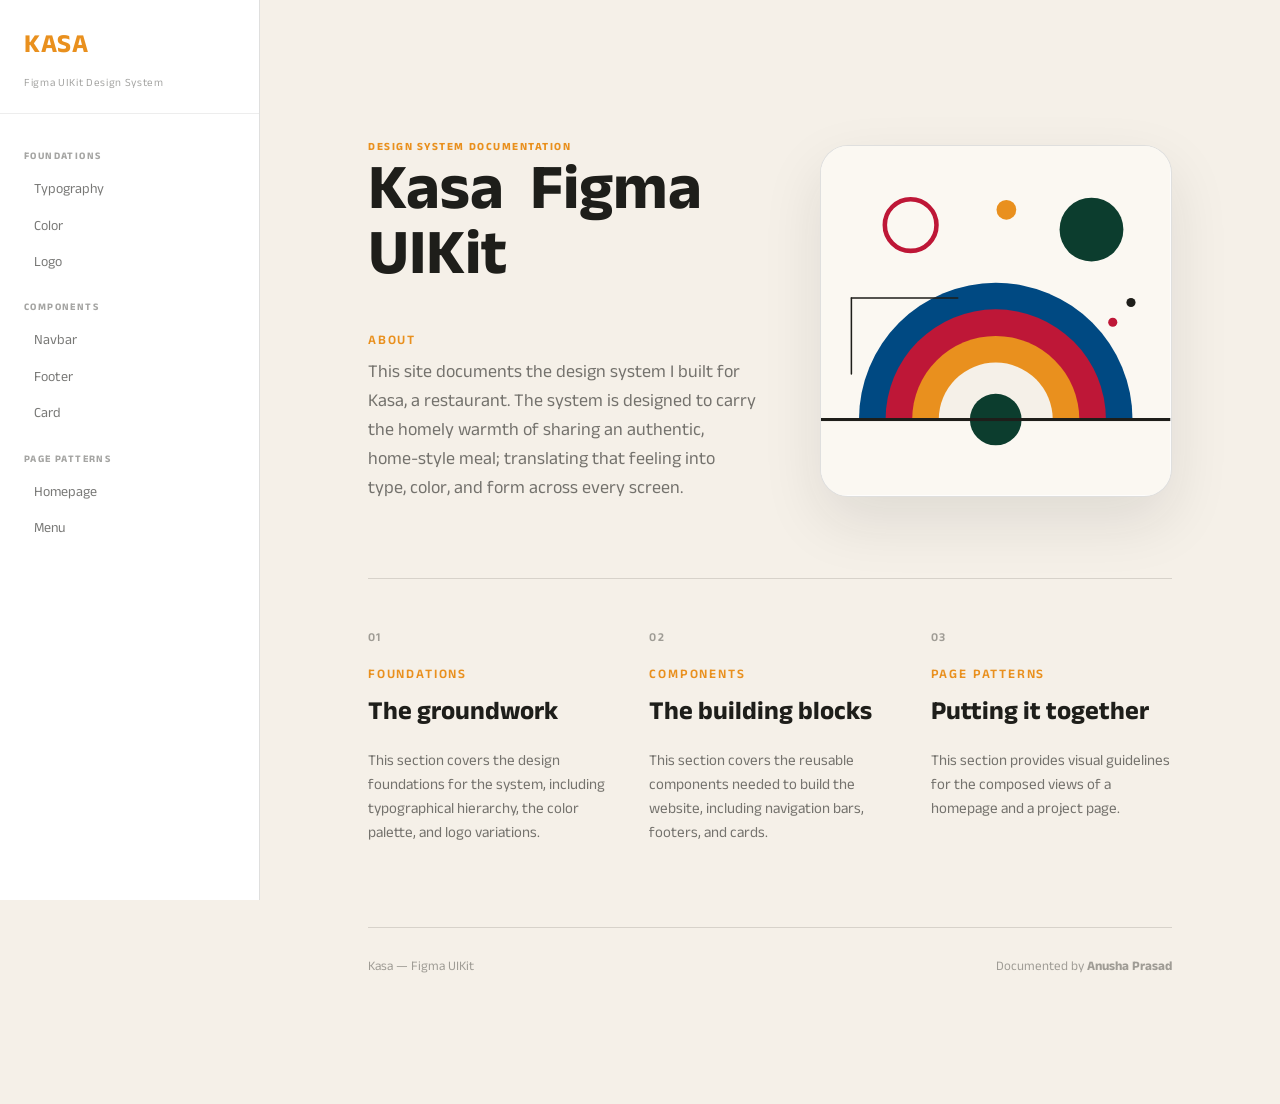
<file: index.html>
<!DOCTYPE html>
<html lang="en">
<head>
  <meta charset="UTF-8" />
  <meta name="viewport" content="width=device-width, initial-scale=1.0" />
  <title>Kasa Figma UIKit Design System</title>
  <link rel="stylesheet" href="styles.css" />
  <style>
    /* H4 label used across the about sections */
    .about-label {
      font-family: var(--font-ui);
      font-weight: 600;
      font-size: 13px;
      letter-spacing: 0.14em;
      text-transform: uppercase;
      color: var(--amber);
      margin: 0 0 10px;
    }

    .hero {
      display: grid;
      grid-template-columns: 1.05fr 0.95fr;
      gap: 64px;
      align-items: center;
      min-height: 58vh;
      padding-top: 8px;
    }
    .hero h1 {
      font-size: 64px;
      line-height: 1.02;
      margin-bottom: 34px;
      max-width: 12ch;
    }
    .hero-about p {
      margin: 0;
      font-size: 18px;
      line-height: 1.6;
      color: var(--ink-60);
      max-width: 46ch;
    }

    /* Decorative artwork frame */
    .hero-art {
      position: relative;
      width: 100%;
      aspect-ratio: 1 / 1;
      max-width: 460px;
      margin-left: auto;
      border-radius: 28px;
      overflow: hidden;
      background: var(--white);
      border: 1px solid var(--line);
      box-shadow: 0 24px 60px rgba(30,30,26,0.10);
    }
    .hero-art svg { width: 100%; height: 100%; display: block; }

    /* Three about sections */
    .about-cols {
      display: grid;
      grid-template-columns: repeat(3, 1fr);
      gap: 40px;
      margin-top: 8px;
    }
    .about-cols .col-num {
      font-family: var(--font-ui);
      font-size: 12px;
      font-weight: 600;
      letter-spacing: 0.1em;
      color: var(--ink-40);
      margin-bottom: 18px;
    }
    .about-cols h3 { margin: 0 0 14px; }
    .about-cols p { margin: 0; color: var(--ink-60); font-size: 15px; line-height: 1.6; }

    @media (max-width: 880px) {
      .hero { grid-template-columns: 1fr; gap: 40px; min-height: 0; }
      .hero h1 { font-size: 44px; }
      .hero-art { margin: 0; max-width: 360px; }
      .about-cols { grid-template-columns: 1fr; gap: 36px; }
    }
  </style>
</head>
<body data-page="home">
  <main class="content">
    <div class="page">

      <section class="hero">
        <div class="hero-left">
          <div class="page-kicker">Design System Documentation</div>
          <h1 style="font-size: 64px">Kasa 
Figma UIKit

</h1>
          <div class="hero-about">
            <h4 class="about-label">About</h4>
            <p>This site documents the design system I built for Kasa, a restaurant. The system is designed to carry the homely warmth of sharing an authentic, home-style meal; translating that feeling into type, color, and form across every screen.</p>
          </div>
        </div>

        <div class="hero-art" aria-hidden="true">
          <svg viewBox="0 0 460 460" xmlns="http://www.w3.org/2000/svg">
            <defs>
              <clipPath id="frameClip"><rect x="0" y="0" width="460" height="460" rx="28" /></clipPath>
            </defs>
            <g clip-path="url(#frameClip)">
              <rect x="0" y="0" width="460" height="460" fill="#FBF8F2" />

              <!-- sunrise / fan: stacked semicircles echoing the logo motif -->
              <g>
                <path d="M50 360 a180 180 0 0 1 360 0 Z" fill="#004982" />
                <path d="M85 360 a145 145 0 0 1 290 0 Z" fill="#BE1737" />
                <path d="M120 360 a110 110 0 0 1 220 0 Z" fill="#E9901E" />
                <path d="M155 360 a75 75 0 0 1 150 0 Z" fill="#F5F0E8" />
                <circle cx="230" cy="360" r="34" fill="#0C3D2E" />
              </g>

              <!-- baseline -->
              <rect x="0" y="358" width="460" height="4" fill="#1E1E1A" />

              <!-- forest disc, top right -->
              <circle cx="356" cy="110" r="42" fill="#0C3D2E" />
              <!-- crimson ring, top left -->
              <circle cx="118" cy="104" r="34" fill="none" stroke="#BE1737" stroke-width="6" />
              <!-- amber dot -->
              <circle cx="244" cy="84" r="13" fill="#E9901E" />

              <!-- thin geometric accents -->
              <line x1="40" y1="200" x2="180" y2="200" stroke="#1E1E1A" stroke-width="2" stroke-linecap="round" />
              <line x1="40" y1="200" x2="40" y2="300" stroke="#1E1E1A" stroke-width="2" stroke-linecap="round" />
              <circle cx="408" cy="206" r="6" fill="#1E1E1A" />
              <circle cx="384" cy="232" r="6" fill="#BE1737" />
            </g>
          </svg>
        </div>
      </section>

      <hr class="divider" />

      <section class="section" style="margin-top:48px;">
        <div class="about-cols">
          <div>
            <div class="col-num">01</div>
            <h4 class="about-label">Foundations</h4>
            <h3>The groundwork</h3>
            <p>This section covers the design foundations for the system, including typographical hierarchy, the color palette, and logo variations.</p>
          </div>
          <div>
            <div class="col-num">02</div>
            <h4 class="about-label">Components</h4>
            <h3>The building blocks</h3>
            <p>This section covers the reusable components needed to build the website, including navigation bars, footers, and cards.</p>
          </div>
          <div>
            <div class="col-num">03</div>
            <h4 class="about-label">Page Patterns</h4>
            <h3>Putting it together</h3>
            <p>This section provides visual guidelines for the composed views of a homepage and a project page.</p>
          </div>
        </div>
      </section>

      <footer class="doc-footer">
        <span>Kasa — Figma UIKit</span>
        <span>Documented by <b>Anusha Prasad</b></span>
      </footer>

    </div>
  </main>
  <script src="nav.js"></script>
</body>
</html>
</file>
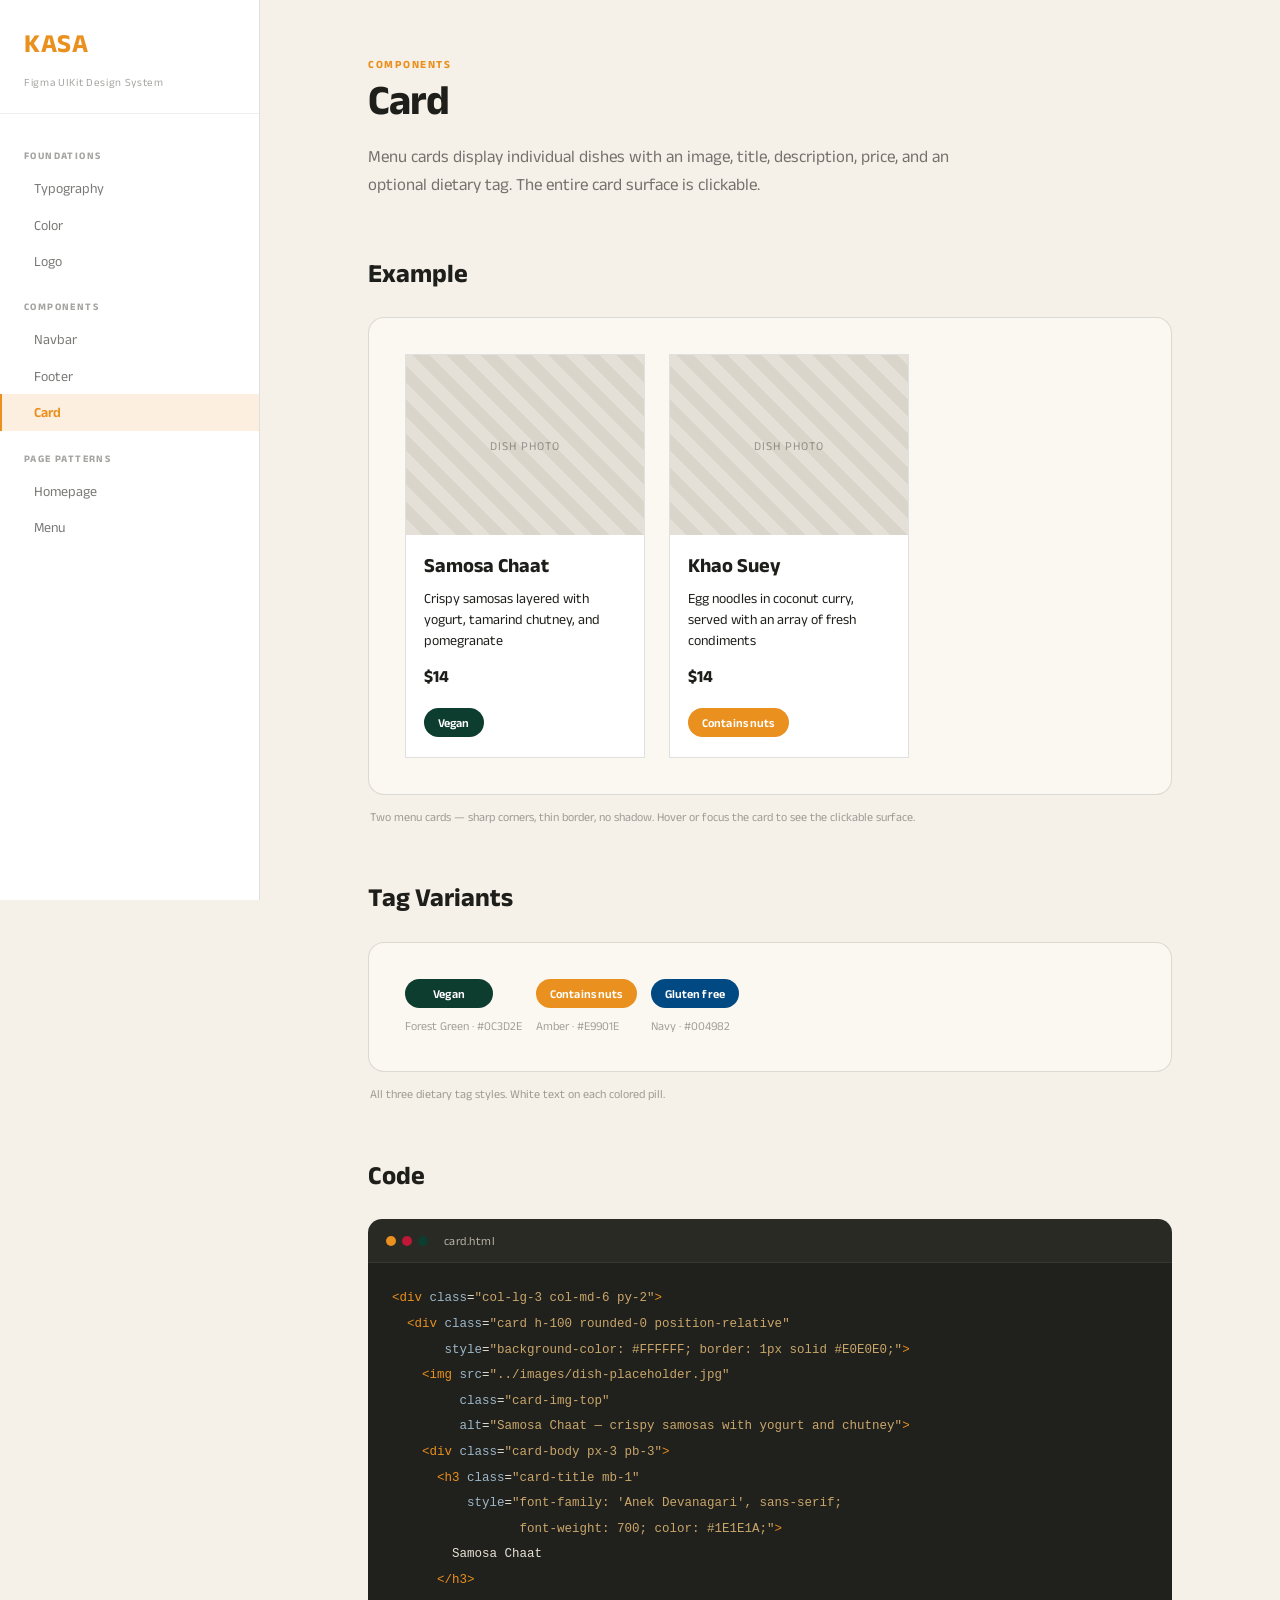
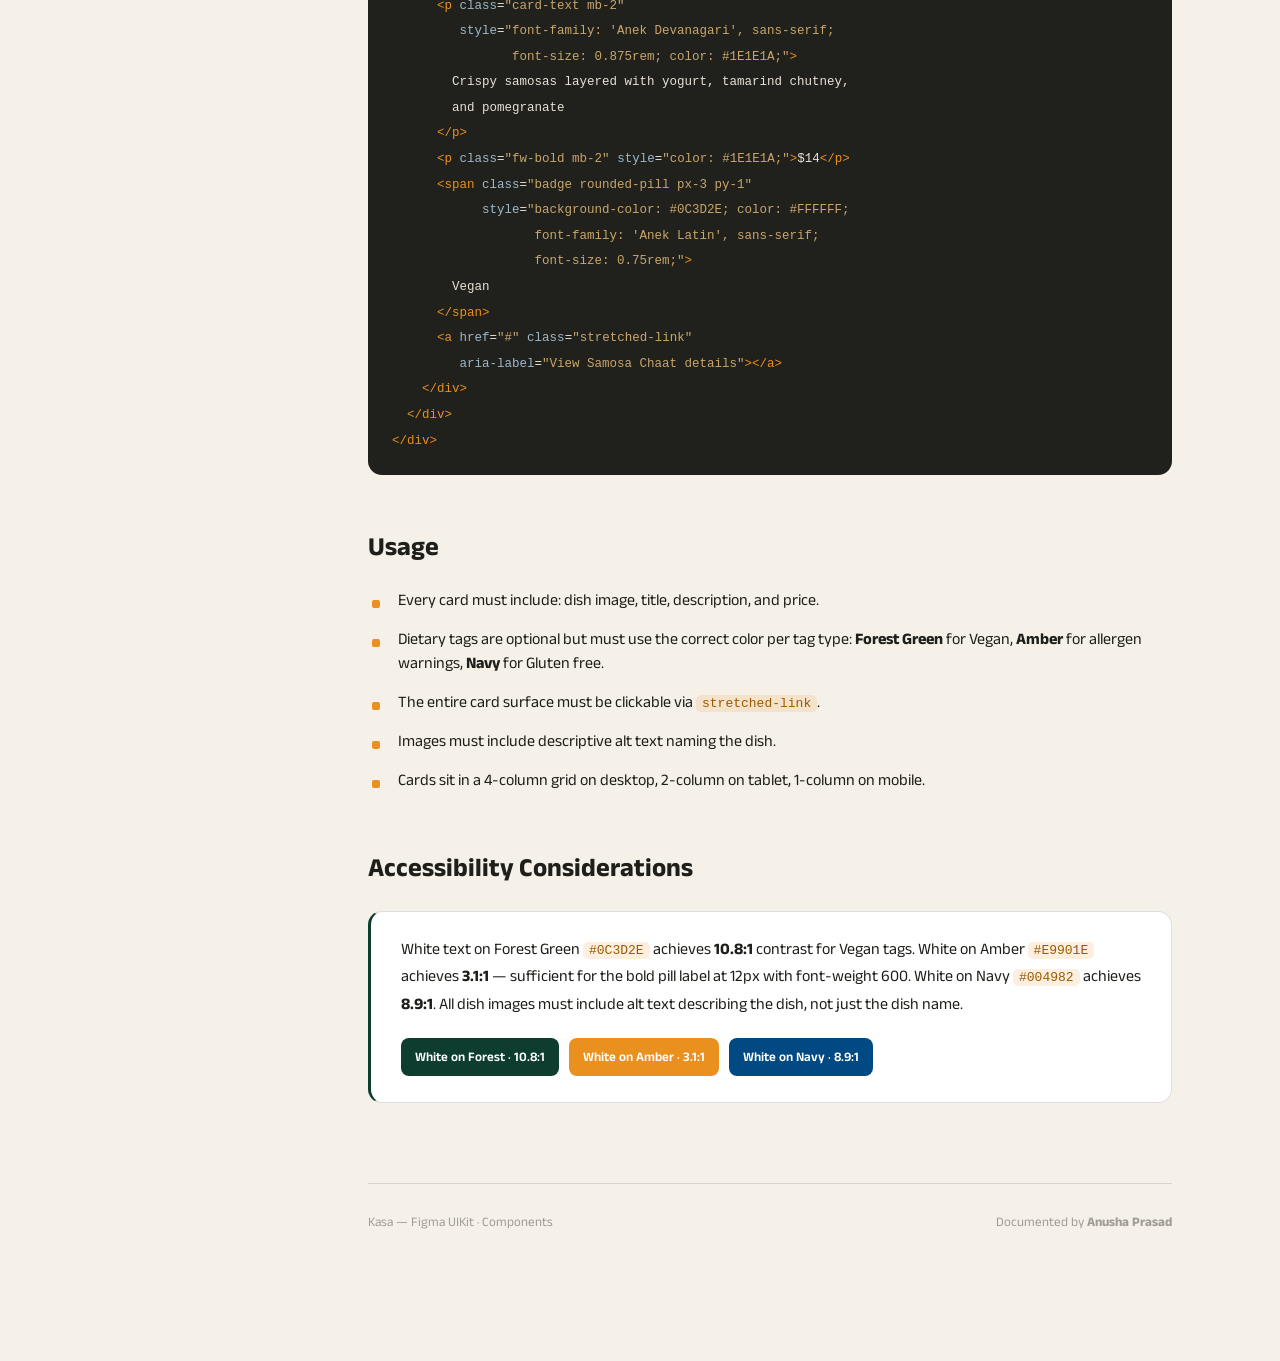
<file: card.html>
<!DOCTYPE html>
<html lang="en">
<head>
  <meta charset="UTF-8" />
  <meta name="viewport" content="width=device-width, initial-scale=1.0" />
  <title>Card — Kasa Figma UIKit</title>
  <link rel="stylesheet" href="../styles.css" />
  <style>
    /* ---- shared component-doc bits (matches navbar/footer) ---- */
    .comp-section { margin-top: 56px; }
    .comp-section > h3 { margin-bottom: 18px; }
    .preview-frame {
      background: #FBF8F2;
      border: 1px solid var(--line);
      border-radius: 16px;
      padding: 36px;
    }
    .preview-caption {
      font-family: var(--font-ui);
      font-size: 12px;
      color: var(--ink-40);
      margin: 12px 2px 0;
    }
    pre.code {
      margin: 0;
      background: #20201C;
      border-radius: 0 0 14px 14px;
      padding: 22px 24px;
      overflow-x: auto;
    }
    pre.code code {
      font-family: ui-monospace, "SF Mono", "JetBrains Mono", Menlo, monospace;
      font-size: 12.5px;
      line-height: 1.75;
      white-space: pre;
      color: #E8E2D6;
    }
    pre.code .t { color: #E9901E; }
    pre.code .a { color: #9DB7C9; }
    pre.code .s { color: #C9A66B; }
    pre.code .c { color: #6B6B62; }
    .code-head {
      display: flex; align-items: center; gap: 8px;
      background: #2A2A25;
      border-radius: 14px 14px 0 0;
      padding: 12px 18px;
      font-family: var(--font-ui);
      font-size: 12px;
      letter-spacing: 0.04em;
      color: #B7B2A6;
      border-bottom: 1px solid rgba(255,255,255,0.06);
    }
    .dot3 { display: flex; gap: 6px; margin-right: 8px; }
    .dot3 span { width: 10px; height: 10px; border-radius: 50%; }

    ul.usage { list-style: none; margin: 0; padding: 0; display: grid; gap: 14px; }
    ul.usage li {
      position: relative; padding-left: 30px;
      font-size: 16px; line-height: 1.55; color: var(--ink);
    }
    ul.usage li::before {
      content: ""; position: absolute; left: 4px; top: 9px;
      width: 8px; height: 8px; border-radius: 2px; background: var(--amber);
    }
    ul.usage li code, .a11y-box code {
      font-family: ui-monospace, "SF Mono", Menlo, monospace;
      font-size: 13px; background: var(--amber-soft); color: #9a5a00;
      padding: 1px 6px; border-radius: 5px;
    }
    .a11y-box {
      background: var(--white); border: 1px solid var(--line);
      border-left: 3px solid var(--forest); border-radius: 14px;
      padding: 26px 30px; font-size: 16px; line-height: 1.7; color: var(--ink);
    }
    .a11y-box .ratios { display: flex; flex-wrap: wrap; gap: 10px; margin-top: 18px; }
    .a11y-box .rc {
      font-family: var(--font-ui); font-size: 13px; font-weight: 600;
      padding: 8px 14px; border-radius: 8px; white-space: nowrap;
    }

    /* ============ Menu card component ============ */
    .card-row {
      display: grid;
      grid-template-columns: repeat(2, minmax(0, 240px));
      gap: 24px;
      justify-content: start;
    }
    .menu-card {
      position: relative;
      background: #FFFFFF;
      border: 1px solid #E0E0E0;
      border-radius: 0;            /* sharp corners */
      overflow: hidden;
      display: flex;
      flex-direction: column;
      transition: border-color 0.18s var(--ease), transform 0.18s var(--ease);
    }
    .menu-card:hover { border-color: var(--amber); transform: translateY(-2px); }
    .dish-photo {
      height: 180px;
      width: 100%;
      background:
        repeating-linear-gradient(45deg, #E4E0D7 0 12px, #DAD5CB 12px 24px);
      display: grid;
      place-items: center;
    }
    .dish-photo span {
      font-family: var(--font-ui);
      font-size: 12px;
      letter-spacing: 0.08em;
      text-transform: uppercase;
      color: rgba(30,30,26,0.4);
    }
    .menu-card .body { padding: 18px 18px 20px; }
    .menu-card h3 {
      font-family: var(--font-display);
      font-weight: 700;
      font-size: 20px;
      color: #1E1E1A;
      margin: 0 0 6px;
    }
    .menu-card .desc {
      font-family: var(--font-display);
      font-weight: 400;
      font-size: 14px;
      line-height: 1.5;
      color: #1E1E1A;
      margin: 0 0 12px;
    }
    .menu-card .price {
      font-family: var(--font-display);
      font-weight: 700;
      font-size: 17px;
      color: #1E1E1A;
      margin: 0 0 14px;
    }
    .menu-card .stretched-link {
      position: absolute; inset: 0;
      z-index: 1;
    }
    .menu-card:focus-within { outline: 2px solid var(--amber); outline-offset: 2px; }

    /* ---- tag / badge ---- */
    .tag {
      display: inline-block;
      font-family: var(--font-ui);
      font-weight: 600;
      font-size: 12px;
      letter-spacing: 0.01em;
      color: #FFFFFF;
      padding: 5px 14px;
      border-radius: 100px;
      position: relative;
      white-space: nowrap;
      z-index: 2;            /* sits above stretched-link */
    }
    .tag-vegan    { background: #0C3D2E; }
    .tag-allergen { background: #E9901E; }
    .tag-gf       { background: #004982; }

    .tag-variants { display: flex; flex-wrap: wrap; gap: 14px; align-items: center; }
    .tag-variant-item { display: flex; flex-direction: column; gap: 8px; }
    .tag-variant-item .vlabel {
      font-family: var(--font-ui);
      font-size: 12px;
      color: var(--ink-40);
    }

    @media (max-width: 560px) {
      .card-row { grid-template-columns: minmax(0, 1fr); }
      .preview-frame { padding: 22px; }
    }
  </style>
</head>
<body data-page="card">
  <main class="content">
    <div class="page">

      <header>
        <div class="page-kicker">Components</div>
        <h2 class="page-title">Card</h2>
        <p class="page-intro">Menu cards display individual dishes with an image, title, description, price, and an optional dietary tag. The entire card surface is clickable.</p>
      </header>

      <!-- 1. Example -->
      <section class="comp-section">
        <h3>Example</h3>
        <div class="preview-frame">
          <div class="card-row">

            <!-- Card 1 — Vegan -->
            <article class="menu-card">
              <div class="dish-photo"><span>Dish photo</span></div>
              <div class="body">
                <h3>Samosa Chaat</h3>
                <p class="desc">Crispy samosas layered with yogurt, tamarind chutney, and pomegranate</p>
                <p class="price">$14</p>
                <span class="tag tag-vegan">Vegan</span>
                <a href="#" class="stretched-link" aria-label="View Samosa Chaat details"></a>
              </div>
            </article>

            <!-- Card 2 — Allergen -->
            <article class="menu-card">
              <div class="dish-photo"><span>Dish photo</span></div>
              <div class="body">
                <h3>Khao Suey</h3>
                <p class="desc">Egg noodles in coconut curry, served with an array of fresh condiments</p>
                <p class="price">$14</p>
                <span class="tag tag-allergen">Contains nuts</span>
                <a href="#" class="stretched-link" aria-label="View Khao Suey details"></a>
              </div>
            </article>

          </div>
        </div>
        <p class="preview-caption">Two menu cards — sharp corners, thin border, no shadow. Hover or focus the card to see the clickable surface.</p>
      </section>

      <!-- 2. Tag Variants -->
      <section class="comp-section">
        <h3>Tag Variants</h3>
        <div class="preview-frame">
          <div class="tag-variants">
            <div class="tag-variant-item">
              <span class="tag tag-vegan" style="width: 88px; text-align: center">Vegan</span>
              <span class="vlabel">Forest Green · #0C3D2E</span>
            </div>
            <div class="tag-variant-item">
              <span class="tag tag-allergen">Contains nuts</span>
              <span class="vlabel">Amber · #E9901E</span>
            </div>
            <div class="tag-variant-item">
              <span class="tag tag-gf">Gluten free</span>
              <span class="vlabel">Navy · #004982</span>
            </div>
          </div>
        </div>
        <p class="preview-caption">All three dietary tag styles. White text on each colored pill.</p>
      </section>

      <!-- 3. Code -->
      <section class="comp-section">
        <h3>Code</h3>
        <div class="code-head">
          <span class="dot3"><span style="background:#E9901E;"></span><span style="background:#BE1737;"></span><span style="background:#0C3D2E;"></span></span>
          card.html
        </div>
        <pre class="code"><code><span class="t">&lt;div</span> <span class="a">class</span>=<span class="s">"col-lg-3 col-md-6 py-2"</span><span class="t">&gt;</span>
  <span class="t">&lt;div</span> <span class="a">class</span>=<span class="s">"card h-100 rounded-0 position-relative"</span>
       <span class="a">style</span>=<span class="s">"background-color: #FFFFFF; border: 1px solid #E0E0E0;"</span><span class="t">&gt;</span>
    <span class="t">&lt;img</span> <span class="a">src</span>=<span class="s">"../images/dish-placeholder.jpg"</span>
         <span class="a">class</span>=<span class="s">"card-img-top"</span>
         <span class="a">alt</span>=<span class="s">"Samosa Chaat — crispy samosas with yogurt and chutney"</span><span class="t">&gt;</span>
    <span class="t">&lt;div</span> <span class="a">class</span>=<span class="s">"card-body px-3 pb-3"</span><span class="t">&gt;</span>
      <span class="t">&lt;h3</span> <span class="a">class</span>=<span class="s">"card-title mb-1"</span>
          <span class="a">style</span>=<span class="s">"font-family: 'Anek Devanagari', sans-serif;
                 font-weight: 700; color: #1E1E1A;"</span><span class="t">&gt;</span>
        Samosa Chaat
      <span class="t">&lt;/h3&gt;</span>
      <span class="t">&lt;p</span> <span class="a">class</span>=<span class="s">"card-text mb-2"</span>
         <span class="a">style</span>=<span class="s">"font-family: 'Anek Devanagari', sans-serif;
                font-size: 0.875rem; color: #1E1E1A;"</span><span class="t">&gt;</span>
        Crispy samosas layered with yogurt, tamarind chutney,
        and pomegranate
      <span class="t">&lt;/p&gt;</span>
      <span class="t">&lt;p</span> <span class="a">class</span>=<span class="s">"fw-bold mb-2"</span> <span class="a">style</span>=<span class="s">"color: #1E1E1A;"</span><span class="t">&gt;</span>$14<span class="t">&lt;/p&gt;</span>
      <span class="t">&lt;span</span> <span class="a">class</span>=<span class="s">"badge rounded-pill px-3 py-1"</span>
            <span class="a">style</span>=<span class="s">"background-color: #0C3D2E; color: #FFFFFF;
                   font-family: 'Anek Latin', sans-serif;
                   font-size: 0.75rem;"</span><span class="t">&gt;</span>
        Vegan
      <span class="t">&lt;/span&gt;</span>
      <span class="t">&lt;a</span> <span class="a">href</span>=<span class="s">"#"</span> <span class="a">class</span>=<span class="s">"stretched-link"</span>
         <span class="a">aria-label</span>=<span class="s">"View Samosa Chaat details"</span><span class="t">&gt;&lt;/a&gt;</span>
    <span class="t">&lt;/div&gt;</span>
  <span class="t">&lt;/div&gt;</span>
<span class="t">&lt;/div&gt;</span></code></pre>
      </section>

      <!-- 4. Usage -->
      <section class="comp-section">
        <h3>Usage</h3>
        <ul class="usage">
          <li>Every card must include: dish image, title, description, and price.</li>
          <li>Dietary tags are optional but must use the correct color per tag type: <b>Forest Green</b> for Vegan, <b>Amber</b> for allergen warnings, <b>Navy</b> for Gluten free.</li>
          <li>The entire card surface must be clickable via <code>stretched-link</code>.</li>
          <li>Images must include descriptive alt text naming the dish.</li>
          <li>Cards sit in a 4-column grid on desktop, 2-column on tablet, 1-column on mobile.</li>
        </ul>
      </section>

      <!-- 5. Accessibility -->
      <section class="comp-section">
        <h3>Accessibility Considerations</h3>
        <div class="a11y-box">
          <p style="margin:0;">White text on Forest Green <code>#0C3D2E</code> achieves <b>10.8:1</b> contrast for Vegan tags. White on Amber <code>#E9901E</code> achieves <b>3.1:1</b> — sufficient for the bold pill label at 12px with font-weight 600. White on Navy <code>#004982</code> achieves <b>8.9:1</b>. All dish images must include alt text describing the dish, not just the dish name.</p>
          <div class="ratios">
            <span class="rc" style="background:#0C3D2E;color:#FFFFFF;">White on Forest · 10.8:1</span>
            <span class="rc" style="background:#E9901E;color:#FFFFFF;">White on Amber · 3.1:1</span>
            <span class="rc" style="background:#004982;color:#FFFFFF;">White on Navy · 8.9:1</span>
          </div>
        </div>
      </section>

      <footer class="doc-footer">
        <span>Kasa — Figma UIKit · Components</span>
        <span>Documented by <b>Anusha Prasad</b></span>
      </footer>

    </div>
  </main>
  <script src="../nav.js"></script>
</body>
</html>
</file>
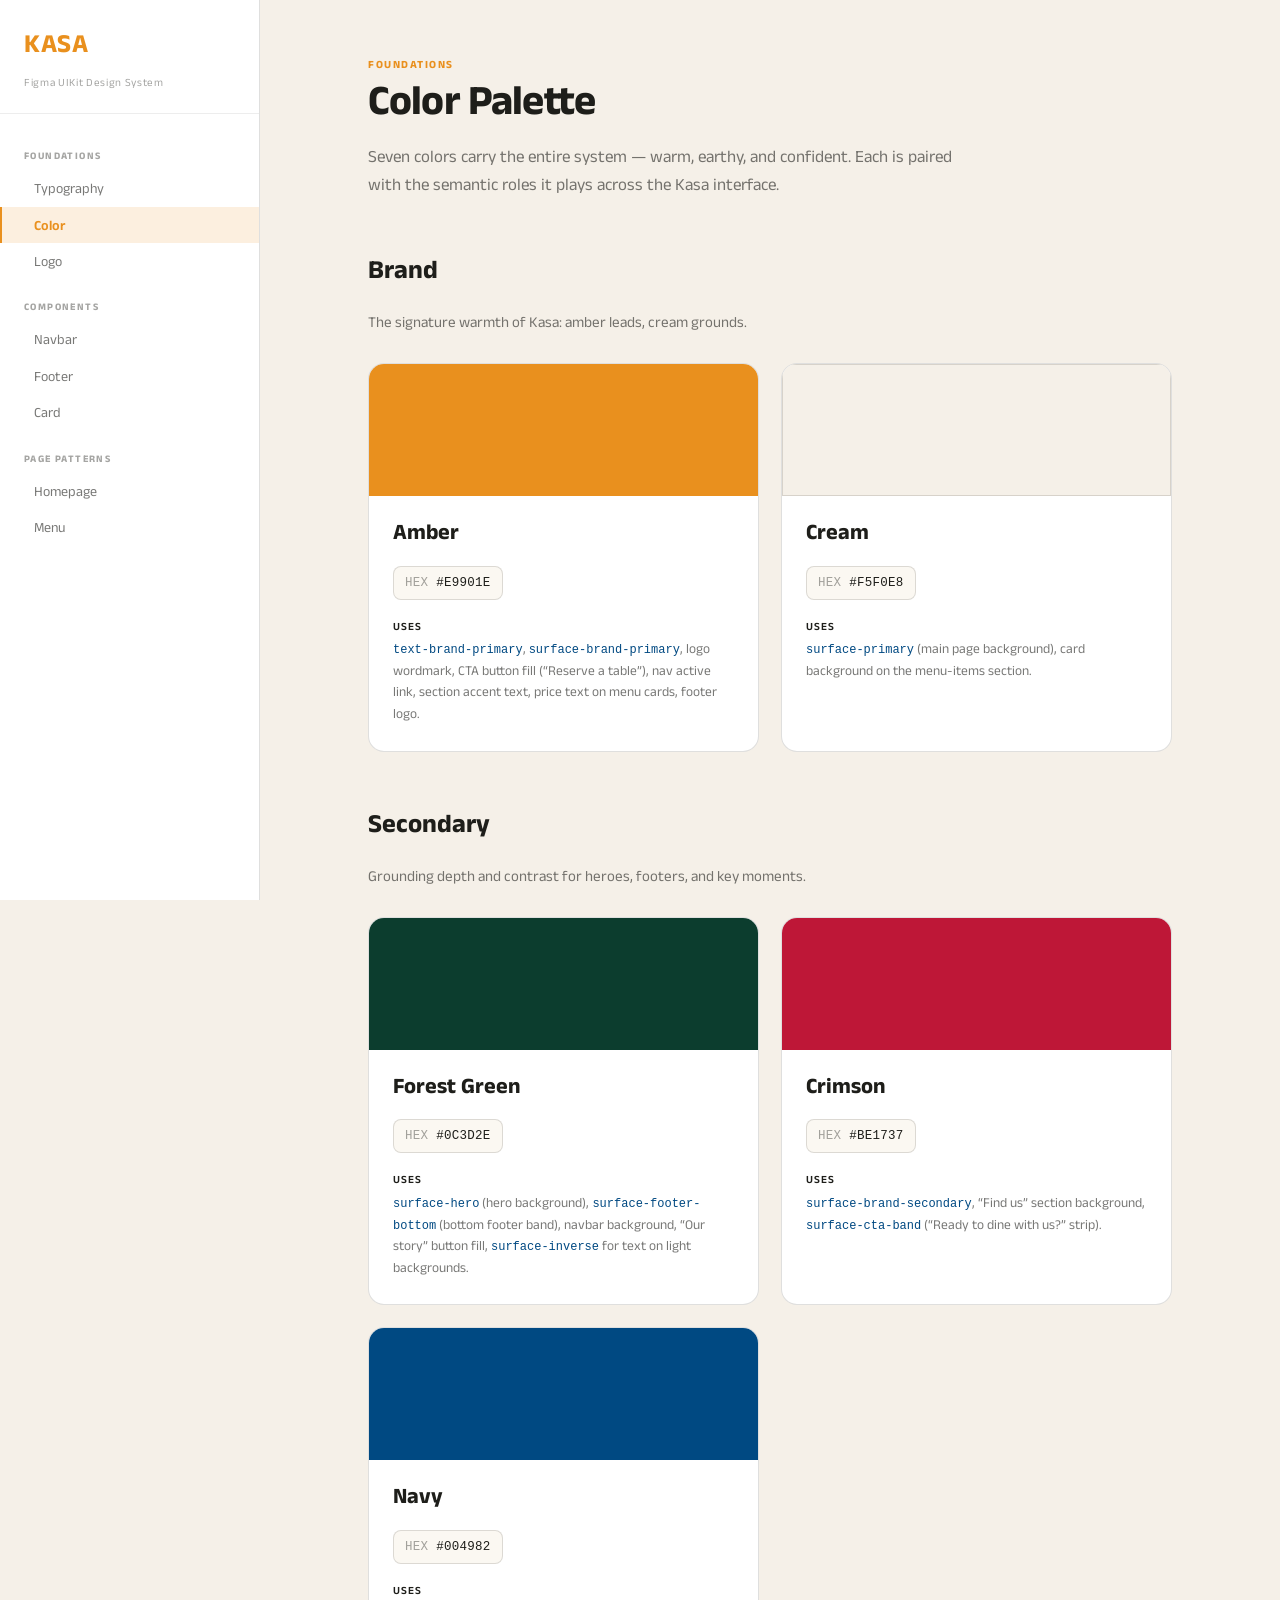
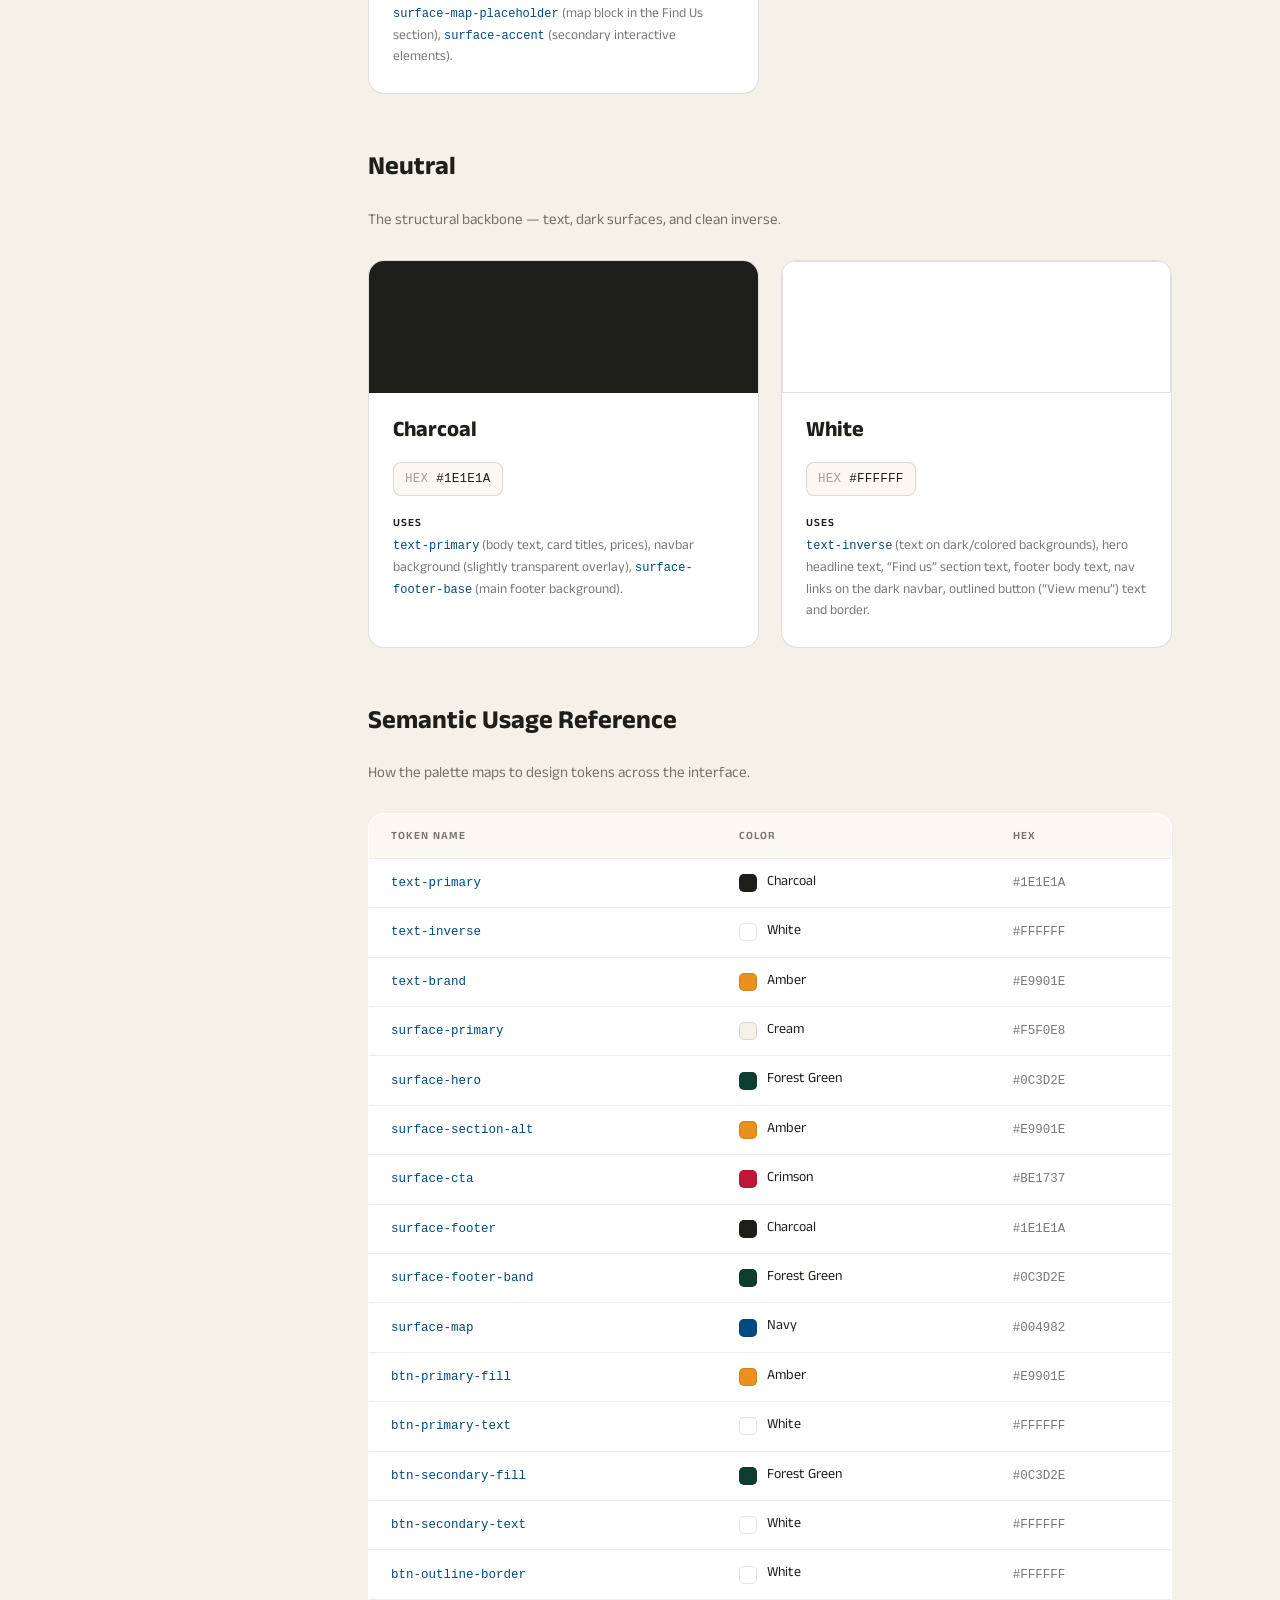
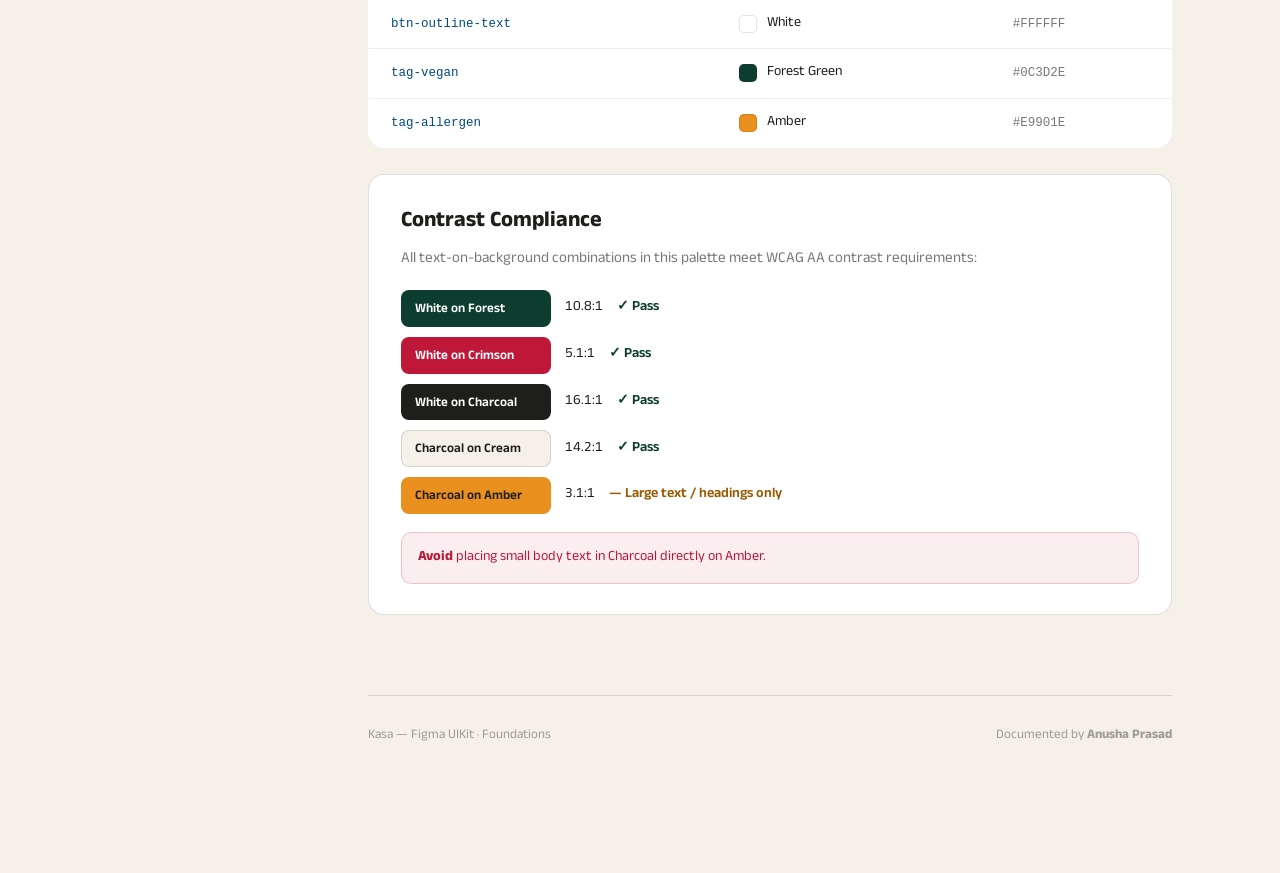
<file: color.html>
<!DOCTYPE html>
<html lang="en">
<head>
  <meta charset="UTF-8" />
  <meta name="viewport" content="width=device-width, initial-scale=1.0" />
  <title>Color — Kasa Figma UIKit</title>
  <link rel="stylesheet" href="../styles.css" />
  <style>
    .swatch-grid {
      display: grid;
      grid-template-columns: repeat(2, 1fr);
      gap: 22px;
    }
    .swatch-card {
      background: var(--white);
      border: 1px solid var(--line);
      border-radius: 16px;
      overflow: hidden;
      display: flex;
      flex-direction: column;
    }
    .swatch-chip {
      height: 132px;
      width: 100%;
      position: relative;
    }
    .swatch-chip[data-light="true"] { box-shadow: inset 0 0 0 1px var(--line); }
    .swatch-body { padding: 22px 24px 24px; }
    .swatch-body h4 {
      margin: 0 0 12px;
      font-family: var(--font-display);
      font-weight: 700;
      font-size: 22px;
    }
    .hex {
      display: inline-flex;
      align-items: center;
      gap: 8px;
      font-family: ui-monospace, "SF Mono", "JetBrains Mono", Menlo, monospace;
      font-size: 12.5px;
      letter-spacing: 0.02em;
      color: var(--ink);
      background: #FBF8F2;
      border: 1px solid var(--line);
      border-radius: 8px;
      padding: 6px 11px;
    }
    .hex .hex-k { color: var(--ink-40); }
    .uses {
      margin: 18px 0 0;
      font-size: 13.5px;
      line-height: 1.6;
      color: var(--ink-60);
    }
    .uses .uses-k {
      font-family: var(--font-ui);
      font-weight: 600;
      font-size: 11px;
      letter-spacing: 0.1em;
      text-transform: uppercase;
      color: var(--charcoal);
      display: block;
      margin-bottom: 5px;
    }
    .uses code {
      font-family: ui-monospace, "SF Mono", Menlo, monospace;
      font-size: 12px;
      color: var(--navy);
    }

    .sec-h3 { margin-bottom: 6px; }
    .sec-note { color: var(--ink-60); margin: 0 0 24px; font-size: 15px; }

    /* Reference table */
    .token-table {
      width: 100%;
      border-collapse: collapse;
      background: var(--white);
      border: 1px solid var(--line);
      border-radius: 16px;
      overflow: hidden;
    }
    .token-table th, .token-table td {
      text-align: left;
      padding: 13px 22px;
      font-size: 14px;
      border-bottom: 1px solid var(--line-soft);
    }
    .token-table thead th {
      font-family: var(--font-ui);
      font-weight: 600;
      font-size: 11px;
      letter-spacing: 0.1em;
      text-transform: uppercase;
      color: var(--ink-60);
      background: #FBF8F2;
    }
    .token-table tbody tr:last-child td { border-bottom: none; }
    .token-table td.tok {
      font-family: ui-monospace, "SF Mono", Menlo, monospace;
      font-size: 12.5px;
      color: var(--navy);
      white-space: nowrap;
    }
    .token-table .swatch-cell { display: flex; align-items: center; gap: 10px; }
    .dot {
      width: 18px; height: 18px;
      border-radius: 5px;
      flex: none;
      box-shadow: inset 0 0 0 1px rgba(30,30,26,0.12);
    }
    .token-table td.hexcol {
      font-family: ui-monospace, "SF Mono", Menlo, monospace;
      font-size: 12.5px;
      color: var(--ink-60);
    }

    /* Accessibility */
    .a11y {
      margin-top: 26px;
      background: var(--white);
      border: 1px solid var(--line);
      border-radius: 16px;
      padding: 30px 32px;
    }
    .a11y h4 { margin: 0 0 8px; font-family: var(--font-display); font-weight: 700; font-size: 22px; }
    .a11y p.lead { margin: 0 0 18px; color: var(--ink-60); font-size: 15px; }
    .a11y ul { list-style: none; margin: 0; padding: 0; display: grid; gap: 10px; }
    .a11y li {
      display: flex;
      align-items: center;
      gap: 14px;
      font-size: 14px;
    }
    .ratio-chip {
      font-family: var(--font-ui);
      font-size: 13px;
      font-weight: 600;
      padding: 8px 14px;
      border-radius: 8px;
      flex: none;
      min-width: 150px;
    }
    .a11y li .ratio-num { font-variant-numeric: tabular-nums; }
    .pass { color: var(--forest); font-weight: 600; }
    .warn { color: #9a5a00; font-weight: 600; }
    .a11y .avoid {
      margin: 18px 0 0;
      padding: 14px 16px;
      background: rgba(190,23,55,0.07);
      border: 1px solid rgba(190,23,55,0.2);
      border-radius: 10px;
      font-size: 14px;
      color: var(--crimson);
    }

    @media (max-width: 880px) {
      .swatch-grid { grid-template-columns: 1fr; }
      .a11y li { flex-wrap: wrap; }
    }
  </style>
</head>
<body data-page="color">
  <main class="content">
    <div class="page">

      <header>
        <div class="page-kicker">Foundations</div>
        <h2 class="page-title">Color Palette</h2>
        <p class="page-intro">Seven colors carry the entire system — warm, earthy, and confident. Each is paired with the semantic roles it plays across the Kasa interface.</p>
      </header>

      <!-- SECTION 1 — Brand -->
      <section class="section" style="margin-top:52px;">
        <div class="section-head">
          <h3 class="sec-h3">Brand</h3>
          <p class="sec-note">The signature warmth of Kasa: amber leads, cream grounds.</p>
        </div>
        <div class="swatch-grid">

          <div class="swatch-card">
            <div class="swatch-chip" style="background:#E9901E;"></div>
            <div class="swatch-body">
              <h4>Amber</h4>
              <span class="hex"><span class="hex-k">HEX</span> #E9901E</span>
              <p class="uses"><span class="uses-k">Uses</span><code>text-brand-primary</code>, <code>surface-brand-primary</code>, logo wordmark, CTA button fill (“Reserve a table”), nav active link, section accent text, price text on menu cards, footer logo.</p>
            </div>
          </div>

          <div class="swatch-card">
            <div class="swatch-chip" data-light="true" style="background:#F5F0E8;"></div>
            <div class="swatch-body">
              <h4>Cream</h4>
              <span class="hex"><span class="hex-k">HEX</span> #F5F0E8</span>
              <p class="uses"><span class="uses-k">Uses</span><code>surface-primary</code> (main page background), card background on the menu-items section.</p>
            </div>
          </div>

        </div>
      </section>

      <!-- SECTION 2 — Secondary -->
      <section class="section">
        <div class="section-head">
          <h3 class="sec-h3">Secondary</h3>
          <p class="sec-note">Grounding depth and contrast for heroes, footers, and key moments.</p>
        </div>
        <div class="swatch-grid">

          <div class="swatch-card">
            <div class="swatch-chip" style="background:#0C3D2E;"></div>
            <div class="swatch-body">
              <h4>Forest Green</h4>
              <span class="hex"><span class="hex-k">HEX</span> #0C3D2E</span>
              <p class="uses"><span class="uses-k">Uses</span><code>surface-hero</code> (hero background), <code>surface-footer-bottom</code> (bottom footer band), navbar background, “Our story” button fill, <code>surface-inverse</code> for text on light backgrounds.</p>
            </div>
          </div>

          <div class="swatch-card">
            <div class="swatch-chip" style="background:#BE1737;"></div>
            <div class="swatch-body">
              <h4>Crimson</h4>
              <span class="hex"><span class="hex-k">HEX</span> #BE1737</span>
              <p class="uses"><span class="uses-k">Uses</span><code>surface-brand-secondary</code>, “Find us” section background, <code>surface-cta-band</code> (“Ready to dine with us?” strip).</p>
            </div>
          </div>

          <div class="swatch-card">
            <div class="swatch-chip" style="background:#004982;"></div>
            <div class="swatch-body">
              <h4>Navy</h4>
              <span class="hex"><span class="hex-k">HEX</span> #004982</span>
              <p class="uses"><span class="uses-k">Uses</span><code>surface-map-placeholder</code> (map block in the Find Us section), <code>surface-accent</code> (secondary interactive elements).</p>
            </div>
          </div>

        </div>
      </section>

      <!-- SECTION 3 — Neutral -->
      <section class="section">
        <div class="section-head">
          <h3 class="sec-h3">Neutral</h3>
          <p class="sec-note">The structural backbone — text, dark surfaces, and clean inverse.</p>
        </div>
        <div class="swatch-grid">

          <div class="swatch-card">
            <div class="swatch-chip" style="background:#1E1E1A;"></div>
            <div class="swatch-body">
              <h4>Charcoal</h4>
              <span class="hex"><span class="hex-k">HEX</span> #1E1E1A</span>
              <p class="uses"><span class="uses-k">Uses</span><code>text-primary</code> (body text, card titles, prices), navbar background (slightly transparent overlay), <code>surface-footer-base</code> (main footer background).</p>
            </div>
          </div>

          <div class="swatch-card">
            <div class="swatch-chip" data-light="true" style="background:#FFFFFF;"></div>
            <div class="swatch-body">
              <h4>White</h4>
              <span class="hex"><span class="hex-k">HEX</span> #FFFFFF</span>
              <p class="uses"><span class="uses-k">Uses</span><code>text-inverse</code> (text on dark/colored backgrounds), hero headline text, “Find us” section text, footer body text, nav links on the dark navbar, outlined button (“View menu”) text and border.</p>
            </div>
          </div>

        </div>
      </section>

      <!-- SECTION 4 — Semantic Usage Reference -->
      <section class="section">
        <div class="section-head">
          <h3 class="sec-h3">Semantic Usage Reference</h3>
          <p class="sec-note">How the palette maps to design tokens across the interface.</p>
        </div>

        <table class="token-table">
          <thead>
            <tr><th>Token Name</th><th>Color</th><th>Hex</th></tr>
          </thead>
          <tbody>
            <tr><td class="tok">text-primary</td><td><span class="swatch-cell"><span class="dot" style="background:#1E1E1A;"></span>Charcoal</span></td><td class="hexcol">#1E1E1A</td></tr>
            <tr><td class="tok">text-inverse</td><td><span class="swatch-cell"><span class="dot" style="background:#FFFFFF;"></span>White</span></td><td class="hexcol">#FFFFFF</td></tr>
            <tr><td class="tok">text-brand</td><td><span class="swatch-cell"><span class="dot" style="background:#E9901E;"></span>Amber</span></td><td class="hexcol">#E9901E</td></tr>
            <tr><td class="tok">surface-primary</td><td><span class="swatch-cell"><span class="dot" style="background:#F5F0E8;"></span>Cream</span></td><td class="hexcol">#F5F0E8</td></tr>
            <tr><td class="tok">surface-hero</td><td><span class="swatch-cell"><span class="dot" style="background:#0C3D2E;"></span>Forest Green</span></td><td class="hexcol">#0C3D2E</td></tr>
            <tr><td class="tok">surface-section-alt</td><td><span class="swatch-cell"><span class="dot" style="background:#E9901E;"></span>Amber</span></td><td class="hexcol">#E9901E</td></tr>
            <tr><td class="tok">surface-cta</td><td><span class="swatch-cell"><span class="dot" style="background:#BE1737;"></span>Crimson</span></td><td class="hexcol">#BE1737</td></tr>
            <tr><td class="tok">surface-footer</td><td><span class="swatch-cell"><span class="dot" style="background:#1E1E1A;"></span>Charcoal</span></td><td class="hexcol">#1E1E1A</td></tr>
            <tr><td class="tok">surface-footer-band</td><td><span class="swatch-cell"><span class="dot" style="background:#0C3D2E;"></span>Forest Green</span></td><td class="hexcol">#0C3D2E</td></tr>
            <tr><td class="tok">surface-map</td><td><span class="swatch-cell"><span class="dot" style="background:#004982;"></span>Navy</span></td><td class="hexcol">#004982</td></tr>
            <tr><td class="tok">btn-primary-fill</td><td><span class="swatch-cell"><span class="dot" style="background:#E9901E;"></span>Amber</span></td><td class="hexcol">#E9901E</td></tr>
            <tr><td class="tok">btn-primary-text</td><td><span class="swatch-cell"><span class="dot" style="background:#FFFFFF;"></span>White</span></td><td class="hexcol">#FFFFFF</td></tr>
            <tr><td class="tok">btn-secondary-fill</td><td><span class="swatch-cell"><span class="dot" style="background:#0C3D2E;"></span>Forest Green</span></td><td class="hexcol">#0C3D2E</td></tr>
            <tr><td class="tok">btn-secondary-text</td><td><span class="swatch-cell"><span class="dot" style="background:#FFFFFF;"></span>White</span></td><td class="hexcol">#FFFFFF</td></tr>
            <tr><td class="tok">btn-outline-border</td><td><span class="swatch-cell"><span class="dot" style="background:#FFFFFF;"></span>White</span></td><td class="hexcol">#FFFFFF</td></tr>
            <tr><td class="tok">btn-outline-text</td><td><span class="swatch-cell"><span class="dot" style="background:#FFFFFF;"></span>White</span></td><td class="hexcol">#FFFFFF</td></tr>
            <tr><td class="tok">tag-vegan</td><td><span class="swatch-cell"><span class="dot" style="background:#0C3D2E;"></span>Forest Green</span></td><td class="hexcol">#0C3D2E</td></tr>
            <tr><td class="tok">tag-allergen</td><td><span class="swatch-cell"><span class="dot" style="background:#E9901E;"></span>Amber</span></td><td class="hexcol">#E9901E</td></tr>
          </tbody>
        </table>

        <!-- Accessibility -->
        <div class="a11y">
          <h4>Contrast Compliance</h4>
          <p class="lead">All text-on-background combinations in this palette meet WCAG AA contrast requirements:</p>
          <ul>
            <li><span class="ratio-chip" style="background:#0C3D2E;color:#fff;">White on Forest</span><span class="ratio-num">10.8:1</span><span class="pass">✓ Pass</span></li>
            <li><span class="ratio-chip" style="background:#BE1737;color:#fff;">White on Crimson</span><span class="ratio-num">5.1:1</span><span class="pass">✓ Pass</span></li>
            <li><span class="ratio-chip" style="background:#1E1E1A;color:#fff;">White on Charcoal</span><span class="ratio-num">16.1:1</span><span class="pass">✓ Pass</span></li>
            <li><span class="ratio-chip" style="background:#F5F0E8;color:#1E1E1A;box-shadow:inset 0 0 0 1px var(--line);">Charcoal on Cream</span><span class="ratio-num">14.2:1</span><span class="pass">✓ Pass</span></li>
            <li><span class="ratio-chip" style="background:#E9901E;color:#1E1E1A;">Charcoal on Amber</span><span class="ratio-num">3.1:1</span><span class="warn">— Large text / headings only</span></li>
          </ul>
          <p class="avoid"><b>Avoid</b> placing small body text in Charcoal directly on Amber.</p>
        </div>
      </section>

      <footer class="doc-footer">
        <span>Kasa — Figma UIKit · Foundations</span>
        <span>Documented by <b>Anusha Prasad</b></span>
      </footer>

    </div>
  </main>
  <script src="../nav.js"></script>
</body>
</html>
</file>
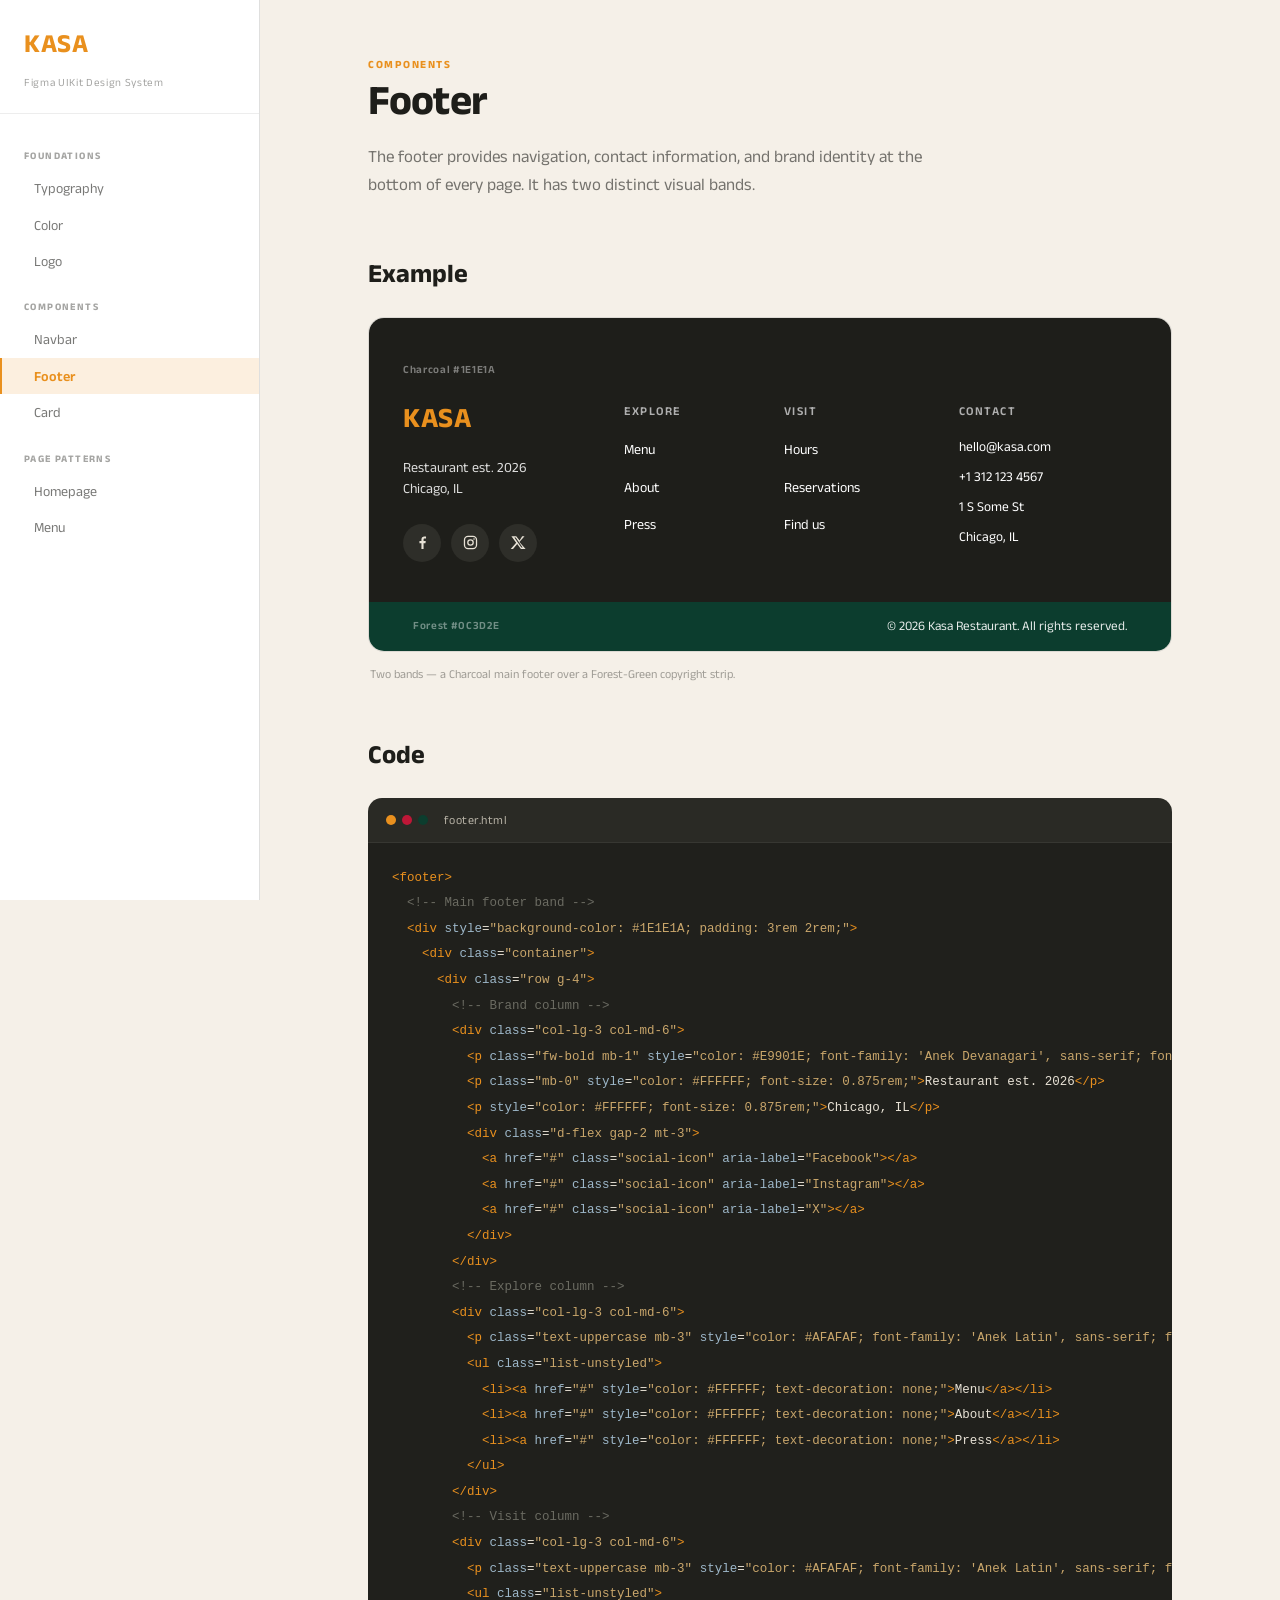
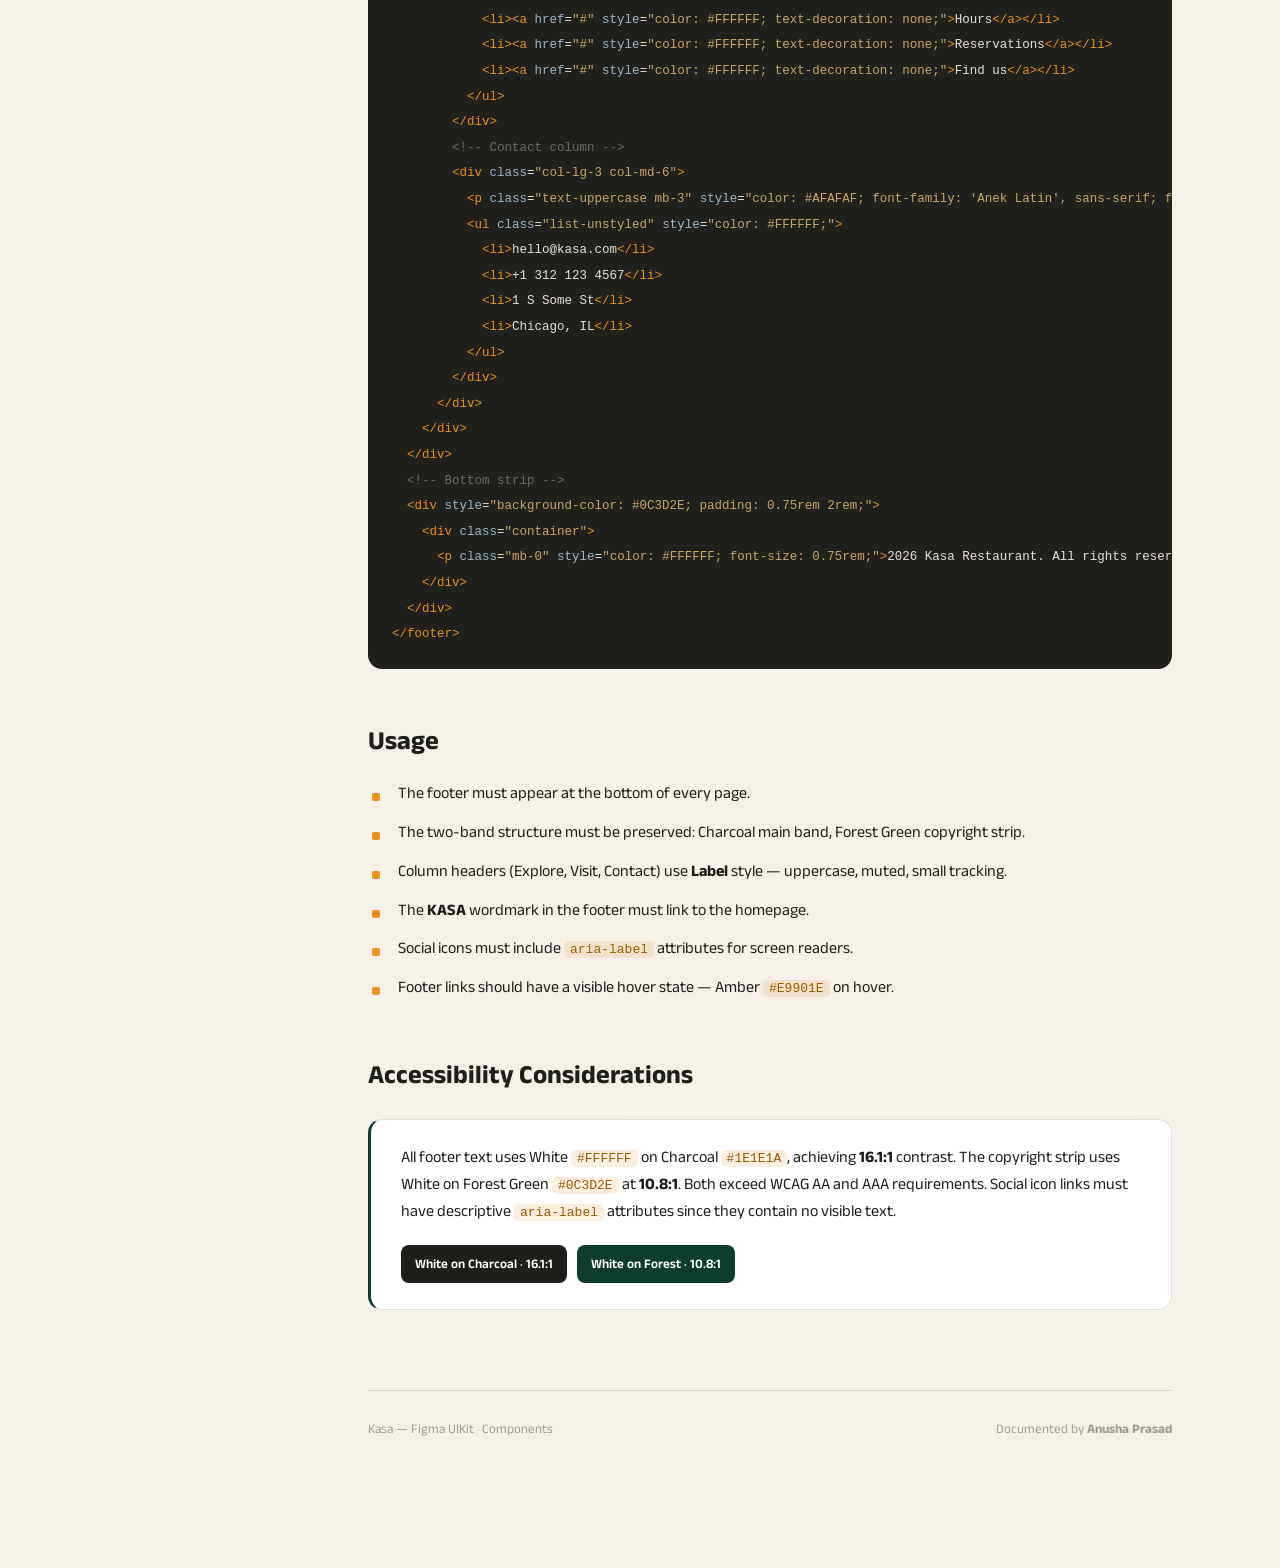
<file: footer.html>
<!DOCTYPE html>
<html lang="en">
<head>
  <meta charset="UTF-8" />
  <meta name="viewport" content="width=device-width, initial-scale=1.0" />
  <title>Footer — Kasa Figma UIKit</title>
  <link rel="stylesheet" href="../styles.css" />
  <style>
    /* ---- shared component-doc bits (matches navbar.html) ---- */
    .comp-section { margin-top: 56px; }
    .comp-section > h3 { margin-bottom: 18px; }
    .preview-frame {
      background: #FBF8F2;
      border: 1px solid var(--line);
      border-radius: 16px;
      overflow: hidden;
    }
    .preview-caption {
      font-family: var(--font-ui);
      font-size: 12px;
      color: var(--ink-40);
      margin: 12px 2px 0;
    }
    pre.code {
      margin: 0;
      background: #20201C;
      border-radius: 0 0 14px 14px;
      padding: 22px 24px;
      overflow-x: auto;
    }
    pre.code code {
      font-family: ui-monospace, "SF Mono", "JetBrains Mono", Menlo, monospace;
      font-size: 12.5px;
      line-height: 1.75;
      white-space: pre;
      color: #E8E2D6;
    }
    pre.code .t { color: #E9901E; }
    pre.code .a { color: #9DB7C9; }
    pre.code .s { color: #C9A66B; }
    pre.code .c { color: #6B6B62; }
    .code-head {
      display: flex; align-items: center; gap: 8px;
      background: #2A2A25;
      border-radius: 14px 14px 0 0;
      padding: 12px 18px;
      font-family: var(--font-ui);
      font-size: 12px;
      letter-spacing: 0.04em;
      color: #B7B2A6;
      border-bottom: 1px solid rgba(255,255,255,0.06);
    }
    .dot3 { display: flex; gap: 6px; margin-right: 8px; }
    .dot3 span { width: 10px; height: 10px; border-radius: 50%; }

    ul.usage { list-style: none; margin: 0; padding: 0; display: grid; gap: 14px; }
    ul.usage li {
      position: relative; padding-left: 30px;
      font-size: 16px; line-height: 1.55; color: var(--ink);
    }
    ul.usage li::before {
      content: ""; position: absolute; left: 4px; top: 9px;
      width: 8px; height: 8px; border-radius: 2px; background: var(--amber);
    }
    ul.usage li code, .a11y-box code {
      font-family: ui-monospace, "SF Mono", Menlo, monospace;
      font-size: 13px; background: var(--amber-soft); color: #9a5a00;
      padding: 1px 6px; border-radius: 5px;
    }
    .a11y-box {
      background: var(--white); border: 1px solid var(--line);
      border-left: 3px solid var(--forest); border-radius: 14px;
      padding: 26px 30px; font-size: 16px; line-height: 1.7; color: var(--ink);
    }
    .a11y-box .ratios { display: flex; flex-wrap: wrap; gap: 10px; margin-top: 18px; }
    .a11y-box .rc {
      font-family: var(--font-ui); font-size: 13px; font-weight: 600;
      padding: 8px 14px; border-radius: 8px; white-space: nowrap;
    }

    /* ============ Live footer demo ============ */
    .demo-footer { width: 100%; }
    .ft-main {
      background: #1E1E1A;
      padding: 40px 34px;
    }
    .ft-grid {
      display: grid;
      grid-template-columns: 1.25fr 0.85fr 0.95fr 1.15fr;
      gap: 28px;
    }
    .ft-grid > div { min-width: 0; }
    .ft-brand-mark {
      font-family: var(--font-display);
      font-weight: 700;
      font-size: 28px;
      letter-spacing: 0.02em;
      color: #E9901E;
      text-decoration: none;
      display: inline-block;
      margin-bottom: 14px;
    }
    .ft-meta { color: #FFFFFF; font-size: 14px; line-height: 1.5; opacity: 0.85; margin: 0; }
    .ft-social { display: flex; gap: 10px; margin-top: 22px; }
    .ft-social a {
      width: 38px; height: 38px;
      border-radius: 50%;
      background: #2E2E29;
      display: grid; place-items: center;
      color: #E8E2D6;
      transition: background 0.18s var(--ease), color 0.18s var(--ease);
    }
    .ft-social a:hover { background: #E9901E; color: #1E1E1A; }
    .ft-social svg { width: 17px; height: 17px; display: block; }

    .ft-col-label {
      font-family: var(--font-ui);
      font-weight: 600;
      font-size: 12px;
      letter-spacing: 0.12em;
      text-transform: uppercase;
      color: #AFAFAF;
      margin: 0 0 18px;
    }
    .ft-links { list-style: none; margin: 0; padding: 0; display: grid; gap: 11px; }
    .ft-links a {
      font-family: var(--font-ui);
      font-size: 14px;
      color: #FFFFFF;
      text-decoration: none;
      transition: color 0.16s var(--ease);
    }
    .ft-links a:hover { color: #E9901E; }
    .ft-contact { list-style: none; margin: 0; padding: 0; display: grid; gap: 11px; }
    .ft-contact li { font-family: var(--font-ui); font-size: 13.5px; color: #FFFFFF; line-height: 1.4; }
    .ft-contact a { color: #FFFFFF; text-decoration: none; }
    .ft-contact a:hover { color: #E9901E; }

    .ft-bottom {
      background: #0C3D2E;
      padding: 14px 44px;
    }
    .ft-bottom p {
      margin: 0;
      font-family: var(--font-ui);
      font-size: 13px;
      color: #FFFFFF;
      opacity: 0.9;
    }
    .band-tag {
      display: inline-block;
      margin-bottom: 22px;
      font-family: var(--font-ui);
      font-size: 11px;
      font-weight: 600;
      letter-spacing: 0.06em;
      color: rgba(255,255,255,0.42);
    }
    .ft-bottom { display: flex; align-items: center; justify-content: space-between; gap: 16px; }
    .ft-bottom .band-tag { margin-bottom: 0; }

    @media (max-width: 760px) {
      .ft-grid { grid-template-columns: 1fr 1fr; gap: 32px; }
    }
    @media (max-width: 480px) {
      .ft-grid { grid-template-columns: 1fr; }
    }
  </style>
</head>
<body data-page="footer">
  <main class="content">
    <div class="page">

      <header>
        <div class="page-kicker">Components</div>
        <h2 class="page-title">Footer</h2>
        <p class="page-intro">The footer provides navigation, contact information, and brand identity at the bottom of every page. It has two distinct visual bands.</p>
      </header>

      <!-- 1. Example -->
      <section class="comp-section">
        <h3>Example</h3>
        <div class="preview-frame">
          <footer class="demo-footer">
            <div class="ft-main">
              <span class="band-tag">Charcoal #1E1E1A</span>
              <div class="ft-grid">

                <!-- Brand -->
                <div>
                  <a class="ft-brand-mark" href="index.html">KASA</a>
                  <p class="ft-meta">Restaurant est. 2026<br />Chicago, IL</p>
                  <div class="ft-social">
                    <a href="#" aria-label="Facebook">
                      <svg viewBox="0 0 24 24" fill="currentColor" aria-hidden="true"><path d="M13.5 21v-8h2.7l.4-3.1h-3.1V7.9c0-.9.25-1.5 1.55-1.5H17V3.6c-.3 0-1.3-.1-2.45-.1-2.42 0-4.05 1.48-4.05 4.2v2.2H7.7V13h2.8v8h3z"/></svg>
                    </a>
                    <a href="#" aria-label="Instagram">
                      <svg viewBox="0 0 24 24" fill="none" stroke="currentColor" stroke-width="1.8" aria-hidden="true"><rect x="3.5" y="3.5" width="17" height="17" rx="5"/><circle cx="12" cy="12" r="3.8"/><circle cx="17" cy="7" r="1.1" fill="currentColor" stroke="none"/></svg>
                    </a>
                    <a href="#" aria-label="X">
                      <svg viewBox="0 0 24 24" fill="currentColor" aria-hidden="true"><path d="M17.2 3h3.3l-7.2 8.2L22 21h-6.6l-5.2-6.8L4.3 21H1l7.7-8.8L2 3h6.8l4.7 6.2L17.2 3zm-1.16 16h1.83L8.04 4.9H6.1L16.04 19z"/></svg>
                    </a>
                  </div>
                </div>

                <!-- Explore -->
                <div>
                  <p class="ft-col-label">Explore</p>
                  <ul class="ft-links">
                    <li><a href="#">Menu</a></li>
                    <li><a href="#">About</a></li>
                    <li><a href="#">Press</a></li>
                  </ul>
                </div>

                <!-- Visit -->
                <div>
                  <p class="ft-col-label">Visit</p>
                  <ul class="ft-links">
                    <li><a href="#">Hours</a></li>
                    <li><a href="#">Reservations</a></li>
                    <li><a href="#">Find us</a></li>
                  </ul>
                </div>

                <!-- Contact -->
                <div>
                  <p class="ft-col-label">Contact</p>
                  <ul class="ft-contact">
                    <li><a href="mailto:hello@kasa.com">hello@kasa.com</a></li>
                    <li><a href="tel:+13121234567">+1 312 123 4567</a></li>
                    <li>1 S Some St</li>
                    <li>Chicago, IL</li>
                  </ul>
                </div>

              </div>
            </div>
            <div class="ft-bottom">
              <span class="band-tag">Forest #0C3D2E</span>
              <p>© 2026 Kasa Restaurant. All rights reserved.</p>
            </div>
          </footer>
        </div>
        <p class="preview-caption">Two bands — a Charcoal main footer over a Forest-Green copyright strip.</p>
      </section>

      <!-- 2. Code -->
      <section class="comp-section">
        <h3>Code</h3>
        <div class="code-head">
          <span class="dot3"><span style="background:#E9901E;"></span><span style="background:#BE1737;"></span><span style="background:#0C3D2E;"></span></span>
          footer.html
        </div>
        <pre class="code"><code><span class="t">&lt;footer&gt;</span>
  <span class="c">&lt;!-- Main footer band --&gt;</span>
  <span class="t">&lt;div</span> <span class="a">style</span>=<span class="s">"background-color: #1E1E1A; padding: 3rem 2rem;"</span><span class="t">&gt;</span>
    <span class="t">&lt;div</span> <span class="a">class</span>=<span class="s">"container"</span><span class="t">&gt;</span>
      <span class="t">&lt;div</span> <span class="a">class</span>=<span class="s">"row g-4"</span><span class="t">&gt;</span>
        <span class="c">&lt;!-- Brand column --&gt;</span>
        <span class="t">&lt;div</span> <span class="a">class</span>=<span class="s">"col-lg-3 col-md-6"</span><span class="t">&gt;</span>
          <span class="t">&lt;p</span> <span class="a">class</span>=<span class="s">"fw-bold mb-1"</span> <span class="a">style</span>=<span class="s">"color: #E9901E; font-family: 'Anek Devanagari', sans-serif; font-size: 1.5rem;"</span><span class="t">&gt;</span>KASA<span class="t">&lt;/p&gt;</span>
          <span class="t">&lt;p</span> <span class="a">class</span>=<span class="s">"mb-0"</span> <span class="a">style</span>=<span class="s">"color: #FFFFFF; font-size: 0.875rem;"</span><span class="t">&gt;</span>Restaurant est. 2026<span class="t">&lt;/p&gt;</span>
          <span class="t">&lt;p</span> <span class="a">style</span>=<span class="s">"color: #FFFFFF; font-size: 0.875rem;"</span><span class="t">&gt;</span>Chicago, IL<span class="t">&lt;/p&gt;</span>
          <span class="t">&lt;div</span> <span class="a">class</span>=<span class="s">"d-flex gap-2 mt-3"</span><span class="t">&gt;</span>
            <span class="t">&lt;a</span> <span class="a">href</span>=<span class="s">"#"</span> <span class="a">class</span>=<span class="s">"social-icon"</span> <span class="a">aria-label</span>=<span class="s">"Facebook"</span><span class="t">&gt;&lt;/a&gt;</span>
            <span class="t">&lt;a</span> <span class="a">href</span>=<span class="s">"#"</span> <span class="a">class</span>=<span class="s">"social-icon"</span> <span class="a">aria-label</span>=<span class="s">"Instagram"</span><span class="t">&gt;&lt;/a&gt;</span>
            <span class="t">&lt;a</span> <span class="a">href</span>=<span class="s">"#"</span> <span class="a">class</span>=<span class="s">"social-icon"</span> <span class="a">aria-label</span>=<span class="s">"X"</span><span class="t">&gt;&lt;/a&gt;</span>
          <span class="t">&lt;/div&gt;</span>
        <span class="t">&lt;/div&gt;</span>
        <span class="c">&lt;!-- Explore column --&gt;</span>
        <span class="t">&lt;div</span> <span class="a">class</span>=<span class="s">"col-lg-3 col-md-6"</span><span class="t">&gt;</span>
          <span class="t">&lt;p</span> <span class="a">class</span>=<span class="s">"text-uppercase mb-3"</span> <span class="a">style</span>=<span class="s">"color: #AFAFAF; font-family: 'Anek Latin', sans-serif; font-size: 0.75rem; letter-spacing: 0.1em;"</span><span class="t">&gt;</span>Explore<span class="t">&lt;/p&gt;</span>
          <span class="t">&lt;ul</span> <span class="a">class</span>=<span class="s">"list-unstyled"</span><span class="t">&gt;</span>
            <span class="t">&lt;li&gt;&lt;a</span> <span class="a">href</span>=<span class="s">"#"</span> <span class="a">style</span>=<span class="s">"color: #FFFFFF; text-decoration: none;"</span><span class="t">&gt;</span>Menu<span class="t">&lt;/a&gt;&lt;/li&gt;</span>
            <span class="t">&lt;li&gt;&lt;a</span> <span class="a">href</span>=<span class="s">"#"</span> <span class="a">style</span>=<span class="s">"color: #FFFFFF; text-decoration: none;"</span><span class="t">&gt;</span>About<span class="t">&lt;/a&gt;&lt;/li&gt;</span>
            <span class="t">&lt;li&gt;&lt;a</span> <span class="a">href</span>=<span class="s">"#"</span> <span class="a">style</span>=<span class="s">"color: #FFFFFF; text-decoration: none;"</span><span class="t">&gt;</span>Press<span class="t">&lt;/a&gt;&lt;/li&gt;</span>
          <span class="t">&lt;/ul&gt;</span>
        <span class="t">&lt;/div&gt;</span>
        <span class="c">&lt;!-- Visit column --&gt;</span>
        <span class="t">&lt;div</span> <span class="a">class</span>=<span class="s">"col-lg-3 col-md-6"</span><span class="t">&gt;</span>
          <span class="t">&lt;p</span> <span class="a">class</span>=<span class="s">"text-uppercase mb-3"</span> <span class="a">style</span>=<span class="s">"color: #AFAFAF; font-family: 'Anek Latin', sans-serif; font-size: 0.75rem; letter-spacing: 0.1em;"</span><span class="t">&gt;</span>Visit<span class="t">&lt;/p&gt;</span>
          <span class="t">&lt;ul</span> <span class="a">class</span>=<span class="s">"list-unstyled"</span><span class="t">&gt;</span>
            <span class="t">&lt;li&gt;&lt;a</span> <span class="a">href</span>=<span class="s">"#"</span> <span class="a">style</span>=<span class="s">"color: #FFFFFF; text-decoration: none;"</span><span class="t">&gt;</span>Hours<span class="t">&lt;/a&gt;&lt;/li&gt;</span>
            <span class="t">&lt;li&gt;&lt;a</span> <span class="a">href</span>=<span class="s">"#"</span> <span class="a">style</span>=<span class="s">"color: #FFFFFF; text-decoration: none;"</span><span class="t">&gt;</span>Reservations<span class="t">&lt;/a&gt;&lt;/li&gt;</span>
            <span class="t">&lt;li&gt;&lt;a</span> <span class="a">href</span>=<span class="s">"#"</span> <span class="a">style</span>=<span class="s">"color: #FFFFFF; text-decoration: none;"</span><span class="t">&gt;</span>Find us<span class="t">&lt;/a&gt;&lt;/li&gt;</span>
          <span class="t">&lt;/ul&gt;</span>
        <span class="t">&lt;/div&gt;</span>
        <span class="c">&lt;!-- Contact column --&gt;</span>
        <span class="t">&lt;div</span> <span class="a">class</span>=<span class="s">"col-lg-3 col-md-6"</span><span class="t">&gt;</span>
          <span class="t">&lt;p</span> <span class="a">class</span>=<span class="s">"text-uppercase mb-3"</span> <span class="a">style</span>=<span class="s">"color: #AFAFAF; font-family: 'Anek Latin', sans-serif; font-size: 0.75rem; letter-spacing: 0.1em;"</span><span class="t">&gt;</span>Contact<span class="t">&lt;/p&gt;</span>
          <span class="t">&lt;ul</span> <span class="a">class</span>=<span class="s">"list-unstyled"</span> <span class="a">style</span>=<span class="s">"color: #FFFFFF;"</span><span class="t">&gt;</span>
            <span class="t">&lt;li&gt;</span>hello@kasa.com<span class="t">&lt;/li&gt;</span>
            <span class="t">&lt;li&gt;</span>+1 312 123 4567<span class="t">&lt;/li&gt;</span>
            <span class="t">&lt;li&gt;</span>1 S Some St<span class="t">&lt;/li&gt;</span>
            <span class="t">&lt;li&gt;</span>Chicago, IL<span class="t">&lt;/li&gt;</span>
          <span class="t">&lt;/ul&gt;</span>
        <span class="t">&lt;/div&gt;</span>
      <span class="t">&lt;/div&gt;</span>
    <span class="t">&lt;/div&gt;</span>
  <span class="t">&lt;/div&gt;</span>
  <span class="c">&lt;!-- Bottom strip --&gt;</span>
  <span class="t">&lt;div</span> <span class="a">style</span>=<span class="s">"background-color: #0C3D2E; padding: 0.75rem 2rem;"</span><span class="t">&gt;</span>
    <span class="t">&lt;div</span> <span class="a">class</span>=<span class="s">"container"</span><span class="t">&gt;</span>
      <span class="t">&lt;p</span> <span class="a">class</span>=<span class="s">"mb-0"</span> <span class="a">style</span>=<span class="s">"color: #FFFFFF; font-size: 0.75rem;"</span><span class="t">&gt;</span>2026 Kasa Restaurant. All rights reserved.<span class="t">&lt;/p&gt;</span>
    <span class="t">&lt;/div&gt;</span>
  <span class="t">&lt;/div&gt;</span>
<span class="t">&lt;/footer&gt;</span></code></pre>
      </section>

      <!-- 3. Usage -->
      <section class="comp-section">
        <h3>Usage</h3>
        <ul class="usage">
          <li>The footer must appear at the bottom of every page.</li>
          <li>The two-band structure must be preserved: Charcoal main band, Forest Green copyright strip.</li>
          <li>Column headers (Explore, Visit, Contact) use <b>Label</b> style — uppercase, muted, small tracking.</li>
          <li>The <b>KASA</b> wordmark in the footer must link to the homepage.</li>
          <li>Social icons must include <code>aria-label</code> attributes for screen readers.</li>
          <li>Footer links should have a visible hover state — Amber <code>#E9901E</code> on hover.</li>
        </ul>
      </section>

      <!-- 4. Accessibility -->
      <section class="comp-section">
        <h3>Accessibility Considerations</h3>
        <div class="a11y-box">
          <p style="margin:0;">All footer text uses White <code>#FFFFFF</code> on Charcoal <code>#1E1E1A</code>, achieving <b>16.1:1</b> contrast. The copyright strip uses White on Forest Green <code>#0C3D2E</code> at <b>10.8:1</b>. Both exceed WCAG AA and AAA requirements. Social icon links must have descriptive <code>aria-label</code> attributes since they contain no visible text.</p>
          <div class="ratios">
            <span class="rc" style="background:#1E1E1A;color:#FFFFFF;">White on Charcoal · 16.1:1</span>
            <span class="rc" style="background:#0C3D2E;color:#FFFFFF;">White on Forest · 10.8:1</span>
          </div>
        </div>
      </section>

      <footer class="doc-footer">
        <span>Kasa — Figma UIKit · Components</span>
        <span>Documented by <b>Anusha Prasad</b></span>
      </footer>

    </div>
  </main>
  <script src="../nav.js"></script>
</body>
</html>
</file>
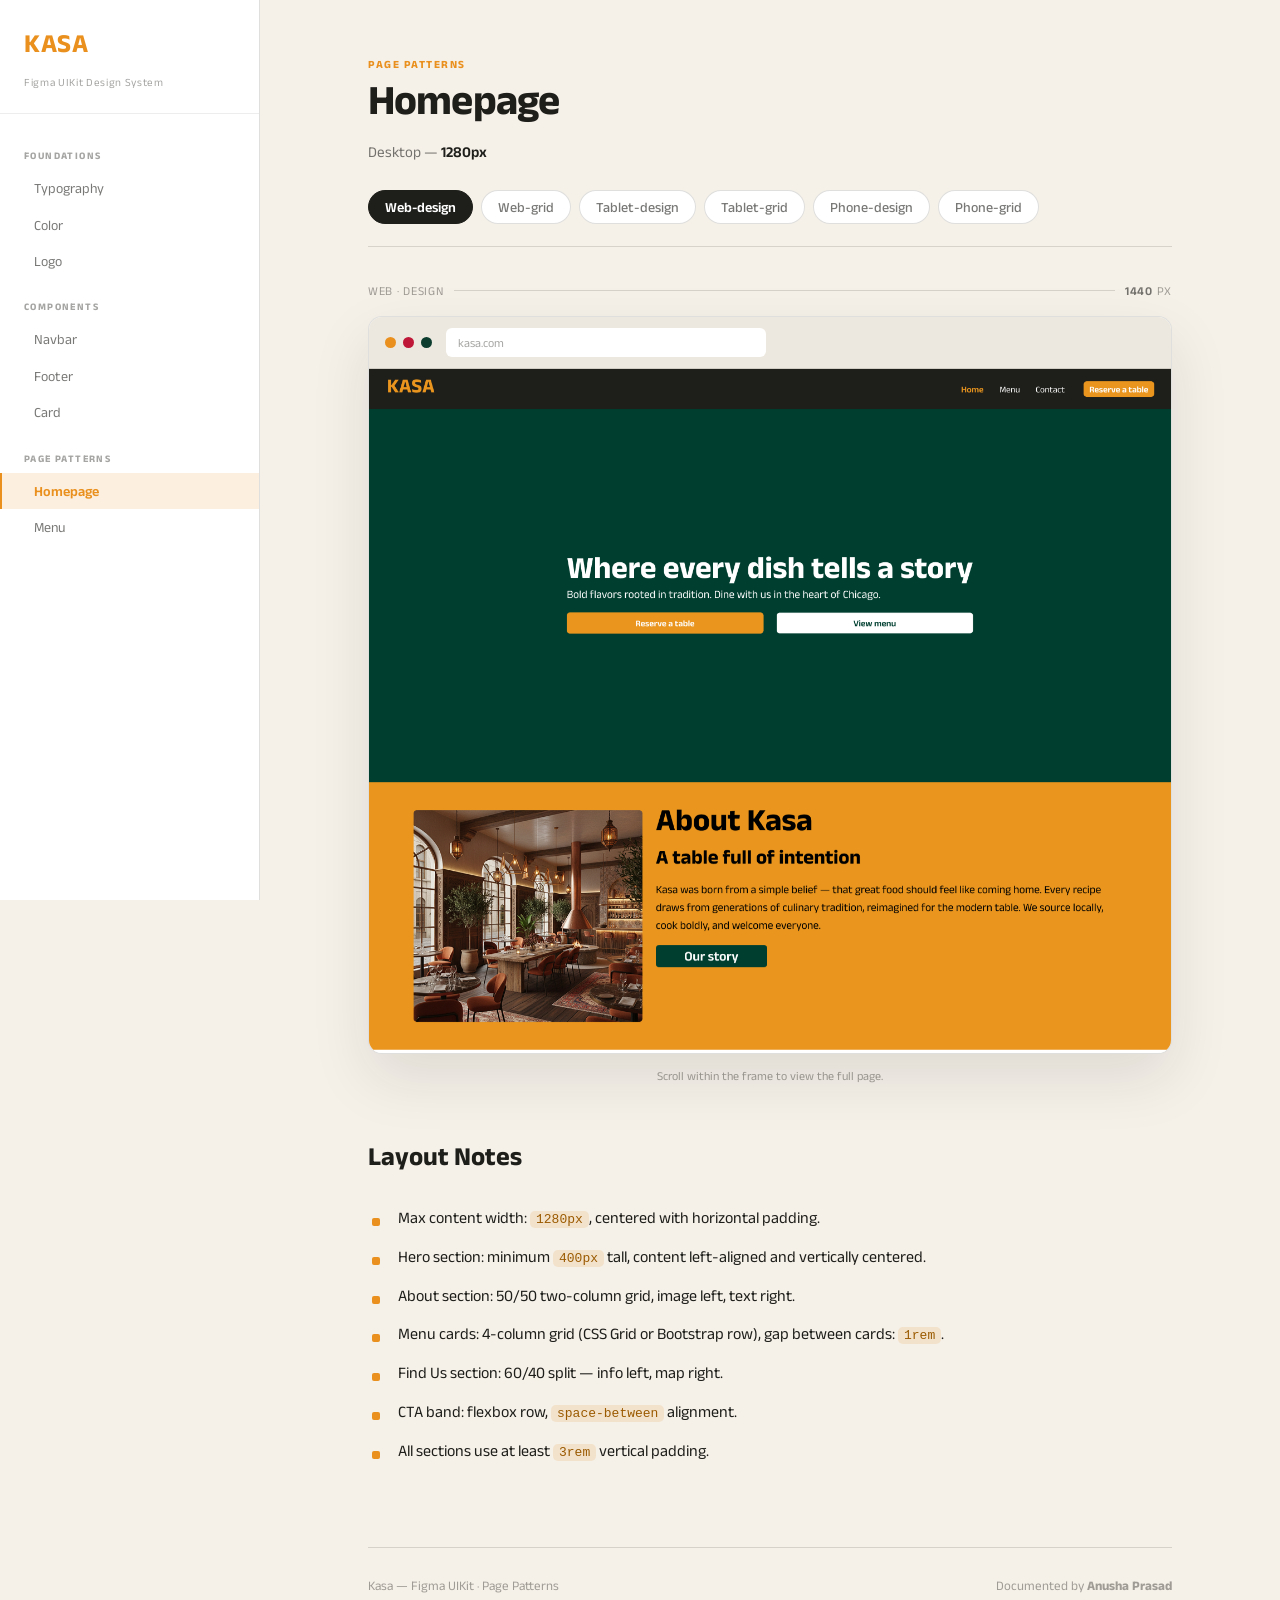
<file: home-pattern.html>
<!DOCTYPE html>
<html lang="en">
<head>
  <meta charset="UTF-8" />
  <meta name="viewport" content="width=device-width, initial-scale=1.0" />
  <title>Homepage — Kasa Figma UIKit</title>
  <link rel="stylesheet" href="../styles.css" />
  <style>
    .pattern-subhead {
      font-family: var(--font-ui);
      font-size: 15px;
      color: var(--ink-60);
      margin: 10px 0 0;
    }
    .pattern-subhead b { color: var(--ink); font-weight: 600; }

    /* ---- tab row ---- */
    .tabs {
      display: flex;
      flex-wrap: wrap;
      gap: 8px;
      margin-top: 26px;
      padding-bottom: 22px;
      border-bottom: 1px solid var(--line);
    }
    .tab {
      font-family: var(--font-ui);
      font-size: 14px;
      font-weight: 500;
      color: var(--ink-60);
      background: var(--white);
      border: 1px solid var(--line);
      border-radius: 100px;
      padding: 8px 16px;
      text-decoration: none;
      transition: all 0.16s var(--ease);
      cursor: pointer;
      white-space: nowrap;
    }
    .tab:hover { border-color: var(--amber); color: var(--ink); }
    .tab.active {
      background: var(--charcoal);
      border-color: var(--charcoal);
      color: var(--white);
      font-weight: 600;
    }

    /* ---- device frame ---- */
    .device-meta {
      display: flex;
      align-items: center;
      gap: 10px;
      margin: 34px 0 14px;
      font-family: var(--font-ui);
      font-size: 12px;
      letter-spacing: 0.06em;
      text-transform: uppercase;
      color: var(--ink-40);
    }
    .device-meta .ruler { flex: 1; height: 1px; background: var(--line); }

    .browser {
      border: 1px solid var(--line);
      border-radius: 14px;
      overflow: hidden;
      box-shadow: 0 24px 60px rgba(30,30,26,0.10);
      background: var(--white);
    }
    .browser-bar {
      display: flex; align-items: center; gap: 14px;
      background: #EDE8DF;
      padding: 11px 16px;
      border-bottom: 1px solid var(--line);
    }
    .browser-dots { display: flex; gap: 7px; }
    .browser-dots span { width: 11px; height: 11px; border-radius: 50%; }
    .browser-url {
      flex: 1;
      background: var(--white);
      border-radius: 6px;
      padding: 5px 12px;
      font-family: var(--font-ui);
      font-size: 12px;
      color: var(--ink-40);
      max-width: 320px;
    }

    /* ---- annotated bands ---- */
    .band {
      position: relative;
      padding: 26px 30px;
      color: #fff;
    }
    .band + .band { border-top: 1px solid rgba(255,255,255,0.12); }
    .band-num {
      position: absolute;
      top: 14px; right: 16px;
      font-family: var(--font-ui);
      font-size: 11px;
      font-weight: 700;
      letter-spacing: 0.08em;
      opacity: 0.55;
    }
    .band-name {
      font-family: var(--font-ui);
      font-weight: 700;
      font-size: 12px;
      letter-spacing: 0.12em;
      text-transform: uppercase;
      margin-bottom: 8px;
      opacity: 0.9;
    }
    .band-hex {
      font-family: ui-monospace, "SF Mono", Menlo, monospace;
      font-size: 11px;
      opacity: 0.6;
      margin-left: 8px;
    }
    .band-desc {
      font-family: var(--font-display);
      font-size: 15px;
      line-height: 1.55;
      max-width: 64ch;
      margin: 0;
    }
    /* schematic content blocks inside bands */
    .schema { display: flex; gap: 10px; margin-top: 16px; flex-wrap: wrap; }
    .chip {
      font-family: var(--font-ui);
      font-size: 11px;
      font-weight: 600;
      padding: 6px 12px;
      border-radius: 5px;
      display: inline-flex;
      align-items: center;
    }
    .chip.fill-amber  { background: #E9901E; color: #1E1E1A; }
    .chip.fill-forest { background: #0C3D2E; color: #fff; }
    .chip.fill-navy   { background: #004982; color: #fff; }
    .chip.outline-w   { border: 1.5px solid rgba(255,255,255,0.85); color: #fff; }
    .chip.ghost       { background: rgba(255,255,255,0.16); color: #fff; }
    .chip.ghost-dark  { background: rgba(0,0,0,0.18); color: #fff; }

    .mini-cards { display: grid; grid-template-columns: repeat(4, 1fr); gap: 10px; margin-top: 16px; }
    .mini-card {
      background: #fff;
      border: 1px solid #E0E0E0;
      padding: 0 0 10px;
    }
    .mini-card .ph {
      height: 46px;
      background: repeating-linear-gradient(45deg, #E4E0D7 0 8px, #DAD5CB 8px 16px);
    }
    .mini-card .ln { height: 7px; background: #1E1E1A; opacity: 0.8; margin: 8px 10px 0; border-radius: 2px; }
    .mini-card .ln.short { width: 50%; opacity: 0.4; }
    .mini-card .pricepill { display: flex; justify-content: space-between; align-items: center; margin: 8px 10px 0; }
    .mini-card .pricepill .p { font-family: var(--font-display); font-weight: 700; font-size: 11px; color: #1E1E1A; }
    .mini-card .pricepill .t { font-size: 9px; font-weight: 600; color: #fff; background: #0C3D2E; padding: 2px 7px; border-radius: 100px; }

    .twocol { display: grid; grid-template-columns: 1fr 1fr; gap: 16px; margin-top: 16px; align-items: stretch; }
    .twocol.split6040 { grid-template-columns: 6fr 4fr; }
    .photo-ph {
      min-height: 90px;
      background: repeating-linear-gradient(45deg, rgba(255,255,255,0.22) 0 10px, rgba(255,255,255,0.12) 10px 20px);
      border: 1px dashed rgba(255,255,255,0.45);
      display: grid; place-items: center;
      font-family: var(--font-ui); font-size: 11px; letter-spacing: 0.06em;
      text-transform: uppercase; color: rgba(255,255,255,0.85);
    }
    .map-ph {
      min-height: 90px;
      background: #004982;
      border: 1px solid rgba(255,255,255,0.25);
      display: grid; place-items: center;
      font-family: var(--font-ui); font-size: 11px; letter-spacing: 0.06em;
      text-transform: uppercase; color: rgba(255,255,255,0.9);
    }
    .text-lines { display: grid; gap: 7px; align-content: center; }
    .text-lines .tl { height: 8px; background: rgba(255,255,255,0.5); border-radius: 2px; }
    .text-lines .tl.w70 { width: 70%; }
    .text-lines .tl.w40 { width: 40%; }
    .text-lines .tl.head { height: 13px; width: 55%; background: rgba(255,255,255,0.92); }
    .cta-row { display: flex; align-items: center; justify-content: space-between; gap: 16px; margin-top: 14px; flex-wrap: wrap; }

    /* ---- layout notes ---- */
    ul.usage { list-style: none; margin: 0; padding: 0; display: grid; gap: 14px; }
    ul.usage li {
      position: relative; padding-left: 30px;
      font-size: 16px; line-height: 1.55; color: var(--ink);
    }
    ul.usage li::before {
      content: ""; position: absolute; left: 4px; top: 9px;
      width: 8px; height: 8px; border-radius: 2px; background: var(--amber);
    }
    ul.usage li code {
      font-family: ui-monospace, "SF Mono", Menlo, monospace;
      font-size: 13px; background: var(--amber-soft); color: #9a5a00;
      padding: 1px 6px; border-radius: 5px;
    }

    @media (max-width: 720px) {
      .mini-cards { grid-template-columns: repeat(2, 1fr); }
      .twocol, .twocol.split6040 { grid-template-columns: 1fr; }
    }

    /* ============ Screenshot viewer ============ */
    .screen-meta {
      display: flex; align-items: center; gap: 10px;
      margin: 34px 0 16px;
      font-family: var(--font-ui);
      font-size: 12px; letter-spacing: 0.06em; text-transform: uppercase;
      color: var(--ink-40);
    }
    .screen-meta .ruler { flex: 1; height: 1px; background: var(--line); }
    .screen-meta b { color: var(--ink-60); font-weight: 600; }

    .screen-panel { display: none; }
    .screen-panel.active { display: block; }

    .frame { margin: 0 auto; background: var(--white); }
    .frame-web {
      max-width: 100%;
      border: 1px solid var(--line);
      border-radius: 14px;
      overflow: hidden;
      box-shadow: 0 24px 60px rgba(30,30,26,0.10);
    }
    .frame-web .browser-bar {
      display: flex; align-items: center; gap: 14px;
      background: #EDE8DF; padding: 11px 16px;
      border-bottom: 1px solid var(--line);
    }
    .frame-web .browser-dots { display: flex; gap: 7px; }
    .frame-web .browser-dots span { width: 11px; height: 11px; border-radius: 50%; }
    .frame-web .browser-url {
      flex: 1; background: var(--white); border-radius: 6px;
      padding: 5px 12px; font-family: var(--font-ui);
      font-size: 12px; color: var(--ink-40); max-width: 320px;
    }
    .frame-tablet { max-width: 560px; background: #15150F; padding: 14px; border-radius: 30px; box-shadow: 0 24px 60px rgba(30,30,26,0.18); }
    .frame-phone  { max-width: 320px; background: #15150F; padding: 12px; border-radius: 36px; box-shadow: 0 24px 60px rgba(30,30,26,0.18); }

    .frame-scroll { max-height: 76vh; overflow-y: auto; background: #FBF8F2; -webkit-overflow-scrolling: touch; }
    .frame-tablet .frame-scroll { border-radius: 18px; }
    .frame-phone  .frame-scroll { border-radius: 26px; }
    .frame-scroll img { width: 100%; display: block; }
    .frame-scroll::-webkit-scrollbar { width: 10px; }
    .frame-scroll::-webkit-scrollbar-thumb { background: rgba(30,30,26,0.22); border-radius: 10px; border: 2px solid #FBF8F2; }

    .scroll-hint {
      font-family: var(--font-ui); font-size: 12px; color: var(--ink-40);
      margin: 12px 2px 0; text-align: center;
    }
  </style>
</head>
<body data-page="homepage">
  <main class="content">
    <div class="page">

      <header>
        <div class="page-kicker">Page Patterns</div>
        <h2 class="page-title">Homepage</h2>
        <p class="pattern-subhead">Desktop — <b>1280px</b></p>

        <div class="tabs">
          <button class="tab active" type="button" data-target="sp-web-design">Web-design</button>
          <button class="tab" type="button" data-target="sp-web-grid">Web-grid</button>
          <button class="tab" type="button" data-target="sp-tablet-design">Tablet-design</button>
          <button class="tab" type="button" data-target="sp-tablet-grid">Tablet-grid</button>
          <button class="tab" type="button" data-target="sp-phone-design">Phone-design</button>
          <button class="tab" type="button" data-target="sp-phone-grid">Phone-grid</button>
        </div>
      </header>

      <!-- Screenshot viewer -->
      <div class="screen-viewer">

        <div class="screen-panel active" id="sp-web-design">
          <div class="screen-meta"><span>Web · Design</span><span class="ruler"></span><span><b>1440</b> px</span></div>
          <div class="frame frame-web">
            <div class="browser-bar"><div class="browser-dots"><span style="background:#E9901E;"></span><span style="background:#BE1737;"></span><span style="background:#0C3D2E;"></span></div><div class="browser-url">kasa.com</div></div>
            <div class="frame-scroll"><img src="assets/screens/home-web-design.png" alt="Kasa homepage — desktop design, 1440px" /></div>
          </div>
          <p class="scroll-hint">Scroll within the frame to view the full page.</p>
        </div>

        <div class="screen-panel" id="sp-web-grid">
          <div class="screen-meta"><span>Web · Grid overlay</span><span class="ruler"></span><span><b>1440</b> px</span></div>
          <div class="frame frame-web">
            <div class="browser-bar"><div class="browser-dots"><span style="background:#E9901E;"></span><span style="background:#BE1737;"></span><span style="background:#0C3D2E;"></span></div><div class="browser-url">kasa.com</div></div>
            <div class="frame-scroll"><img src="assets/screens/home-web-grid.png" alt="Kasa homepage — desktop column grid overlay" /></div>
          </div>
          <p class="scroll-hint">Scroll within the frame to view the full page.</p>
        </div>

        <div class="screen-panel" id="sp-tablet-design">
          <div class="screen-meta"><span>Tablet · Design</span><span class="ruler"></span><span><b>834</b> px</span></div>
          <div class="frame frame-tablet">
            <div class="frame-scroll"><img src="assets/screens/home-tablet-design.png" alt="Kasa homepage — tablet design, 834px" /></div>
          </div>
          <p class="scroll-hint">Scroll within the frame to view the full page.</p>
        </div>

        <div class="screen-panel" id="sp-tablet-grid">
          <div class="screen-meta"><span>Tablet · Grid overlay</span><span class="ruler"></span><span><b>834</b> px</span></div>
          <div class="frame frame-tablet">
            <div class="frame-scroll"><img src="assets/screens/home-tablet-grid.png" alt="Kasa homepage — tablet column grid overlay" /></div>
          </div>
          <p class="scroll-hint">Scroll within the frame to view the full page.</p>
        </div>

        <div class="screen-panel" id="sp-phone-design">
          <div class="screen-meta"><span>Phone · Design</span><span class="ruler"></span><span><b>402</b> px</span></div>
          <div class="frame frame-phone">
            <div class="frame-scroll"><img src="assets/screens/home-phone-design.png" alt="Kasa homepage — phone design, 402px" /></div>
          </div>
          <p class="scroll-hint">Scroll within the frame to view the full page.</p>
        </div>

        <div class="screen-panel" id="sp-phone-grid">
          <div class="screen-meta"><span>Phone · Grid overlay</span><span class="ruler"></span><span><b>402</b> px</span></div>
          <div class="frame frame-phone">
            <div class="frame-scroll"><img src="assets/screens/home-phone-grid.png" alt="Kasa homepage — phone column grid overlay" /></div>
          </div>
          <p class="scroll-hint">Scroll within the frame to view the full page.</p>
        </div>

      </div>

      <!-- Layout Notes -->
      <section class="section" style="margin-top:56px;">
        <div class="section-head"><h3>Layout Notes</h3></div>
        <ul class="usage">
          <li>Max content width: <code>1280px</code>, centered with horizontal padding.</li>
          <li>Hero section: minimum <code>400px</code> tall, content left-aligned and vertically centered.</li>
          <li>About section: 50/50 two-column grid, image left, text right.</li>
          <li>Menu cards: 4-column grid (CSS Grid or Bootstrap row), gap between cards: <code>1rem</code>.</li>
          <li>Find Us section: 60/40 split — info left, map right.</li>
          <li>CTA band: flexbox row, <code>space-between</code> alignment.</li>
          <li>All sections use at least <code>3rem</code> vertical padding.</li>
        </ul>
      </section>

      <footer class="doc-footer">
        <span>Kasa — Figma UIKit · Page Patterns</span>
        <span>Documented by <b>Anusha Prasad</b></span>
      </footer>

    </div>
  </main>
  <script src="../nav.js"></script>
  <script>
    (function () {
      var tabs = document.querySelectorAll('.tabs .tab');
      var panels = document.querySelectorAll('.screen-panel');
      tabs.forEach(function (tab) {
        tab.addEventListener('click', function () {
          tabs.forEach(function (t) { t.classList.remove('active'); });
          panels.forEach(function (p) { p.classList.remove('active'); });
          tab.classList.add('active');
          var panel = document.getElementById(tab.dataset.target);
          if (panel) {
            panel.classList.add('active');
            var sc = panel.querySelector('.frame-scroll');
            if (sc) sc.scrollTop = 0;
          }
        });
      });
    })();
  </script>
</body>
</html>
</file>
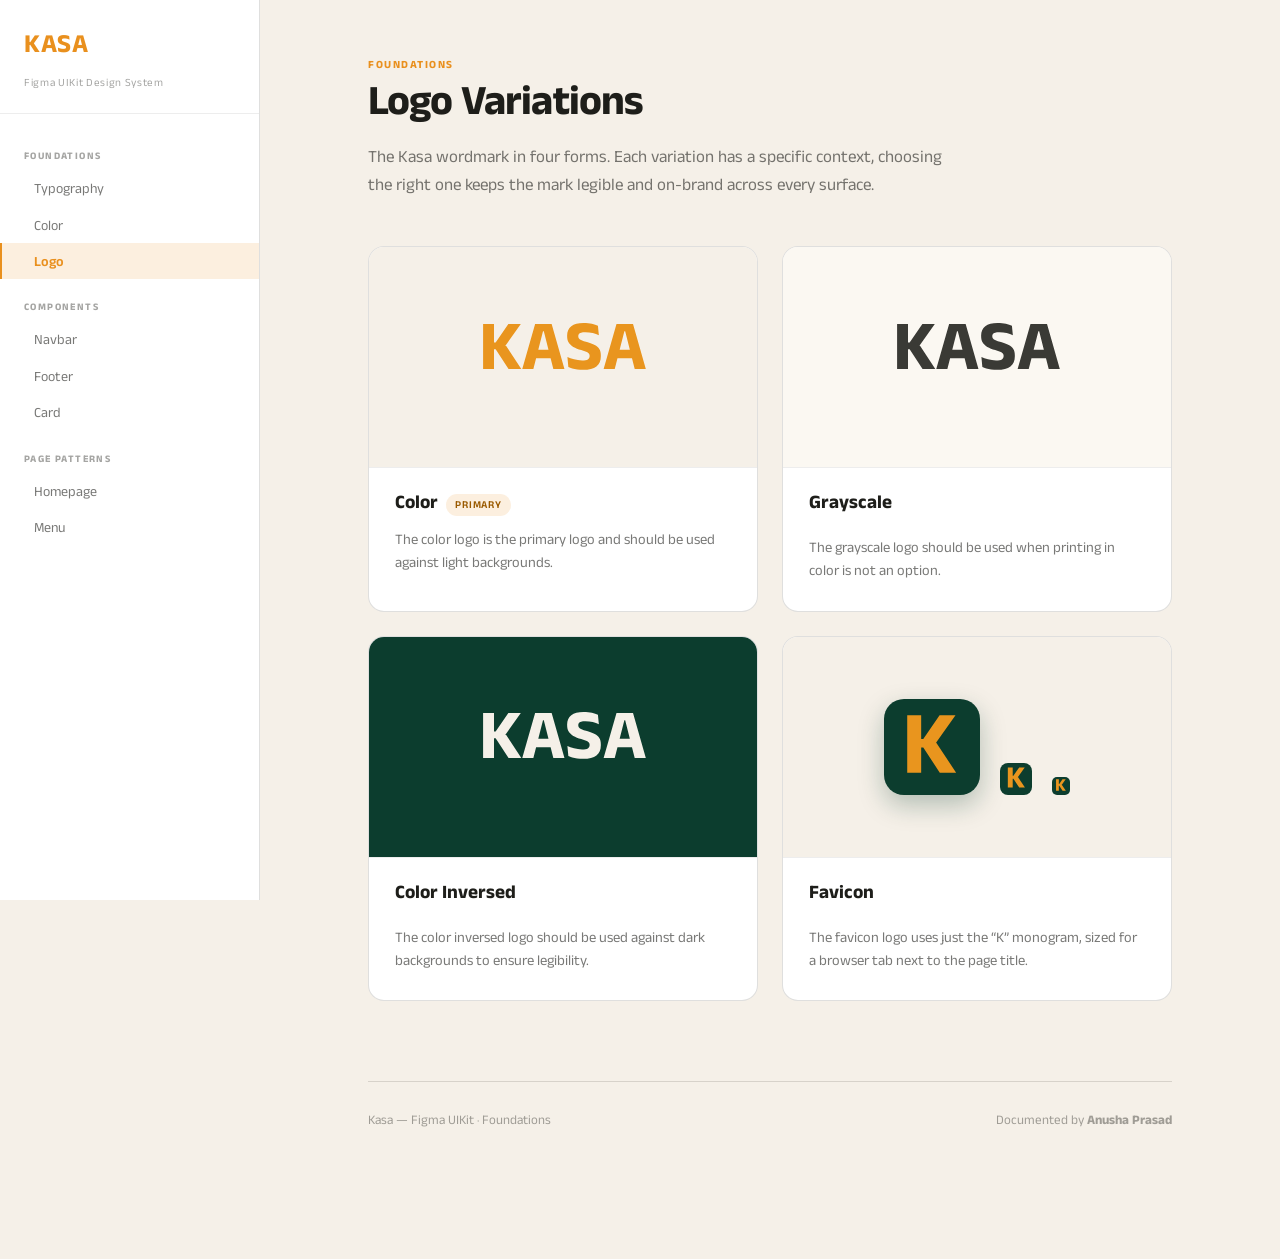
<file: logo.html>
<!DOCTYPE html>
<html lang="en">
<head>
  <meta charset="UTF-8" />
  <meta name="viewport" content="width=device-width, initial-scale=1.0" />
  <title>Logo — Kasa Figma UIKit</title>
  <link rel="stylesheet" href="../styles.css" />
  <style>
    .logo-grid {
      display: grid;
      grid-template-columns: repeat(2, 1fr);
      gap: 24px;
      margin-top: 8px;
    }
    .logo-card {
      background: var(--white);
      border: 1px solid var(--line);
      border-radius: 16px;
      overflow: hidden;
      display: flex;
      flex-direction: column;
    }
    .logo-stage {
      height: 220px;
      display: grid;
      place-items: center;
      padding: 28px;
      position: relative;
    }
    .stage-light { background: var(--cream); }
    .stage-white { background: #FBF8F2; }
    .stage-dark  { background: var(--forest); }
    .logo-stage svg { width: 168px; height: auto; }
    .logo-stage.favicon-stage { background: var(--cream); }

    .favicon-tile {
      width: 96px; height: 96px;
      border-radius: 20px;
      background: var(--forest);
      display: grid;
      place-items: center;
      box-shadow: 0 10px 26px rgba(12,61,46,0.28);
    }
    .favicon-tile svg { width: 60px; height: auto; }
    .favicon-row { display: flex; align-items: flex-end; gap: 20px; }
    .favicon-mini {
      width: 32px; height: 32px;
      border-radius: 8px;
      background: var(--forest);
      display: grid; place-items: center;
    }
    .favicon-mini svg { width: 21px; }
    .favicon-tiny {
      width: 18px; height: 18px;
      border-radius: 5px;
      background: var(--forest);
      display: grid; place-items: center;
    }
    .favicon-tiny svg { width: 12px; }

    .logo-body {
      padding: 22px 26px 26px;
      border-top: 1px solid var(--line-soft);
    }
    .logo-body h5 {
      margin: 0 0 8px;
      font-family: var(--font-display);
      font-weight: 700;
      font-size: 19px;
    }
    .logo-body .tagrow { display: flex; align-items: center; gap: 8px; margin-bottom: 10px; }
    .pill {
      font-family: var(--font-ui);
      font-size: 10.5px;
      font-weight: 600;
      letter-spacing: 0.08em;
      text-transform: uppercase;
      padding: 3px 9px;
      border-radius: 100px;
      background: var(--amber-soft);
      color: #9a5a00;
    }
    .logo-body p { margin: 0; color: var(--ink-60); font-size: 14.5px; line-height: 1.6; }

    @media (max-width: 880px) {
      .logo-grid { grid-template-columns: 1fr; }
    }
  </style>
</head>
<body data-page="logo">
  <main class="content">
    <div class="page">

      <header>
        <div class="page-kicker">Foundations</div>
        <h2 class="page-title">Logo Variations</h2>
        <p class="page-intro">The Kasa wordmark in four forms. Each variation has a specific context, choosing the right one keeps the mark legible and on-brand across every surface.</p>
      </header>

      <section class="section" style="margin-top:44px;">
        <div class="logo-grid">

          <!-- 1. Color (Primary) -->
          <div class="logo-card">
            <div class="logo-stage stage-light">
              <svg viewBox="0 0 86 35" xmlns="http://www.w3.org/2000/svg" role="img" aria-label="Kasa logo, color">
                <path d="M21.654 23.49H15.12L8.514 13.41H7.11V10.026H8.514L15.03 0.485988H21.402L13.248 12.042V10.782L21.654 23.49ZM7.668 23.49H2.088V0.485988H7.668V23.49ZM27.8286 23.49H22.1406L28.7286 0.485988H37.1886L43.7406 23.49H38.0526L33.1746 4.19399H32.7606L27.8286 23.49ZM38.1066 18.072H27.7386V13.698H38.1066V18.072ZM53.2848 23.976C52.2168 23.976 51.2148 23.904 50.2788 23.76C49.3548 23.628 48.5088 23.454 47.7408 23.238C46.9848 23.01 46.3188 22.776 45.7428 22.536L45.2568 17.352C46.2048 17.796 47.3268 18.21 48.6228 18.594C49.9188 18.966 51.2928 19.152 52.7448 19.152C54.1488 19.152 55.1448 18.978 55.7328 18.63C56.3328 18.27 56.6328 17.712 56.6328 16.956V16.83C56.6328 16.326 56.4948 15.918 56.2188 15.606C55.9548 15.282 55.5048 14.988 54.8688 14.724C54.2448 14.448 53.3988 14.154 52.3308 13.842C50.7228 13.362 49.3788 12.828 48.2988 12.24C47.2308 11.652 46.4328 10.92 45.9048 10.044C45.3768 9.15599 45.1128 8.03399 45.1128 6.67799V6.44399C45.1128 4.35599 45.8208 2.75999 47.2368 1.65599C48.6648 0.551989 50.7588 -1.09673e-05 53.5188 -1.09673e-05C55.1748 -1.09673e-05 56.6028 0.143989 57.8028 0.43199C59.0148 0.719989 60.0408 1.06199 60.8808 1.45799L61.3668 6.28199C60.4428 5.83799 59.3928 5.46599 58.2168 5.16599C57.0528 4.85399 55.8048 4.69799 54.4728 4.69799C53.5368 4.69799 52.7988 4.77599 52.2588 4.93199C51.7308 5.08799 51.3588 5.31599 51.1428 5.61599C50.9268 5.90399 50.8188 6.25799 50.8188 6.67799V6.74999C50.8188 7.18199 50.9388 7.55999 51.1788 7.88399C51.4308 8.20799 51.8748 8.51999 52.5108 8.81999C53.1588 9.11999 54.0768 9.44399 55.2648 9.79199C56.8608 10.26 58.1808 10.764 59.2248 11.304C60.2808 11.832 61.0668 12.522 61.5828 13.374C62.1108 14.214 62.3748 15.336 62.3748 16.74V17.028C62.3748 19.344 61.6248 21.084 60.1248 22.248C58.6248 23.4 56.3448 23.976 53.2848 23.976ZM69.4887 23.49H63.8007L70.3887 0.485988H78.8487L85.4007 23.49H79.7127L74.8347 4.19399H74.4207L69.4887 23.49ZM79.7667 18.072H69.3987V13.698H79.7667V18.072Z" fill="#E9951E"></path>
              </svg>
            </div>
            <div class="logo-body">
              <div class="tagrow"><h5 style="height: 22px">Color</h5><span class="pill" style="height: 22px; text-align: center; line-height: 1.6">Primary</span></div>
              <p>The color logo is the primary logo and should be used against light backgrounds.</p>
            </div>
          </div>

          <!-- 2. Grayscale -->
          <div class="logo-card">
            <div class="logo-stage stage-white">
              <svg viewBox="0 0 86 35" xmlns="http://www.w3.org/2000/svg" role="img" aria-label="Kasa logo, grayscale">
                <path d="M21.654 23.49H15.12L8.514 13.41H7.11V10.026H8.514L15.03 0.485988H21.402L13.248 12.042V10.782L21.654 23.49ZM7.668 23.49H2.088V0.485988H7.668V23.49ZM27.8286 23.49H22.1406L28.7286 0.485988H37.1886L43.7406 23.49H38.0526L33.1746 4.19399H32.7606L27.8286 23.49ZM38.1066 18.072H27.7386V13.698H38.1066V18.072ZM53.2848 23.976C52.2168 23.976 51.2148 23.904 50.2788 23.76C49.3548 23.628 48.5088 23.454 47.7408 23.238C46.9848 23.01 46.3188 22.776 45.7428 22.536L45.2568 17.352C46.2048 17.796 47.3268 18.21 48.6228 18.594C49.9188 18.966 51.2928 19.152 52.7448 19.152C54.1488 19.152 55.1448 18.978 55.7328 18.63C56.3328 18.27 56.6328 17.712 56.6328 16.956V16.83C56.6328 16.326 56.4948 15.918 56.2188 15.606C55.9548 15.282 55.5048 14.988 54.8688 14.724C54.2448 14.448 53.3988 14.154 52.3308 13.842C50.7228 13.362 49.3788 12.828 48.2988 12.24C47.2308 11.652 46.4328 10.92 45.9048 10.044C45.3768 9.15599 45.1128 8.03399 45.1128 6.67799V6.44399C45.1128 4.35599 45.8208 2.75999 47.2368 1.65599C48.6648 0.551989 50.7588 -1.09673e-05 53.5188 -1.09673e-05C55.1748 -1.09673e-05 56.6028 0.143989 57.8028 0.43199C59.0148 0.719989 60.0408 1.06199 60.8808 1.45799L61.3668 6.28199C60.4428 5.83799 59.3928 5.46599 58.2168 5.16599C57.0528 4.85399 55.8048 4.69799 54.4728 4.69799C53.5368 4.69799 52.7988 4.77599 52.2588 4.93199C51.7308 5.08799 51.3588 5.31599 51.1428 5.61599C50.9268 5.90399 50.8188 6.25799 50.8188 6.67799V6.74999C50.8188 7.18199 50.9388 7.55999 51.1788 7.88399C51.4308 8.20799 51.8748 8.51999 52.5108 8.81999C53.1588 9.11999 54.0768 9.44399 55.2648 9.79199C56.8608 10.26 58.1808 10.764 59.2248 11.304C60.2808 11.832 61.0668 12.522 61.5828 13.374C62.1108 14.214 62.3748 15.336 62.3748 16.74V17.028C62.3748 19.344 61.6248 21.084 60.1248 22.248C58.6248 23.4 56.3448 23.976 53.2848 23.976ZM69.4887 23.49H63.8007L70.3887 0.485988H78.8487L85.4007 23.49H79.7127L74.8347 4.19399H74.4207L69.4887 23.49ZM79.7667 18.072H69.3987V13.698H79.7667V18.072Z" fill="#3A3A35"></path>
              </svg>
            </div>
            <div class="logo-body">
              <div class="tagrow"><h5>Grayscale</h5></div>
              <p>The grayscale logo should be used when printing in color is not an option.</p>
            </div>
          </div>

          <!-- 3. Color Inversed -->
          <div class="logo-card">
            <div class="logo-stage stage-dark">
              <svg viewBox="0 0 86 35" xmlns="http://www.w3.org/2000/svg" role="img" aria-label="Kasa logo, inversed">
                <path d="M21.654 23.49H15.12L8.514 13.41H7.11V10.026H8.514L15.03 0.485988H21.402L13.248 12.042V10.782L21.654 23.49ZM7.668 23.49H2.088V0.485988H7.668V23.49ZM27.8286 23.49H22.1406L28.7286 0.485988H37.1886L43.7406 23.49H38.0526L33.1746 4.19399H32.7606L27.8286 23.49ZM38.1066 18.072H27.7386V13.698H38.1066V18.072ZM53.2848 23.976C52.2168 23.976 51.2148 23.904 50.2788 23.76C49.3548 23.628 48.5088 23.454 47.7408 23.238C46.9848 23.01 46.3188 22.776 45.7428 22.536L45.2568 17.352C46.2048 17.796 47.3268 18.21 48.6228 18.594C49.9188 18.966 51.2928 19.152 52.7448 19.152C54.1488 19.152 55.1448 18.978 55.7328 18.63C56.3328 18.27 56.6328 17.712 56.6328 16.956V16.83C56.6328 16.326 56.4948 15.918 56.2188 15.606C55.9548 15.282 55.5048 14.988 54.8688 14.724C54.2448 14.448 53.3988 14.154 52.3308 13.842C50.7228 13.362 49.3788 12.828 48.2988 12.24C47.2308 11.652 46.4328 10.92 45.9048 10.044C45.3768 9.15599 45.1128 8.03399 45.1128 6.67799V6.44399C45.1128 4.35599 45.8208 2.75999 47.2368 1.65599C48.6648 0.551989 50.7588 -1.09673e-05 53.5188 -1.09673e-05C55.1748 -1.09673e-05 56.6028 0.143989 57.8028 0.43199C59.0148 0.719989 60.0408 1.06199 60.8808 1.45799L61.3668 6.28199C60.4428 5.83799 59.3928 5.46599 58.2168 5.16599C57.0528 4.85399 55.8048 4.69799 54.4728 4.69799C53.5368 4.69799 52.7988 4.77599 52.2588 4.93199C51.7308 5.08799 51.3588 5.31599 51.1428 5.61599C50.9268 5.90399 50.8188 6.25799 50.8188 6.67799V6.74999C50.8188 7.18199 50.9388 7.55999 51.1788 7.88399C51.4308 8.20799 51.8748 8.51999 52.5108 8.81999C53.1588 9.11999 54.0768 9.44399 55.2648 9.79199C56.8608 10.26 58.1808 10.764 59.2248 11.304C60.2808 11.832 61.0668 12.522 61.5828 13.374C62.1108 14.214 62.3748 15.336 62.3748 16.74V17.028C62.3748 19.344 61.6248 21.084 60.1248 22.248C58.6248 23.4 56.3448 23.976 53.2848 23.976ZM69.4887 23.49H63.8007L70.3887 0.485988H78.8487L85.4007 23.49H79.7127L74.8347 4.19399H74.4207L69.4887 23.49ZM79.7667 18.072H69.3987V13.698H79.7667V18.072Z" fill="#F5F0E8"></path>
              </svg>
            </div>
            <div class="logo-body">
              <div class="tagrow"><h5>Color Inversed</h5></div>
              <p>The color inversed logo should be used against dark backgrounds to ensure legibility.</p>
            </div>
          </div>

          <!-- 4. Favicon -->
          <div class="logo-card">
            <div class="logo-stage favicon-stage">
              <div class="favicon-row">
                <div class="favicon-tile">
                  <svg viewBox="0 0 24 26" xmlns="http://www.w3.org/2000/svg" role="img" aria-label="Kasa favicon">
                    <path d="M21.654 23.49H15.12L8.514 13.41H7.11V10.026H8.514L15.03 0.485988H21.402L13.248 12.042V10.782L21.654 23.49ZM7.668 23.49H2.088V0.485988H7.668V23.49Z" fill="#E9951E"></path>
                  </svg>
                </div>
                <div class="favicon-mini">
                  <svg viewBox="0 0 24 26" xmlns="http://www.w3.org/2000/svg" aria-hidden="true">
                    <path d="M21.654 23.49H15.12L8.514 13.41H7.11V10.026H8.514L15.03 0.485988H21.402L13.248 12.042V10.782L21.654 23.49ZM7.668 23.49H2.088V0.485988H7.668V23.49Z" fill="#E9951E"></path>
                  </svg>
                </div>
                <div class="favicon-tiny">
                  <svg viewBox="0 0 24 26" xmlns="http://www.w3.org/2000/svg" aria-hidden="true">
                    <path d="M21.654 23.49H15.12L8.514 13.41H7.11V10.026H8.514L15.03 0.485988H21.402L13.248 12.042V10.782L21.654 23.49ZM7.668 23.49H2.088V0.485988H7.668V23.49Z" fill="#E9951E"></path>
                  </svg>
                </div>
              </div>
            </div>
            <div class="logo-body">
              <div class="tagrow"><h5>Favicon</h5></div>
              <p>The favicon logo uses just the “K” monogram, sized for a browser tab next to the page title.</p>
            </div>
          </div>

        </div>
      </section>

      <footer class="doc-footer">
        <span>Kasa — Figma UIKit · Foundations</span>
        <span>Documented by <b>Anusha Prasad</b></span>
      </footer>

    </div>
  </main>
  <script src="../nav.js"></script>
</body>
</html>
</file>
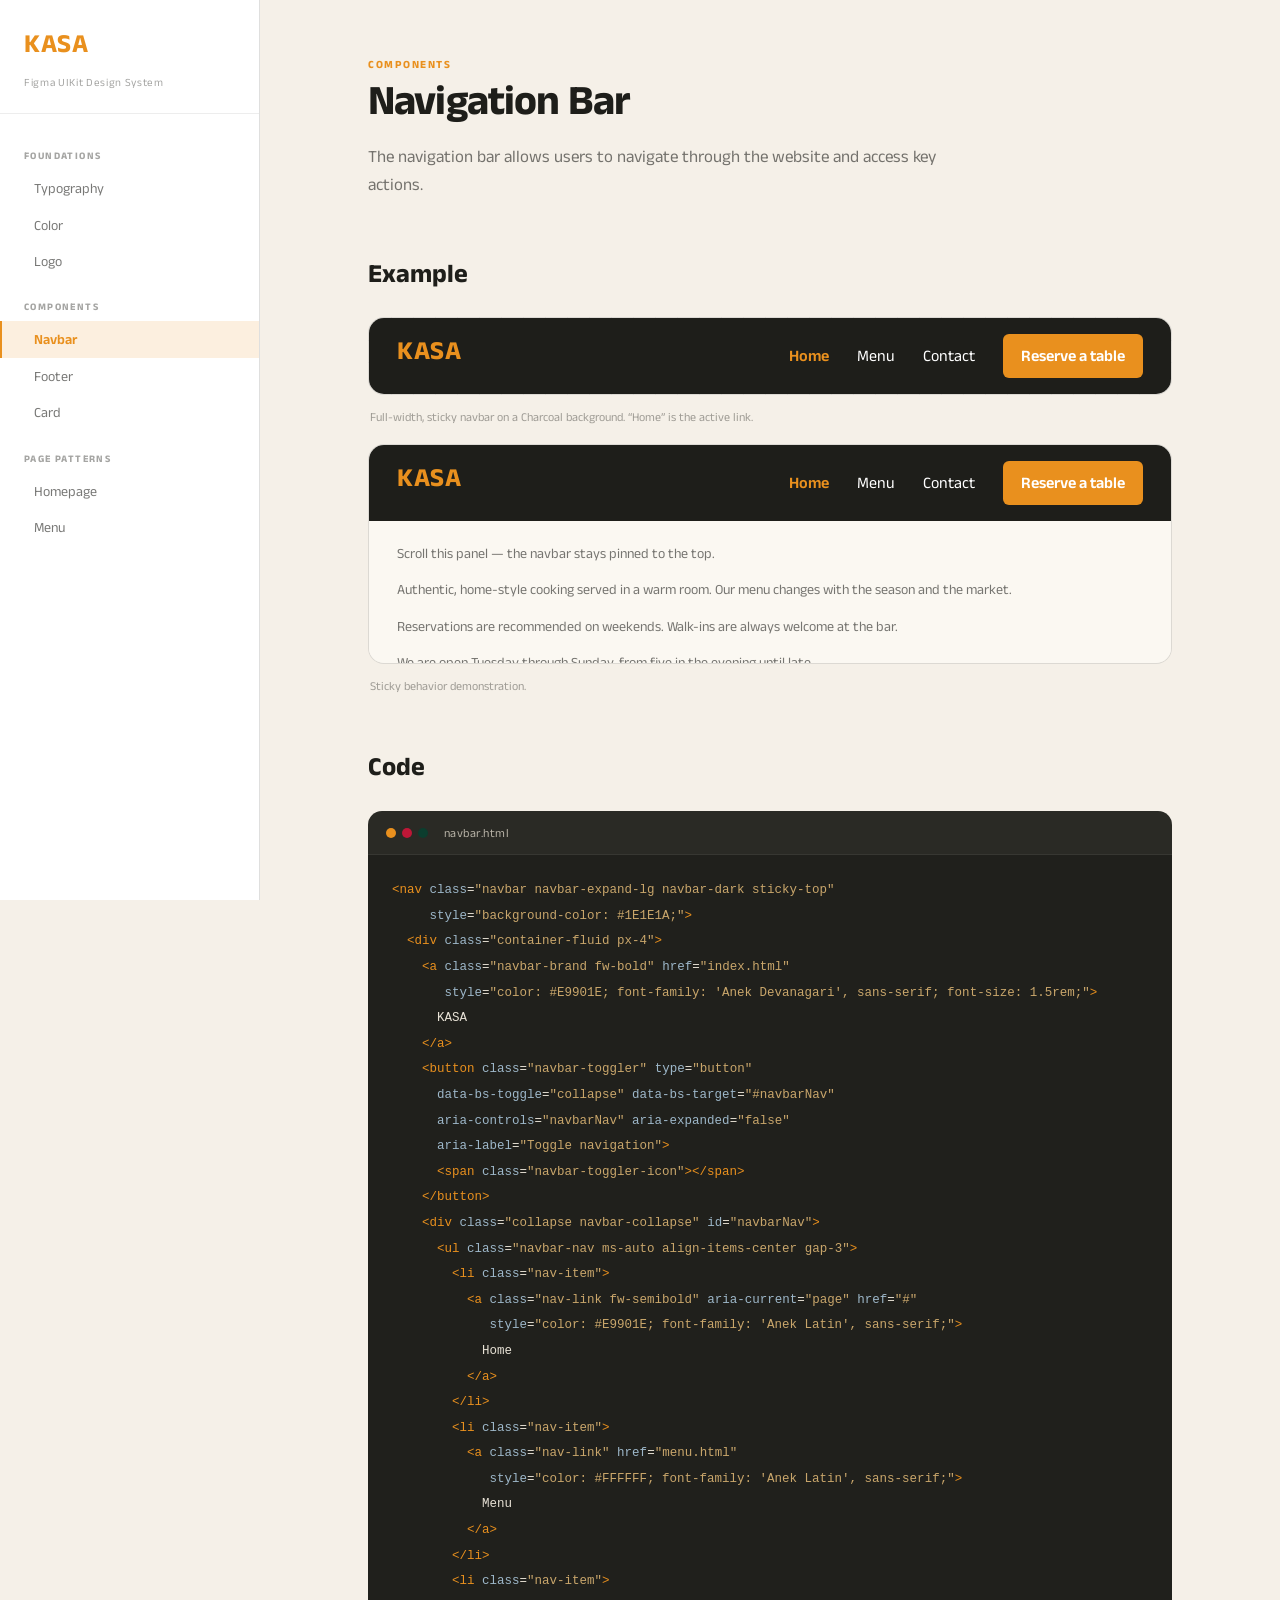
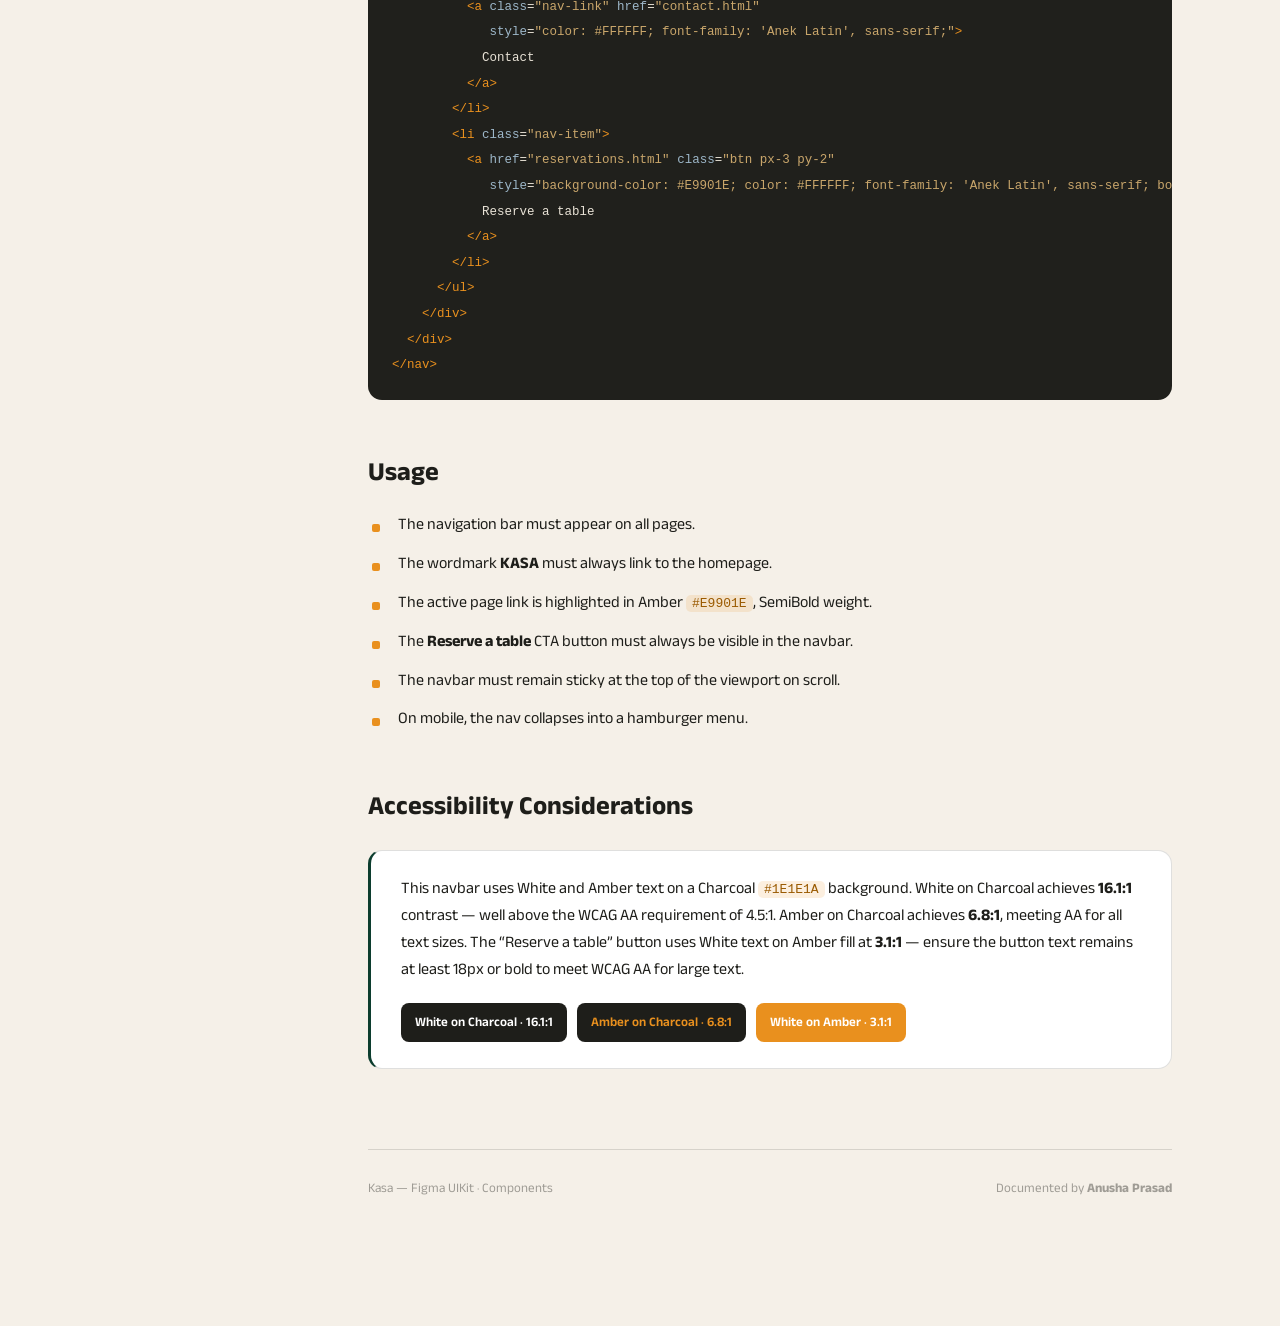
<file: navbar.html>
<!DOCTYPE html>
<html lang="en">
<head>
  <meta charset="UTF-8" />
  <meta name="viewport" content="width=device-width, initial-scale=1.0" />
  <title>Navbar — Kasa Figma UIKit</title>
  <link rel="stylesheet" href="../styles.css" />
  <style>
    /* ---- shared component-doc bits ---- */
    .comp-section { margin-top: 56px; }
    .comp-section > h3 { margin-bottom: 18px; }
    .preview-frame {
      background:
        linear-gradient(rgba(30,30,26,0.04) 1px, transparent 1px),
        linear-gradient(90deg, rgba(30,30,26,0.04) 1px, transparent 1px);
      background-size: 22px 22px;
      background-color: #FBF8F2;
      border: 1px solid var(--line);
      border-radius: 16px;
      padding: 28px;
      overflow: hidden;
    }
    .preview-frame.flush { padding: 0; }
    .preview-caption {
      font-family: var(--font-ui);
      font-size: 12px;
      color: var(--ink-40);
      margin: 12px 2px 0;
    }

    pre.code {
      margin: 0;
      background: #20201C;
      border-radius: 14px;
      padding: 22px 24px;
      overflow-x: auto;
    }
    pre.code code {
      font-family: ui-monospace, "SF Mono", "JetBrains Mono", Menlo, monospace;
      font-size: 12.5px;
      line-height: 1.75;
      white-space: pre;
      color: #E8E2D6;
    }
    pre.code .t { color: #E9901E; }       /* tag */
    pre.code .a { color: #9DB7C9; }       /* attr */
    pre.code .s { color: #C9A66B; }       /* string */
    pre.code .c { color: #6B6B62; }       /* comment */

    .code-head {
      display: flex; align-items: center; gap: 8px;
      background: #2A2A25;
      border-radius: 14px 14px 0 0;
      padding: 12px 18px;
      font-family: var(--font-ui);
      font-size: 12px;
      letter-spacing: 0.04em;
      color: #B7B2A6;
      border-bottom: 1px solid rgba(255,255,255,0.06);
    }
    .code-head + pre.code { border-radius: 0 0 14px 14px; }
    .dot3 { display: flex; gap: 6px; margin-right: 8px; }
    .dot3 span { width: 10px; height: 10px; border-radius: 50%; }

    /* ---- usage list ---- */
    ul.usage { list-style: none; margin: 0; padding: 0; display: grid; gap: 14px; }
    ul.usage li {
      position: relative;
      padding-left: 30px;
      font-size: 16px;
      line-height: 1.55;
      color: var(--ink);
    }
    ul.usage li::before {
      content: "";
      position: absolute;
      left: 4px; top: 9px;
      width: 8px; height: 8px;
      border-radius: 2px;
      background: var(--amber);
    }
    ul.usage li code, .a11y-box code {
      font-family: ui-monospace, "SF Mono", Menlo, monospace;
      font-size: 13px;
      background: var(--amber-soft);
      color: #9a5a00;
      padding: 1px 6px;
      border-radius: 5px;
    }

    /* ---- a11y box ---- */
    .a11y-box {
      background: var(--white);
      border: 1px solid var(--line);
      border-left: 3px solid var(--forest);
      border-radius: 14px;
      padding: 26px 30px;
      font-size: 16px;
      line-height: 1.7;
      color: var(--ink);
    }
    .a11y-box .ratios { display: flex; flex-wrap: wrap; gap: 10px; margin-top: 18px; }
    .a11y-box .rc {
      font-family: var(--font-ui);
      font-size: 13px;
      font-weight: 600;
      padding: 8px 14px;
      border-radius: 8px;
      white-space: nowrap;
    }

    /* ============ Live navbar demo ============ */
    .demo-navbar {
      display: flex;
      align-items: center;
      justify-content: space-between;
      background: #1E1E1A;
      padding: 16px 28px;
      gap: 24px;
    }
    .demo-navbar .brand {
      font-family: var(--font-display);
      font-weight: 700;
      font-size: 26px;
      letter-spacing: 0.02em;
      color: #E9901E;
      text-decoration: none;
    }
    .demo-navbar .links {
      display: flex;
      align-items: center;
      gap: 28px;
    }
    .demo-navbar .nlink {
      font-family: var(--font-ui);
      font-size: 16px;
      font-weight: 400;
      color: #FFFFFF;
      text-decoration: none;
      transition: color 0.18s var(--ease);
    }
    .demo-navbar .nlink:hover { color: #E9901E; }
    .demo-navbar .nlink.active { color: #E9901E; font-weight: 600; }
    .demo-navbar .cta {
      font-family: var(--font-ui);
      font-size: 16px;
      font-weight: 600;
      color: #FFFFFF;
      background: #E9901E;
      padding: 9px 18px;
      border-radius: 6px;
      text-decoration: none;
      white-space: nowrap;
      transition: filter 0.18s var(--ease);
    }
    .demo-navbar .cta:hover { filter: brightness(1.06); }

    /* sticky demo strip */
    .sticky-demo {
      height: 220px;
      overflow-y: auto;
      border: 1px solid var(--line);
      border-radius: 16px;
      background: #FBF8F2;
    }
    .sticky-demo .demo-navbar { position: sticky; top: 0; z-index: 2; }
    .sticky-demo .filler { padding: 24px 28px; color: var(--ink-60); font-size: 14px; }
    .sticky-demo .filler p { margin: 0 0 14px; }

    @media (max-width: 680px) {
      .demo-navbar { flex-wrap: wrap; gap: 14px; }
      .demo-navbar .links { gap: 16px; flex-wrap: wrap; }
    }
  </style>
</head>
<body data-page="navbar">
  <main class="content">
    <div class="page">

      <header>
        <div class="page-kicker">Components</div>
        <h2 class="page-title">Navigation Bar</h2>
        <p class="page-intro">The navigation bar allows users to navigate through the website and access key actions.</p>
      </header>

      <!-- 1. Example -->
      <section class="comp-section">
        <h3>Example</h3>
        <div class="preview-frame flush">
          <nav class="demo-navbar">
            <a class="brand" href="index.html">KASA</a>
            <div class="links">
              <a class="nlink active" href="#" aria-current="page">Home</a>
              <a class="nlink" href="#">Menu</a>
              <a class="nlink" href="#">Contact</a>
              <a class="cta" href="#">Reserve a table</a>
            </div>
          </nav>
        </div>
        <p class="preview-caption">Full-width, sticky navbar on a Charcoal background. “Home” is the active link.</p>

        <div style="margin-top:18px;">
          <div class="sticky-demo">
            <nav class="demo-navbar">
              <a class="brand" href="index.html">KASA</a>
              <div class="links">
                <a class="nlink active" href="#" aria-current="page">Home</a>
                <a class="nlink" href="#">Menu</a>
                <a class="nlink" href="#">Contact</a>
                <a class="cta" href="#">Reserve a table</a>
              </div>
            </nav>
            <div class="filler">
              <p>Scroll this panel — the navbar stays pinned to the top.</p>
              <p>Authentic, home-style cooking served in a warm room. Our menu changes with the season and the market.</p>
              <p>Reservations are recommended on weekends. Walk-ins are always welcome at the bar.</p>
              <p>We are open Tuesday through Sunday, from five in the evening until late.</p>
              <p>Private dining is available for parties of eight or more.</p>
              <p>Find us on the corner, under the green awning.</p>
            </div>
          </div>
          <p class="preview-caption">Sticky behavior demonstration.</p>
        </div>
      </section>

      <!-- 2. Code -->
      <section class="comp-section">
        <h3>Code</h3>
        <div class="code-head">
          <span class="dot3"><span style="background:#E9901E;"></span><span style="background:#BE1737;"></span><span style="background:#0C3D2E;"></span></span>
          navbar.html
        </div>
        <pre class="code"><code><span class="t">&lt;nav</span> <span class="a">class</span>=<span class="s">"navbar navbar-expand-lg navbar-dark sticky-top"</span>
     <span class="a">style</span>=<span class="s">"background-color: #1E1E1A;"</span><span class="t">&gt;</span>
  <span class="t">&lt;div</span> <span class="a">class</span>=<span class="s">"container-fluid px-4"</span><span class="t">&gt;</span>
    <span class="t">&lt;a</span> <span class="a">class</span>=<span class="s">"navbar-brand fw-bold"</span> <span class="a">href</span>=<span class="s">"index.html"</span>
       <span class="a">style</span>=<span class="s">"color: #E9901E; font-family: 'Anek Devanagari', sans-serif; font-size: 1.5rem;"</span><span class="t">&gt;</span>
      KASA
    <span class="t">&lt;/a&gt;</span>
    <span class="t">&lt;button</span> <span class="a">class</span>=<span class="s">"navbar-toggler"</span> <span class="a">type</span>=<span class="s">"button"</span>
      <span class="a">data-bs-toggle</span>=<span class="s">"collapse"</span> <span class="a">data-bs-target</span>=<span class="s">"#navbarNav"</span>
      <span class="a">aria-controls</span>=<span class="s">"navbarNav"</span> <span class="a">aria-expanded</span>=<span class="s">"false"</span>
      <span class="a">aria-label</span>=<span class="s">"Toggle navigation"</span><span class="t">&gt;</span>
      <span class="t">&lt;span</span> <span class="a">class</span>=<span class="s">"navbar-toggler-icon"</span><span class="t">&gt;&lt;/span&gt;</span>
    <span class="t">&lt;/button&gt;</span>
    <span class="t">&lt;div</span> <span class="a">class</span>=<span class="s">"collapse navbar-collapse"</span> <span class="a">id</span>=<span class="s">"navbarNav"</span><span class="t">&gt;</span>
      <span class="t">&lt;ul</span> <span class="a">class</span>=<span class="s">"navbar-nav ms-auto align-items-center gap-3"</span><span class="t">&gt;</span>
        <span class="t">&lt;li</span> <span class="a">class</span>=<span class="s">"nav-item"</span><span class="t">&gt;</span>
          <span class="t">&lt;a</span> <span class="a">class</span>=<span class="s">"nav-link fw-semibold"</span> <span class="a">aria-current</span>=<span class="s">"page"</span> <span class="a">href</span>=<span class="s">"#"</span>
             <span class="a">style</span>=<span class="s">"color: #E9901E; font-family: 'Anek Latin', sans-serif;"</span><span class="t">&gt;</span>
            Home
          <span class="t">&lt;/a&gt;</span>
        <span class="t">&lt;/li&gt;</span>
        <span class="t">&lt;li</span> <span class="a">class</span>=<span class="s">"nav-item"</span><span class="t">&gt;</span>
          <span class="t">&lt;a</span> <span class="a">class</span>=<span class="s">"nav-link"</span> <span class="a">href</span>=<span class="s">"menu.html"</span>
             <span class="a">style</span>=<span class="s">"color: #FFFFFF; font-family: 'Anek Latin', sans-serif;"</span><span class="t">&gt;</span>
            Menu
          <span class="t">&lt;/a&gt;</span>
        <span class="t">&lt;/li&gt;</span>
        <span class="t">&lt;li</span> <span class="a">class</span>=<span class="s">"nav-item"</span><span class="t">&gt;</span>
          <span class="t">&lt;a</span> <span class="a">class</span>=<span class="s">"nav-link"</span> <span class="a">href</span>=<span class="s">"contact.html"</span>
             <span class="a">style</span>=<span class="s">"color: #FFFFFF; font-family: 'Anek Latin', sans-serif;"</span><span class="t">&gt;</span>
            Contact
          <span class="t">&lt;/a&gt;</span>
        <span class="t">&lt;/li&gt;</span>
        <span class="t">&lt;li</span> <span class="a">class</span>=<span class="s">"nav-item"</span><span class="t">&gt;</span>
          <span class="t">&lt;a</span> <span class="a">href</span>=<span class="s">"reservations.html"</span> <span class="a">class</span>=<span class="s">"btn px-3 py-2"</span>
             <span class="a">style</span>=<span class="s">"background-color: #E9901E; color: #FFFFFF; font-family: 'Anek Latin', sans-serif; border-radius: 4px;"</span><span class="t">&gt;</span>
            Reserve a table
          <span class="t">&lt;/a&gt;</span>
        <span class="t">&lt;/li&gt;</span>
      <span class="t">&lt;/ul&gt;</span>
    <span class="t">&lt;/div&gt;</span>
  <span class="t">&lt;/div&gt;</span>
<span class="t">&lt;/nav&gt;</span></code></pre>
      </section>

      <!-- 3. Usage -->
      <section class="comp-section">
        <h3>Usage</h3>
        <ul class="usage">
          <li>The navigation bar must appear on all pages.</li>
          <li>The wordmark <b>KASA</b> must always link to the homepage.</li>
          <li>The active page link is highlighted in Amber <code>#E9901E</code>, SemiBold weight.</li>
          <li>The <b>Reserve a table</b> CTA button must always be visible in the navbar.</li>
          <li>The navbar must remain sticky at the top of the viewport on scroll.</li>
          <li>On mobile, the nav collapses into a hamburger menu.</li>
        </ul>
      </section>

      <!-- 4. Accessibility -->
      <section class="comp-section">
        <h3>Accessibility Considerations</h3>
        <div class="a11y-box">
          <p style="margin:0;">This navbar uses White and Amber text on a Charcoal <code>#1E1E1A</code> background. White on Charcoal achieves <b>16.1:1</b> contrast — well above the WCAG AA requirement of 4.5:1. Amber on Charcoal achieves <b>6.8:1</b>, meeting AA for all text sizes. The “Reserve a table” button uses White text on Amber fill at <b>3.1:1</b> — ensure the button text remains at least 18px or bold to meet WCAG AA for large text.</p>
          <div class="ratios">
            <span class="rc" style="background:#1E1E1A;color:#FFFFFF;">White on Charcoal · 16.1:1</span>
            <span class="rc" style="background:#1E1E1A;color:#E9901E;">Amber on Charcoal · 6.8:1</span>
            <span class="rc" style="background:#E9901E;color:#FFFFFF;">White on Amber · 3.1:1</span>
          </div>
        </div>
      </section>

      <footer class="doc-footer">
        <span>Kasa — Figma UIKit · Components</span>
        <span>Documented by <b>Anusha Prasad</b></span>
      </footer>

    </div>
  </main>
  <script src="../nav.js"></script>
</body>
</html>
</file>
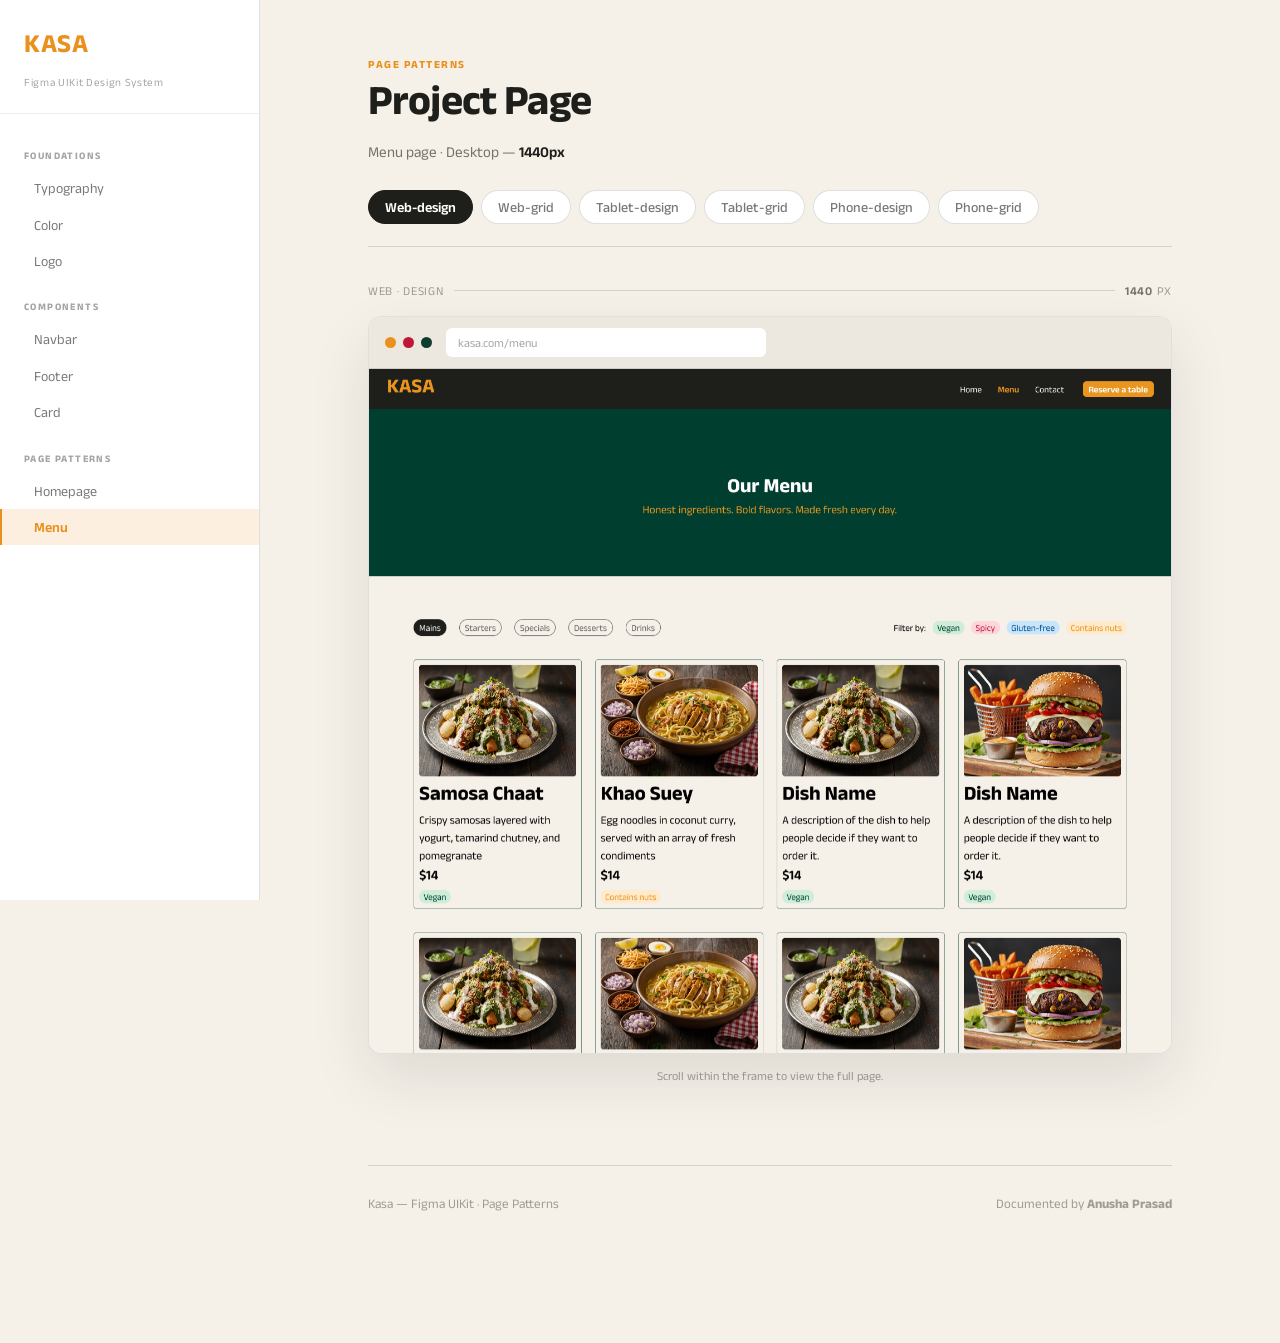
<file: project-pattern.html>
<!DOCTYPE html>
<html lang="en">
<head>
  <meta charset="UTF-8" />
  <meta name="viewport" content="width=device-width, initial-scale=1.0" />
  <title>Project Page — Kasa Figma UIKit</title>
  <link rel="stylesheet" href="../styles.css" />
  <style>
    .pattern-subhead {
      font-family: var(--font-ui);
      font-size: 15px;
      color: var(--ink-60);
      margin: 10px 0 0;
    }
    .pattern-subhead b { color: var(--ink); font-weight: 600; }

    /* ---- tab row ---- */
    .tabs {
      display: flex;
      flex-wrap: wrap;
      gap: 8px;
      margin-top: 26px;
      padding-bottom: 22px;
      border-bottom: 1px solid var(--line);
    }
    .tab {
      font-family: var(--font-ui);
      font-size: 14px;
      font-weight: 500;
      color: var(--ink-60);
      background: var(--white);
      border: 1px solid var(--line);
      border-radius: 100px;
      padding: 8px 16px;
      text-decoration: none;
      transition: all 0.16s var(--ease);
      cursor: pointer;
      white-space: nowrap;
    }
    .tab:hover { border-color: var(--amber); color: var(--ink); }
    .tab.active {
      background: var(--charcoal);
      border-color: var(--charcoal);
      color: var(--white);
      font-weight: 600;
    }

    /* ---- device meta ---- */
    .device-meta {
      display: flex;
      align-items: center;
      gap: 10px;
      margin: 34px 0 14px;
      font-family: var(--font-ui);
      font-size: 12px;
      letter-spacing: 0.06em;
      text-transform: uppercase;
      color: var(--ink-40);
    }
    .device-meta .ruler { flex: 1; height: 1px; background: var(--line); }

    /* ---- placeholder mockup frame ---- */
    .mockup {
      position: relative;
      border: 2px dashed var(--ink-40);
      border-radius: 16px;
      background: #FBF8F2;
      padding: 26px;
    }
    .mockup-badge {
      position: absolute;
      top: -13px; left: 24px;
      background: var(--charcoal);
      color: #fff;
      font-family: var(--font-ui);
      font-size: 11px;
      font-weight: 600;
      letter-spacing: 0.06em;
      padding: 5px 12px;
      border-radius: 100px;
    }

    /* ---- wireframe ---- */
    .wire {
      background: #fff;
      border: 1px solid var(--line);
      border-radius: 8px;
      overflow: hidden;
    }
    .wire-row { padding: 0; }
    .wlabel {
      font-family: var(--font-ui);
      font-size: 11px;
      font-weight: 600;
      letter-spacing: 0.08em;
      text-transform: uppercase;
      color: var(--ink-40);
    }

    /* navbar wire */
    .w-nav {
      display: flex; align-items: center; justify-content: space-between;
      background: #1E1E1A; padding: 14px 20px;
    }
    .w-nav .brand { font-family: var(--font-display); font-weight: 700; font-size: 16px; color: #E9901E; }
    .w-nav .links { display: flex; gap: 14px; align-items: center; }
    .w-nav .links span { width: 38px; height: 8px; background: rgba(255,255,255,0.55); border-radius: 2px; }
    .w-nav .cta { width: 78px; height: 22px; background: #E9901E; border-radius: 4px; }

    /* hero banner wire */
    .w-hero {
      height: 200px;
      background:
        linear-gradient(rgba(12,61,46,0.78), rgba(12,61,46,0.78)),
        repeating-linear-gradient(45deg, #16513c 0 16px, #134734 16px 32px);
      display: grid; place-items: center;
    }
    .w-hero .tag {
      font-family: var(--font-ui); font-size: 12px; letter-spacing: 0.08em;
      text-transform: uppercase; color: rgba(255,255,255,0.85);
      border: 1px dashed rgba(255,255,255,0.5); padding: 8px 16px; border-radius: 6px;
    }

    /* title + meta */
    .w-title { padding: 24px 26px 8px; }
    .w-title .h1bar { height: 26px; width: 46%; background: #1E1E1A; border-radius: 3px; }
    .w-meta { display: flex; gap: 12px; padding: 14px 26px 22px; flex-wrap: wrap; border-bottom: 1px solid var(--line); }
    .w-meta .m {
      display: flex; flex-direction: column; gap: 6px;
    }
    .w-meta .m .k { font-family: var(--font-ui); font-size: 10px; letter-spacing: 0.08em; text-transform: uppercase; color: var(--amber); font-weight: 600; }
    .w-meta .m .v { height: 9px; width: 70px; background: rgba(30,30,26,0.35); border-radius: 2px; }

    /* body split */
    .w-body { display: grid; grid-template-columns: 2fr 1fr; gap: 26px; padding: 26px; }
    .w-body .main-col { display: grid; gap: 10px; align-content: start; }
    .w-body .main-col .tl { height: 10px; background: rgba(30,30,26,0.3); border-radius: 2px; }
    .w-body .main-col .tl.w90 { width: 90%; }
    .w-body .main-col .tl.w75 { width: 75%; }
    .w-body .main-col .img-ph {
      height: 120px; margin: 8px 0;
      background: repeating-linear-gradient(45deg, #E4E0D7 0 12px, #DAD5CB 12px 24px);
      border-radius: 4px;
      display: grid; place-items: center;
      font-family: var(--font-ui); font-size: 11px; letter-spacing: 0.06em;
      text-transform: uppercase; color: rgba(30,30,26,0.4);
    }
    .w-body .side-col {
      background: #F5F0E8;
      border: 1px solid var(--line);
      border-radius: 6px;
      padding: 16px;
      display: grid; gap: 9px; align-content: start;
    }
    .w-body .side-col .sb-label { font-family: var(--font-ui); font-size: 10px; letter-spacing: 0.08em; text-transform: uppercase; color: var(--ink-40); font-weight: 600; margin-bottom: 4px; }
    .w-body .side-col .tl { height: 8px; background: rgba(30,30,26,0.28); border-radius: 2px; }
    .w-body .side-col .tl.short { width: 60%; }
    .w-body .side-col .chip { height: 24px; width: 100%; background: #0C3D2E; border-radius: 4px; margin-top: 6px; }

    /* footer wire */
    .w-foot { background: #1E1E1A; padding: 20px 26px; display: flex; gap: 24px; }
    .w-foot .brand { font-family: var(--font-display); font-weight: 700; font-size: 15px; color: #E9901E; }
    .w-foot .fcol { display: grid; gap: 7px; }
    .w-foot .fcol span { width: 56px; height: 7px; background: rgba(255,255,255,0.4); border-radius: 2px; }
    .w-strip { background: #0C3D2E; height: 18px; }

    /* region tags down the side */
    .wire-region { position: relative; }
    .region-tag {
      position: absolute; top: 8px; right: 10px;
      font-family: var(--font-ui); font-size: 10px; font-weight: 700;
      letter-spacing: 0.08em; padding: 3px 8px; border-radius: 100px;
      background: rgba(255,255,255,0.85); color: var(--charcoal);
    }
    .region-tag.on-light { background: rgba(30,30,26,0.08); color: var(--ink-60); }

    .replace-note {
      margin-top: 18px;
      display: flex; gap: 12px; align-items: flex-start;
      background: var(--white);
      border: 1px solid var(--line);
      border-left: 3px solid var(--amber);
      border-radius: 12px;
      padding: 18px 22px;
      font-size: 15px; line-height: 1.6; color: var(--ink);
    }
    .replace-note .ic {
      flex: none; width: 22px; height: 22px; margin-top: 1px;
      border-radius: 6px; background: var(--amber-soft);
      display: grid; place-items: center; color: #9a5a00; font-weight: 700; font-size: 13px;
      font-family: var(--font-ui);
    }
    .filename {
      font-family: ui-monospace, "SF Mono", Menlo, monospace;
      font-size: 13px; color: var(--navy);
      background: rgba(0,73,130,0.08); padding: 1px 7px; border-radius: 5px;
    }

    @media (max-width: 720px) {
      .w-body { grid-template-columns: 1fr; }
      .w-foot { flex-wrap: wrap; }
    }

    /* ============ Screenshot viewer ============ */
    .screen-meta {
      display: flex; align-items: center; gap: 10px;
      margin: 34px 0 16px;
      font-family: var(--font-ui);
      font-size: 12px; letter-spacing: 0.06em; text-transform: uppercase;
      color: var(--ink-40);
    }
    .screen-meta .ruler { flex: 1; height: 1px; background: var(--line); }
    .screen-meta b { color: var(--ink-60); font-weight: 600; }

    .screen-panel { display: none; }
    .screen-panel.active { display: block; }

    .frame { margin: 0 auto; background: var(--white); }
    .frame-web {
      max-width: 100%;
      border: 1px solid var(--line);
      border-radius: 14px;
      overflow: hidden;
      box-shadow: 0 24px 60px rgba(30,30,26,0.10);
    }
    .frame-web .browser-bar {
      display: flex; align-items: center; gap: 14px;
      background: #EDE8DF; padding: 11px 16px;
      border-bottom: 1px solid var(--line);
    }
    .frame-web .browser-dots { display: flex; gap: 7px; }
    .frame-web .browser-dots span { width: 11px; height: 11px; border-radius: 50%; }
    .frame-web .browser-url {
      flex: 1; background: var(--white); border-radius: 6px;
      padding: 5px 12px; font-family: var(--font-ui);
      font-size: 12px; color: var(--ink-40); max-width: 320px;
    }
    .frame-tablet { max-width: 560px; background: #15150F; padding: 14px; border-radius: 30px; box-shadow: 0 24px 60px rgba(30,30,26,0.18); }
    .frame-phone  { max-width: 320px; background: #15150F; padding: 12px; border-radius: 36px; box-shadow: 0 24px 60px rgba(30,30,26,0.18); }

    .frame-scroll { max-height: 76vh; overflow-y: auto; background: #FBF8F2; -webkit-overflow-scrolling: touch; }
    .frame-tablet .frame-scroll { border-radius: 18px; }
    .frame-phone  .frame-scroll { border-radius: 26px; }
    .frame-scroll img { width: 100%; display: block; }
    .frame-scroll::-webkit-scrollbar { width: 10px; }
    .frame-scroll::-webkit-scrollbar-thumb { background: rgba(30,30,26,0.22); border-radius: 10px; border: 2px solid #FBF8F2; }

    .scroll-hint {
      font-family: var(--font-ui); font-size: 12px; color: var(--ink-40);
      margin: 12px 2px 0; text-align: center;
    }
  </style>
</head>
<body data-page="project">
  <main class="content">
    <div class="page">

      <header>
        <div class="page-kicker">Page Patterns</div>
        <h2 class="page-title">Project Page</h2>
        <p class="pattern-subhead">Menu page · Desktop — <b>1440px</b></p>

        <div class="tabs">
          <button class="tab active" type="button" data-target="sp-web-design">Web-design</button>
          <button class="tab" type="button" data-target="sp-web-grid">Web-grid</button>
          <button class="tab" type="button" data-target="sp-tablet-design">Tablet-design</button>
          <button class="tab" type="button" data-target="sp-tablet-grid">Tablet-grid</button>
          <button class="tab" type="button" data-target="sp-phone-design">Phone-design</button>
          <button class="tab" type="button" data-target="sp-phone-grid">Phone-grid</button>
        </div>
      </header>

      <!-- Screenshot viewer -->
      <div class="screen-viewer">

        <div class="screen-panel active" id="sp-web-design">
          <div class="screen-meta"><span>Web · Design</span><span class="ruler"></span><span><b>1440</b> px</span></div>
          <div class="frame frame-web">
            <div class="browser-bar"><div class="browser-dots"><span style="background:#E9901E;"></span><span style="background:#BE1737;"></span><span style="background:#0C3D2E;"></span></div><div class="browser-url">kasa.com/menu</div></div>
            <div class="frame-scroll"><img src="assets/screens/menu-web-design.png" alt="Kasa menu page — desktop design, 1440px" /></div>
          </div>
          <p class="scroll-hint">Scroll within the frame to view the full page.</p>
        </div>

        <div class="screen-panel" id="sp-web-grid">
          <div class="screen-meta"><span>Web · Grid overlay</span><span class="ruler"></span><span><b>1440</b> px</span></div>
          <div class="frame frame-web">
            <div class="browser-bar"><div class="browser-dots"><span style="background:#E9901E;"></span><span style="background:#BE1737;"></span><span style="background:#0C3D2E;"></span></div><div class="browser-url">kasa.com/menu</div></div>
            <div class="frame-scroll"><img src="assets/screens/menu-web-grid.png" alt="Kasa menu page — desktop column grid overlay" /></div>
          </div>
          <p class="scroll-hint">Scroll within the frame to view the full page.</p>
        </div>

        <div class="screen-panel" id="sp-tablet-design">
          <div class="screen-meta"><span>Tablet · Design</span><span class="ruler"></span><span><b>834</b> px</span></div>
          <div class="frame frame-tablet">
            <div class="frame-scroll"><img src="assets/screens/menu-tablet-design.png" alt="Kasa menu page — tablet design, 834px" /></div>
          </div>
          <p class="scroll-hint">Scroll within the frame to view the full page.</p>
        </div>

        <div class="screen-panel" id="sp-tablet-grid">
          <div class="screen-meta"><span>Tablet · Grid overlay</span><span class="ruler"></span><span><b>834</b> px</span></div>
          <div class="frame frame-tablet">
            <div class="frame-scroll"><img src="assets/screens/menu-tablet-grid.png" alt="Kasa menu page — tablet column grid overlay" /></div>
          </div>
          <p class="scroll-hint">Scroll within the frame to view the full page.</p>
        </div>

        <div class="screen-panel" id="sp-phone-design">
          <div class="screen-meta"><span>Phone · Design</span><span class="ruler"></span><span><b>402</b> px</span></div>
          <div class="frame frame-phone">
            <div class="frame-scroll"><img src="assets/screens/menu-phone-design.png" alt="Kasa menu page — phone design, 402px" /></div>
          </div>
          <p class="scroll-hint">Scroll within the frame to view the full page.</p>
        </div>

        <div class="screen-panel" id="sp-phone-grid">
          <div class="screen-meta"><span>Phone · Grid overlay</span><span class="ruler"></span><span><b>402</b> px</span></div>
          <div class="frame frame-phone">
            <div class="frame-scroll"><img src="assets/screens/menu-phone-grid.png" alt="Kasa menu page — phone column grid overlay" /></div>
          </div>
          <p class="scroll-hint">Scroll within the frame to view the full page.</p>
        </div>

      </div>

      <footer class="doc-footer">
        <span>Kasa — Figma UIKit · Page Patterns</span>
        <span>Documented by <b>Anusha Prasad</b></span>
      </footer>

    </div>
  </main>
  <script src="../nav.js"></script>
  <script>
    (function () {
      var tabs = document.querySelectorAll('.tabs .tab');
      var panels = document.querySelectorAll('.screen-panel');
      tabs.forEach(function (tab) {
        tab.addEventListener('click', function () {
          tabs.forEach(function (t) { t.classList.remove('active'); });
          panels.forEach(function (p) { p.classList.remove('active'); });
          tab.classList.add('active');
          var panel = document.getElementById(tab.dataset.target);
          if (panel) {
            panel.classList.add('active');
            var sc = panel.querySelector('.frame-scroll');
            if (sc) sc.scrollTop = 0;
          }
        });
      });
    })();
  </script>
</body>
</html>
</file>
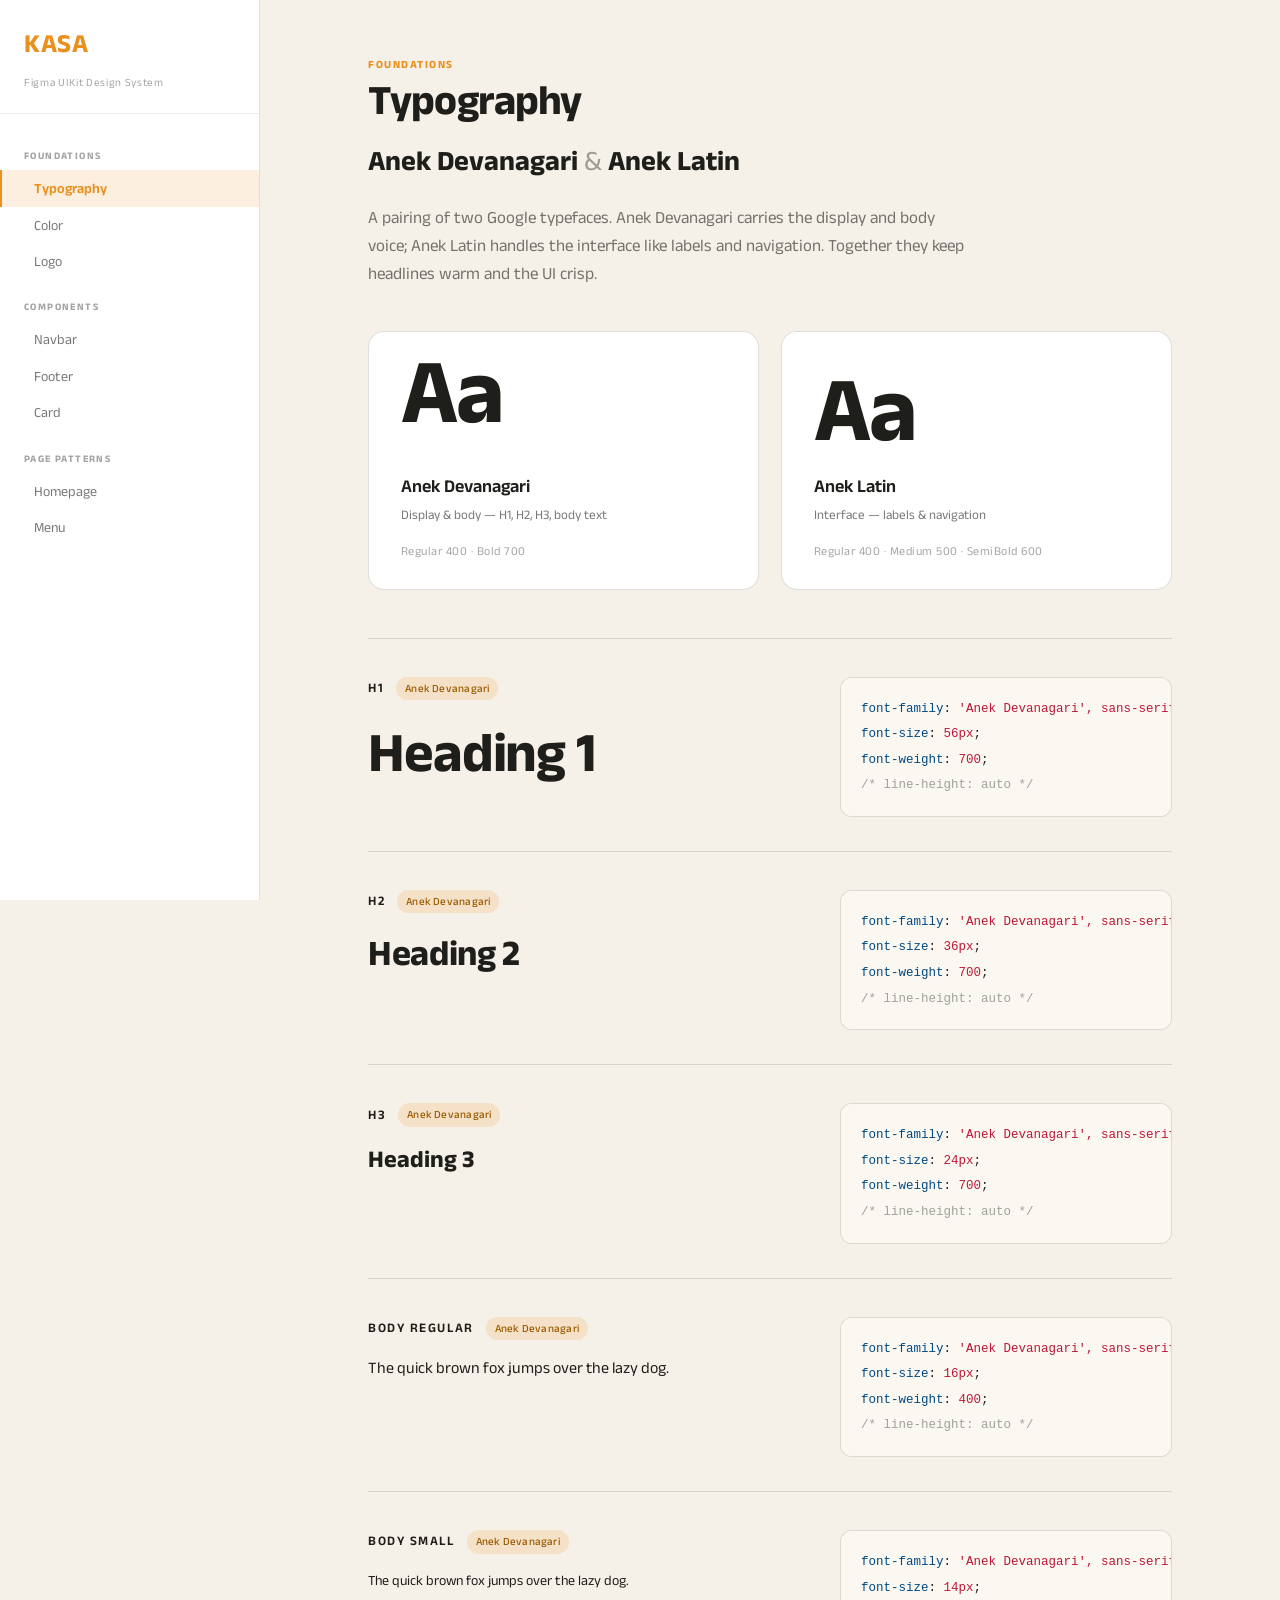
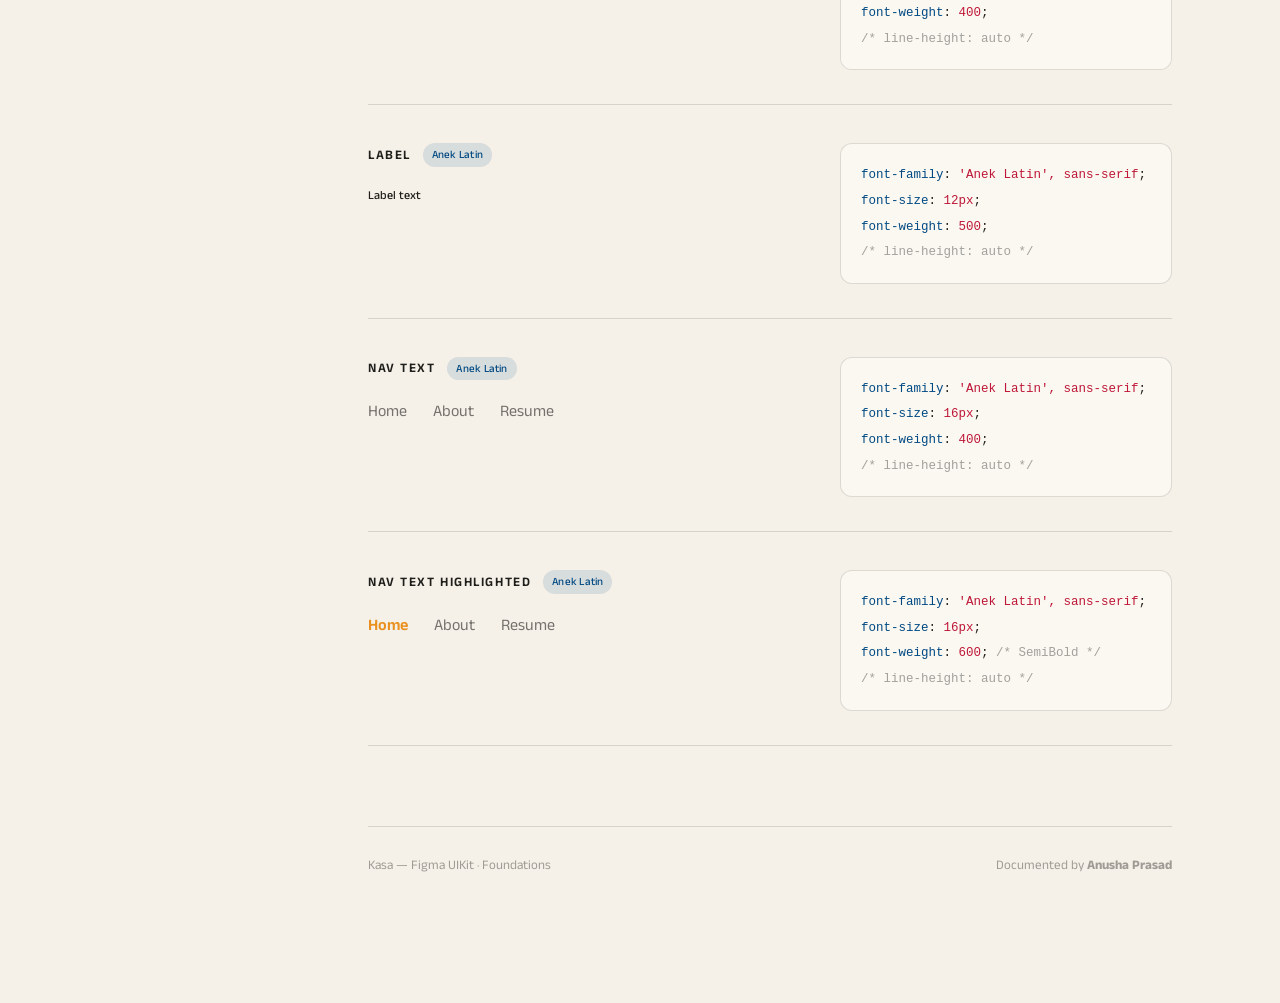
<file: type.html>
<!DOCTYPE html>
<html lang="en">
<head>
  <meta charset="UTF-8" />
  <meta name="viewport" content="width=device-width, initial-scale=1.0" />
  <title>Typography — Kasa Figma UIKit</title>
  <link rel="stylesheet" href="../styles.css" />
  <style>
    .page-sub { margin-top: 14px; }
    .page-sub h3 { font-size: 28px; }
    .page-sub h3 .amp { color: var(--ink-40); font-weight: 400; }

    /* Font pairing showcase */
    .font-pair {
      display: grid;
      grid-template-columns: 1fr 1fr;
      gap: 22px;
      margin-top: 40px;
    }
    .font-card {
      background: var(--white);
      border: 1px solid var(--line);
      border-radius: 16px;
      padding: 30px 32px 28px;
    }
    .font-card .glyph {
      font-size: 92px;
      line-height: 1;
      font-weight: 700;
      letter-spacing: -0.02em;
      margin-bottom: 18px;
    }
    .font-card .fc-name { font-family: var(--font-ui); font-weight: 600; font-size: 18px; }
    .font-card .fc-role {
      font-family: var(--font-ui);
      font-size: 13px;
      color: var(--ink-60);
      margin-top: 4px;
    }
    .font-card .fc-weights {
      margin-top: 16px;
      font-family: var(--font-ui);
      font-size: 12px;
      letter-spacing: 0.04em;
      color: var(--ink-40);
    }

    /* Type specimen rows */
    .specimens { margin-top: 8px; }
    .type-row {
      display: grid;
      grid-template-columns: 1fr 332px;
      gap: 48px;
      align-items: start;
      padding: 38px 0 34px;
    }
    .type-row > * { min-width: 0; }
    .type-meta { display: flex; align-items: center; gap: 12px; margin-bottom: 18px; }
    .type-name {
      font-family: var(--font-ui);
      font-weight: 600;
      font-size: 13px;
      letter-spacing: 0.12em;
      text-transform: uppercase;
      color: var(--charcoal);
    }
    .font-tag {
      font-family: var(--font-ui);
      font-size: 11px;
      font-weight: 500;
      letter-spacing: 0.02em;
      padding: 3px 9px;
      border-radius: 100px;
      white-space: nowrap;
      flex: none;
    }
    .tag-dev   { color: #9a5a00; background: rgba(233,144,30,0.16); }
    .tag-latin { color: var(--navy); background: rgba(0,73,130,0.12); }

    .type-sample { color: var(--charcoal); }
    .type-sample .nav-demo { display: flex; gap: 26px; align-items: baseline; }
    .type-sample .nav-item { color: var(--ink-60); }
    .type-sample .nav-item.active { color: var(--amber); font-weight: 600; }

    /* Code block */
    pre.code {
      margin: 0;
      background: #FBF8F2;
      border: 1px solid var(--line);
      border-radius: 12px;
      padding: 18px 20px;
      overflow-x: auto;
    }
    pre.code code {
      font-family: ui-monospace, "SF Mono", "JetBrains Mono", Menlo, monospace;
      font-size: 12.5px;
      line-height: 1.7;
      white-space: pre;
      color: var(--ink);
    }
    pre.code .k { color: var(--navy); }
    pre.code .v { color: var(--crimson); }
    pre.code .c { color: var(--ink-40); }

    hr.thin { margin: 0; }

    @media (max-width: 1080px) {
      .type-row { grid-template-columns: 1fr; gap: 20px; }
    }
    @media (max-width: 880px) {
      .font-pair { grid-template-columns: 1fr; }
      .type-row { grid-template-columns: 1fr; gap: 22px; }
    }
  </style>
</head>
<body data-page="typography">
  <main class="content">
    <div class="page">

      <header>
        <div class="page-kicker">Foundations</div>
        <h2 class="page-title">Typography</h2>
        <div class="page-sub">
          <h3>Anek Devanagari <span class="amp">&amp;</span> Anek Latin</h3>
        </div>
        <p class="page-intro" style="margin-top:18px;">A pairing of two Google typefaces. Anek Devanagari carries the display and body voice; Anek Latin handles the interface like labels and navigation. Together they keep headlines warm and the UI crisp.</p>

        <div class="font-pair">
          <div class="font-card">
            <div class="glyph" style="font-family:var(--font-display);">Aa</div>
            <div class="fc-name">Anek Devanagari</div>
            <div class="fc-role">Display &amp; body — H1, H2, H3, body text</div>
            <div class="fc-weights">Regular 400 · Bold 700</div>
          </div>
          <div class="font-card">
            <div class="glyph" style="font-family:var(--font-ui);">Aa</div>
            <div class="fc-name">Anek Latin</div>
            <div class="fc-role">Interface — labels &amp; navigation</div>
            <div class="fc-weights">Regular 400 · Medium 500 · SemiBold 600</div>
          </div>
        </div>
      </header>

      <section class="section specimens" style="margin-top:48px;">

        <!-- 1. H1 -->
        <hr class="divider" style="margin:0;" />
        <div class="type-row">
          <div>
            <div class="type-meta"><span class="type-name">H1</span><span class="font-tag tag-dev">Anek Devanagari</span></div>
            <div class="type-sample" style="font-family:var(--font-display);font-size:56px;font-weight:700;letter-spacing:-0.02em;">Heading 1</div>
          </div>
          <pre class="code"><code><span class="k">font-family</span>: <span class="v">'Anek Devanagari', sans-serif</span>;
<span class="k">font-size</span>: <span class="v">56px</span>;
<span class="k">font-weight</span>: <span class="v">700</span>;
<span class="c">/* line-height: auto */</span></code></pre>
        </div>

        <!-- 2. H2 -->
        <hr class="divider thin" />
        <div class="type-row">
          <div>
            <div class="type-meta"><span class="type-name">H2</span><span class="font-tag tag-dev">Anek Devanagari</span></div>
            <div class="type-sample" style="font-family:var(--font-display);font-size:36px;font-weight:700;letter-spacing:-0.01em;">Heading 2</div>
          </div>
          <pre class="code"><code><span class="k">font-family</span>: <span class="v">'Anek Devanagari', sans-serif</span>;
<span class="k">font-size</span>: <span class="v">36px</span>;
<span class="k">font-weight</span>: <span class="v">700</span>;
<span class="c">/* line-height: auto */</span></code></pre>
        </div>

        <!-- 3. H3 -->
        <hr class="divider thin" />
        <div class="type-row">
          <div>
            <div class="type-meta"><span class="type-name">H3</span><span class="font-tag tag-dev">Anek Devanagari</span></div>
            <div class="type-sample" style="font-family:var(--font-display);font-size:24px;font-weight:700;">Heading 3</div>
          </div>
          <pre class="code"><code><span class="k">font-family</span>: <span class="v">'Anek Devanagari', sans-serif</span>;
<span class="k">font-size</span>: <span class="v">24px</span>;
<span class="k">font-weight</span>: <span class="v">700</span>;
<span class="c">/* line-height: auto */</span></code></pre>
        </div>

        <!-- 4. Body Regular -->
        <hr class="divider thin" />
        <div class="type-row">
          <div>
            <div class="type-meta"><span class="type-name">Body Regular</span><span class="font-tag tag-dev">Anek Devanagari</span></div>
            <div class="type-sample" style="font-family:var(--font-display);font-size:16px;font-weight:400;">The quick brown fox jumps over the lazy dog.</div>
          </div>
          <pre class="code"><code><span class="k">font-family</span>: <span class="v">'Anek Devanagari', sans-serif</span>;
<span class="k">font-size</span>: <span class="v">16px</span>;
<span class="k">font-weight</span>: <span class="v">400</span>;
<span class="c">/* line-height: auto */</span></code></pre>
        </div>

        <!-- 5. Body Small -->
        <hr class="divider thin" />
        <div class="type-row">
          <div>
            <div class="type-meta"><span class="type-name">Body Small</span><span class="font-tag tag-dev">Anek Devanagari</span></div>
            <div class="type-sample" style="font-family:var(--font-display);font-size:14px;font-weight:400;">The quick brown fox jumps over the lazy dog.</div>
          </div>
          <pre class="code"><code><span class="k">font-family</span>: <span class="v">'Anek Devanagari', sans-serif</span>;
<span class="k">font-size</span>: <span class="v">14px</span>;
<span class="k">font-weight</span>: <span class="v">400</span>;
<span class="c">/* line-height: auto */</span></code></pre>
        </div>

        <!-- 6. Label -->
        <hr class="divider thin" />
        <div class="type-row">
          <div>
            <div class="type-meta"><span class="type-name">Label</span><span class="font-tag tag-latin">Anek Latin</span></div>
            <div class="type-sample" style="font-family:var(--font-ui);font-size:12px;font-weight:500;">Label text</div>
          </div>
          <pre class="code"><code><span class="k">font-family</span>: <span class="v">'Anek Latin', sans-serif</span>;
<span class="k">font-size</span>: <span class="v">12px</span>;
<span class="k">font-weight</span>: <span class="v">500</span>;
<span class="c">/* line-height: auto */</span></code></pre>
        </div>

        <!-- 7. Nav Text -->
        <hr class="divider thin" />
        <div class="type-row">
          <div>
            <div class="type-meta"><span class="type-name">Nav Text</span><span class="font-tag tag-latin">Anek Latin</span></div>
            <div class="type-sample" style="font-family:var(--font-ui);font-size:16px;font-weight:400;">
              <span class="nav-demo">
                <span class="nav-item">Home</span><span class="nav-item">About</span><span class="nav-item">Resume</span>
              </span>
            </div>
          </div>
          <pre class="code"><code><span class="k">font-family</span>: <span class="v">'Anek Latin', sans-serif</span>;
<span class="k">font-size</span>: <span class="v">16px</span>;
<span class="k">font-weight</span>: <span class="v">400</span>;
<span class="c">/* line-height: auto */</span></code></pre>
        </div>

        <!-- 8. Nav Text Highlighted -->
        <hr class="divider thin" />
        <div class="type-row">
          <div>
            <div class="type-meta"><span class="type-name">Nav Text Highlighted</span><span class="font-tag tag-latin">Anek Latin</span></div>
            <div class="type-sample" style="font-family:var(--font-ui);font-size:16px;">
              <span class="nav-demo">
                <span class="nav-item active">Home</span><span class="nav-item">About</span><span class="nav-item">Resume</span>
              </span>
            </div>
          </div>
          <pre class="code"><code><span class="k">font-family</span>: <span class="v">'Anek Latin', sans-serif</span>;
<span class="k">font-size</span>: <span class="v">16px</span>;
<span class="k">font-weight</span>: <span class="v">600</span>; <span class="c">/* SemiBold */</span>
<span class="c">/* line-height: auto */</span></code></pre>
        </div>

        <hr class="divider thin" />
      </section>

      <footer class="doc-footer">
        <span>Kasa — Figma UIKit · Foundations</span>
        <span>Documented by <b>Anusha Prasad</b></span>
      </footer>

    </div>
  </main>
  <script src="../nav.js"></script>
</body>
</html>
</file>
<file: styles.css>
/* ============================================================
   Kasa Design System — styles.css
   Shared across all documentation pages
   ============================================================ */

/* Google Fonts */
@import url('https://fonts.googleapis.com/css2?family=Anek+Devanagari:wght@400;500;600;700&family=Anek+Latin:wght@400;500;600;700&display=swap');

/* ---- CSS Custom Properties ---- */
:root {
  /* Brand colors */
  --amber:       #E9901E;
  --amber-soft:  rgba(233,144,30,0.14);
  --cream:       #F5F0E8;
  --forest:      #0C3D2E;
  --crimson:     #BE1737;
  --navy:        #004982;
  --charcoal:    #1E1E1A;
  --white:       #FFFFFF;

  /* Ink scale */
  --ink:         #1E1E1A;
  --ink-60:      rgba(30,30,26,0.60);
  --ink-40:      rgba(30,30,26,0.40);

  /* Surfaces & borders */
  --line:        rgba(30,30,26,0.14);
  --line-soft:   rgba(30,30,26,0.08);

  /* Typography */
  --font-display: 'Anek Devanagari', sans-serif;
  --font-ui:      'Anek Latin', sans-serif;

  /* Motion */
  --ease: cubic-bezier(0.25, 0.46, 0.45, 0.94);

  /* Layout */
  --sidebar-w: 260px;
}

/* ---- Reset & Base ---- */
*, *::before, *::after { box-sizing: border-box; margin: 0; padding: 0; }

html { font-size: 16px; -webkit-text-size-adjust: 100%; }

body {
  font-family: var(--font-display);
  font-size: 16px;
  color: var(--ink);
  background: var(--cream);
  display: flex;
  min-height: 100vh;
  line-height: 1.6;
}

a { color: inherit; }
img { display: block; max-width: 100%; }

/* ---- Sidebar Nav ---- */
.doc-sidebar {
  width: var(--sidebar-w);
  flex: none;
  background: var(--white);
  border-right: 1px solid var(--line);
  height: 100vh;
  position: sticky;
  top: 0;
  overflow-y: auto;
  display: flex;
  flex-direction: column;
  z-index: 100;
}

.doc-sidebar::-webkit-scrollbar { width: 4px; }
.doc-sidebar::-webkit-scrollbar-thumb { background: var(--line); border-radius: 4px; }

.sidebar-logo {
  padding: 28px 24px 22px;
  border-bottom: 1px solid var(--line-soft);
  flex: none;
}

.sidebar-logo a {
  font-family: var(--font-display);
  font-weight: 700;
  font-size: 26px;
  letter-spacing: 0.02em;
  color: var(--amber);
  text-decoration: none;
  display: block;
}

.sidebar-logo .tagline {
  font-family: var(--font-ui);
  font-size: 11px;
  color: var(--ink-40);
  letter-spacing: 0.06em;
  margin-top: 4px;
}

.sidebar-nav {
  padding: 20px 0 32px;
  flex: 1;
}

.nav-group {
  margin-bottom: 6px;
}

.nav-group-label {
  font-family: var(--font-ui);
  font-size: 10px;
  font-weight: 700;
  letter-spacing: 0.14em;
  text-transform: uppercase;
  color: var(--ink-40);
  padding: 14px 24px 6px;
  display: block;
}

.nav-group-links {
  list-style: none;
}

.nav-group-links a {
  display: block;
  font-family: var(--font-ui);
  font-size: 14px;
  font-weight: 400;
  color: var(--ink-60);
  text-decoration: none;
  padding: 7px 24px 7px 32px;
  border-left: 2px solid transparent;
  transition: color 0.15s var(--ease), background 0.15s var(--ease), border-color 0.15s var(--ease);
}

.nav-group-links a:hover {
  color: var(--ink);
  background: var(--amber-soft);
}

.nav-group-links a.active {
  color: var(--amber);
  font-weight: 600;
  border-left-color: var(--amber);
  background: var(--amber-soft);
}

/* ---- Main Content ---- */
.content {
  flex: 1;
  min-width: 0;
  background: var(--cream);
  padding: 0 0 80px;
}

.page {
  max-width: 900px;
  margin: 0 auto;
  padding: 56px 48px 48px;
}

/* ---- Page header ---- */
.page-kicker {
  font-family: var(--font-ui);
  font-size: 11px;
  font-weight: 700;
  letter-spacing: 0.14em;
  text-transform: uppercase;
  color: var(--amber);
  margin-bottom: 10px;
}

.page-title {
  font-family: var(--font-display);
  font-weight: 700;
  font-size: 42px;
  line-height: 1.1;
  color: var(--charcoal);
  letter-spacing: -0.02em;
}

.page-intro {
  margin-top: 16px;
  font-family: var(--font-display);
  font-size: 17px;
  line-height: 1.65;
  color: var(--ink-60);
  max-width: 60ch;
}

/* ---- Sections ---- */
.section {
  margin-top: 56px;
}

.section-head {
  margin-bottom: 26px;
}

.section h3, .comp-section > h3 {
  font-family: var(--font-display);
  font-weight: 700;
  font-size: 26px;
  color: var(--charcoal);
  margin-bottom: 18px;
}

/* ---- Dividers ---- */
.divider, hr.divider {
  border: none;
  border-top: 1px solid var(--line);
  margin: 0;
}

/* ---- Doc footer ---- */
.doc-footer {
  margin-top: 80px;
  padding-top: 28px;
  border-top: 1px solid var(--line);
  display: flex;
  justify-content: space-between;
  align-items: center;
  font-family: var(--font-ui);
  font-size: 13px;
  color: var(--ink-40);
  flex-wrap: wrap;
  gap: 8px;
}

/* ---- Responsive ---- */
@media (max-width: 960px) {
  .page { padding: 40px 28px 40px; }
}

@media (max-width: 760px) {
  .doc-sidebar { display: none; }
  .content { padding-bottom: 60px; }
  .page { padding: 32px 20px; }
  .page-title { font-size: 32px; }
}
</file>
